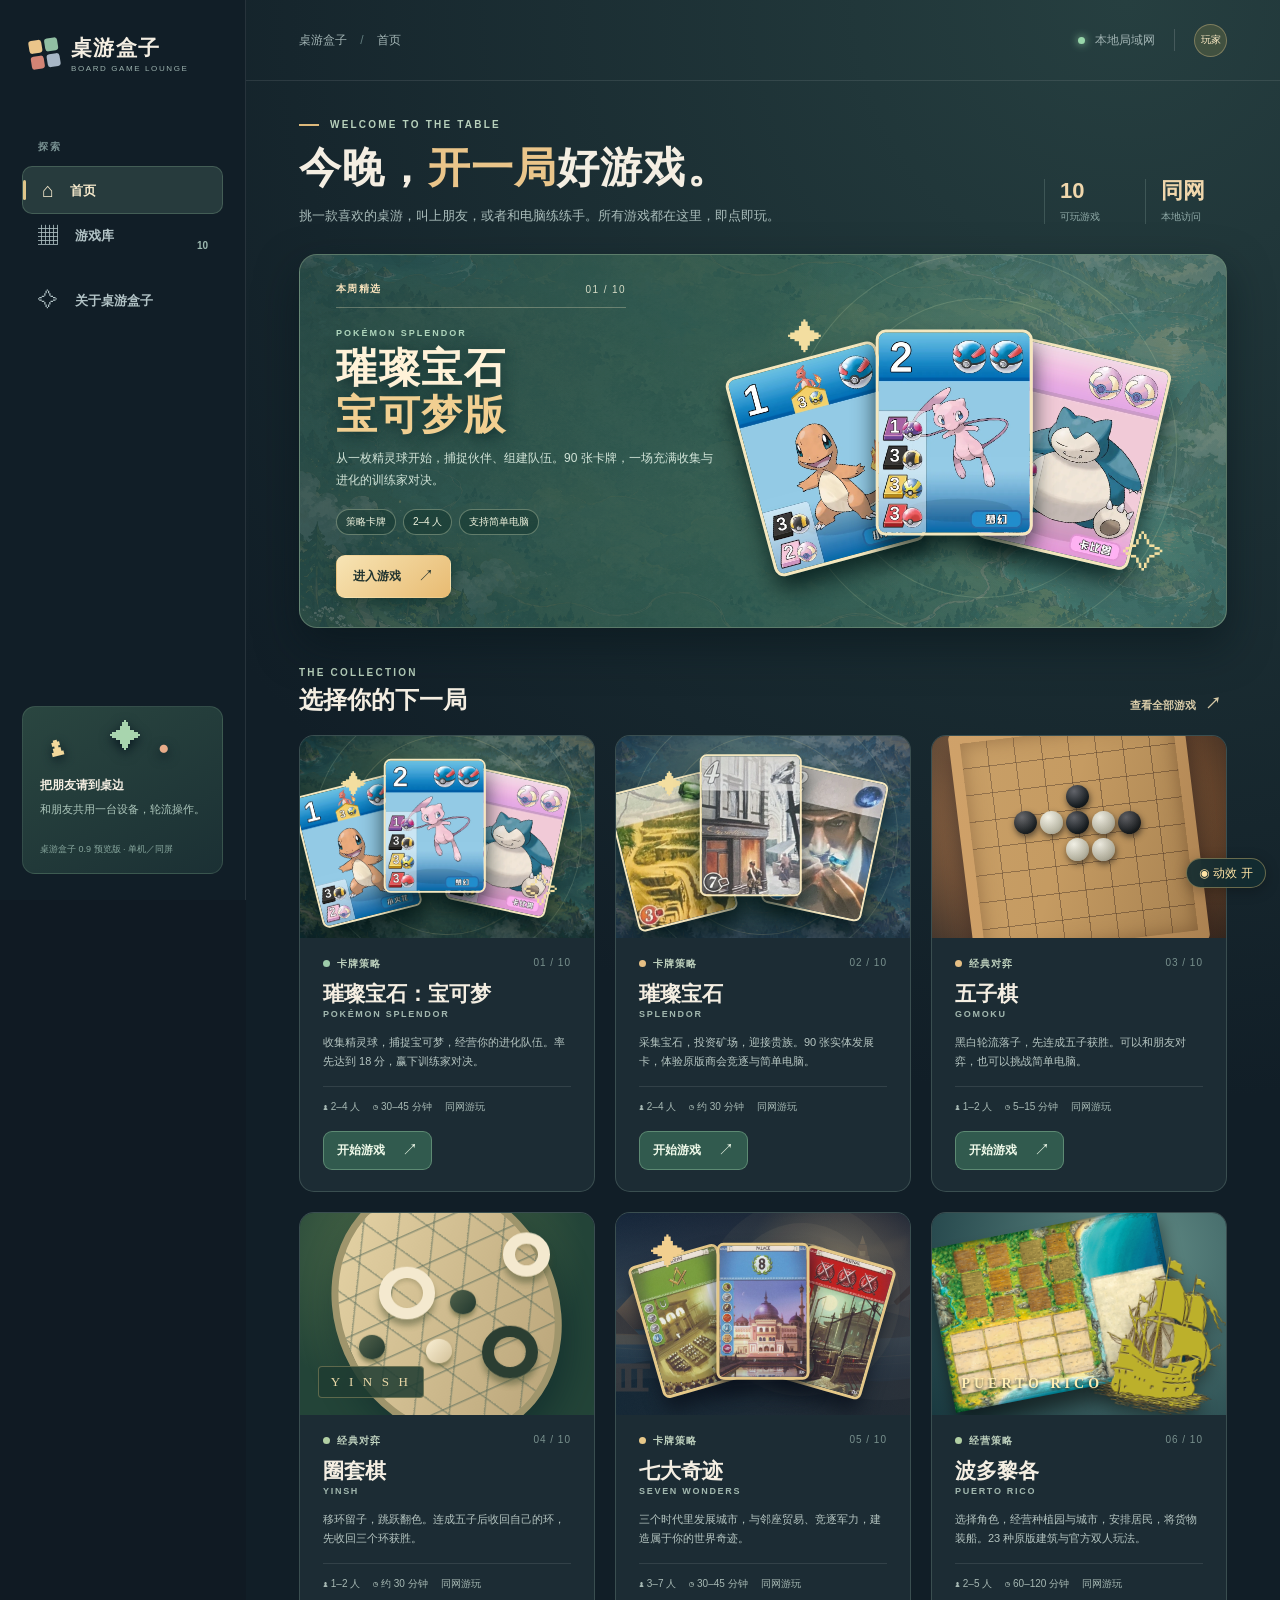
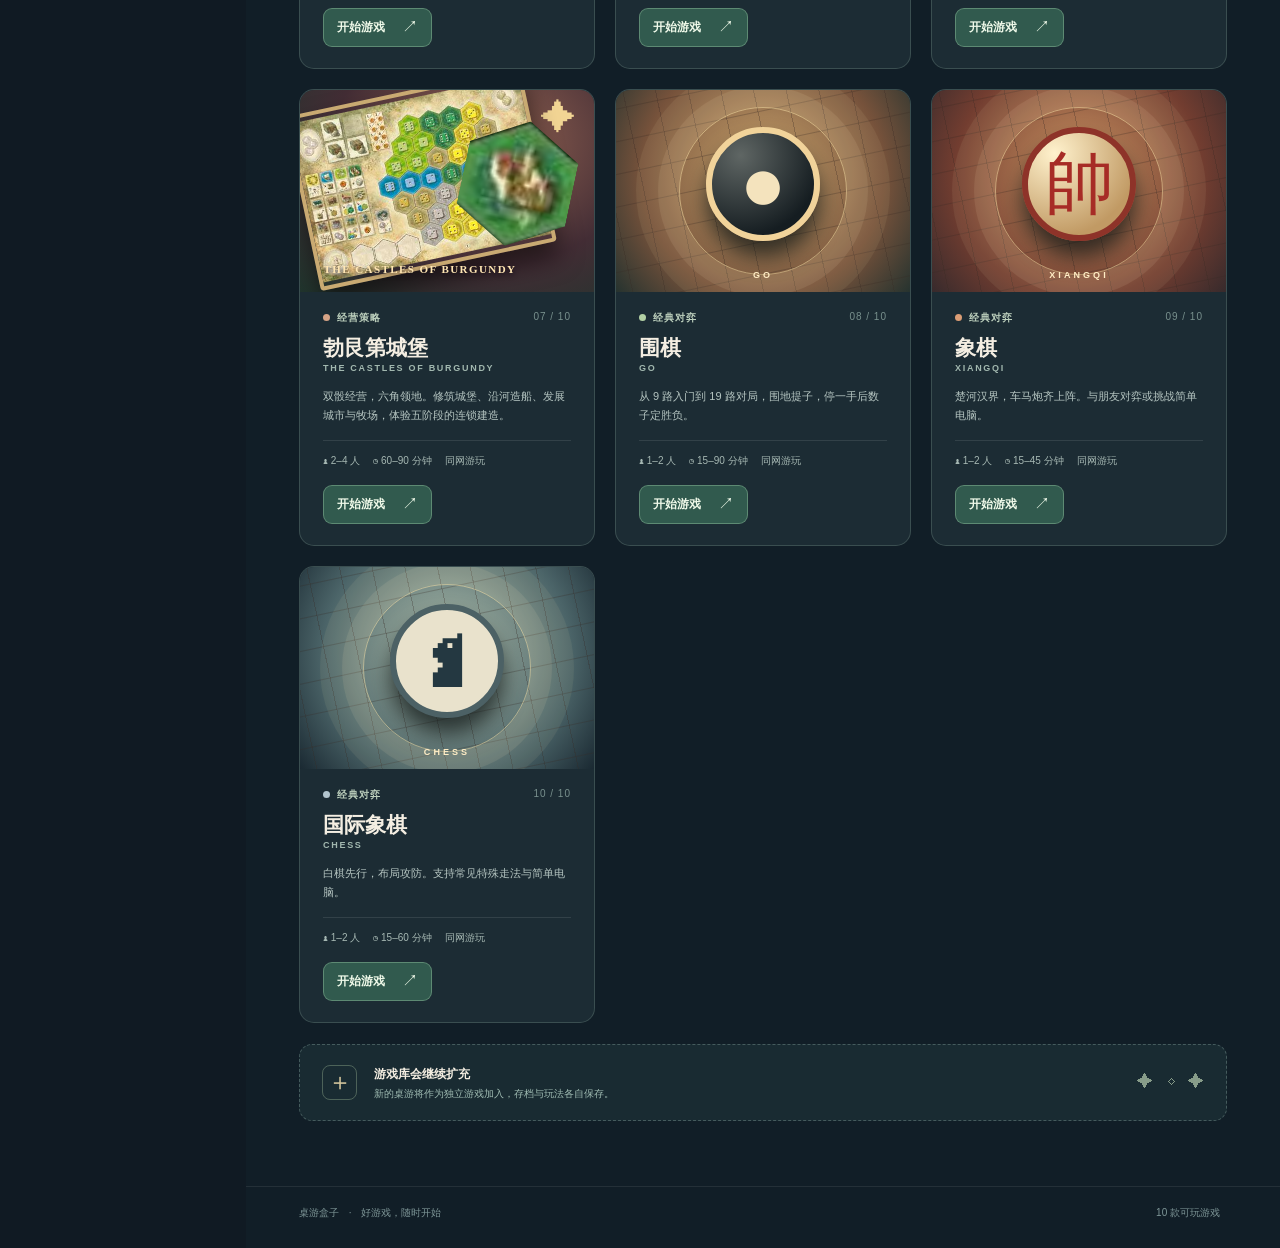
<file: site/index.html>
<!doctype html>
<html lang="zh-CN">
<head>
  <meta charset="utf-8">
  <meta name="viewport" content="width=device-width, initial-scale=1">
  <meta name="theme-color" content="#101b26">
  <meta name="apple-mobile-web-app-capable" content="yes">
  <link rel="manifest" href="manifest.webmanifest">
  <link rel="apple-touch-icon" href="assets/hub-icon-192.png">
  <title>桌游盒子 · 桌游中心</title>
  <link rel="stylesheet" href="css/hub.77747edf9154.css">
  <link rel="stylesheet" href="css/motion.83fe73f6543e.css">
</head>
<body>
  <div id="hub"></div>
  <script src="js/site-config.3f1294c97241.js"></script>
  <script src="js/motion.9ccf56e58eaf.js"></script>
  <script src="js/hub.57f5e50036a9.js"></script>
  <script src="js/pwa.4d9f9209f378.js"></script>
</body>
</html>
</file>
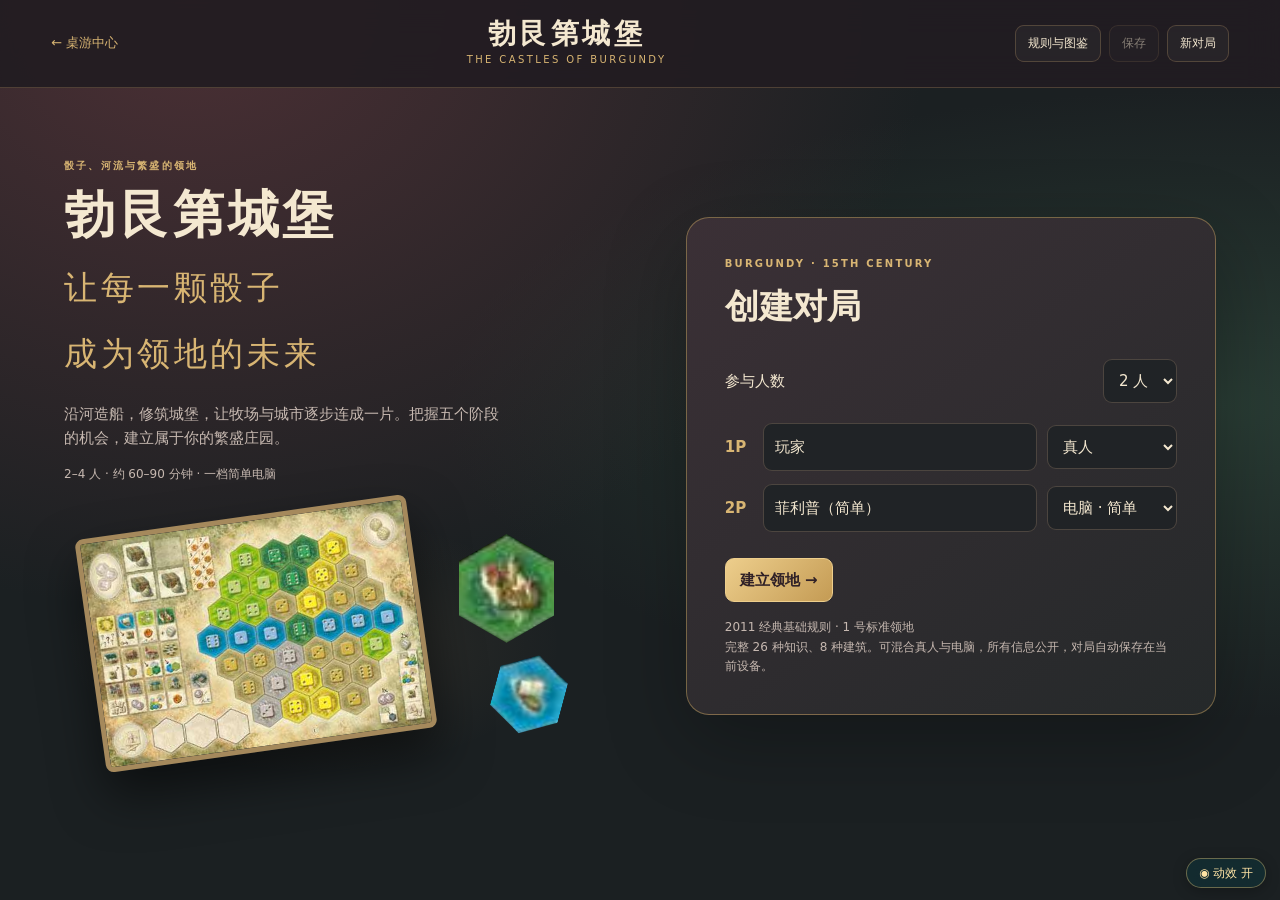
<file: site/burgundy.html>
<!doctype html>
<html lang="zh-CN">
<head>
  <meta charset="utf-8">
  <meta name="viewport" content="width=device-width, initial-scale=1">
  <meta name="theme-color" content="#302027">
  <meta name="apple-mobile-web-app-capable" content="yes">
  <link rel="manifest" href="manifest.webmanifest">
  <link rel="apple-touch-icon" href="assets/hub-icon-192.png">
  <title>勃艮第城堡 · 桌游盒子</title>
  <link rel="stylesheet" href="css/burgundy.9bb3a9e7ea66.css">
  <link rel="stylesheet" href="css/motion.83fe73f6543e.css">

</head>
<body>
  <div id="burgundy"></div>
  <div id="bu-overlay"></div>
  <script src="data/burgundy.024a9fff3164.js"></script>
  <script src="js/burgundy-engine.52939ba9c83a.js"></script>
  <script src="js/motion.9ccf56e58eaf.js"></script>

  <script src="js/burgundy-app.e5db9fbc4241.js"></script>
  <script src="js/pwa.4d9f9209f378.js"></script>
</body>
</html>
</file>
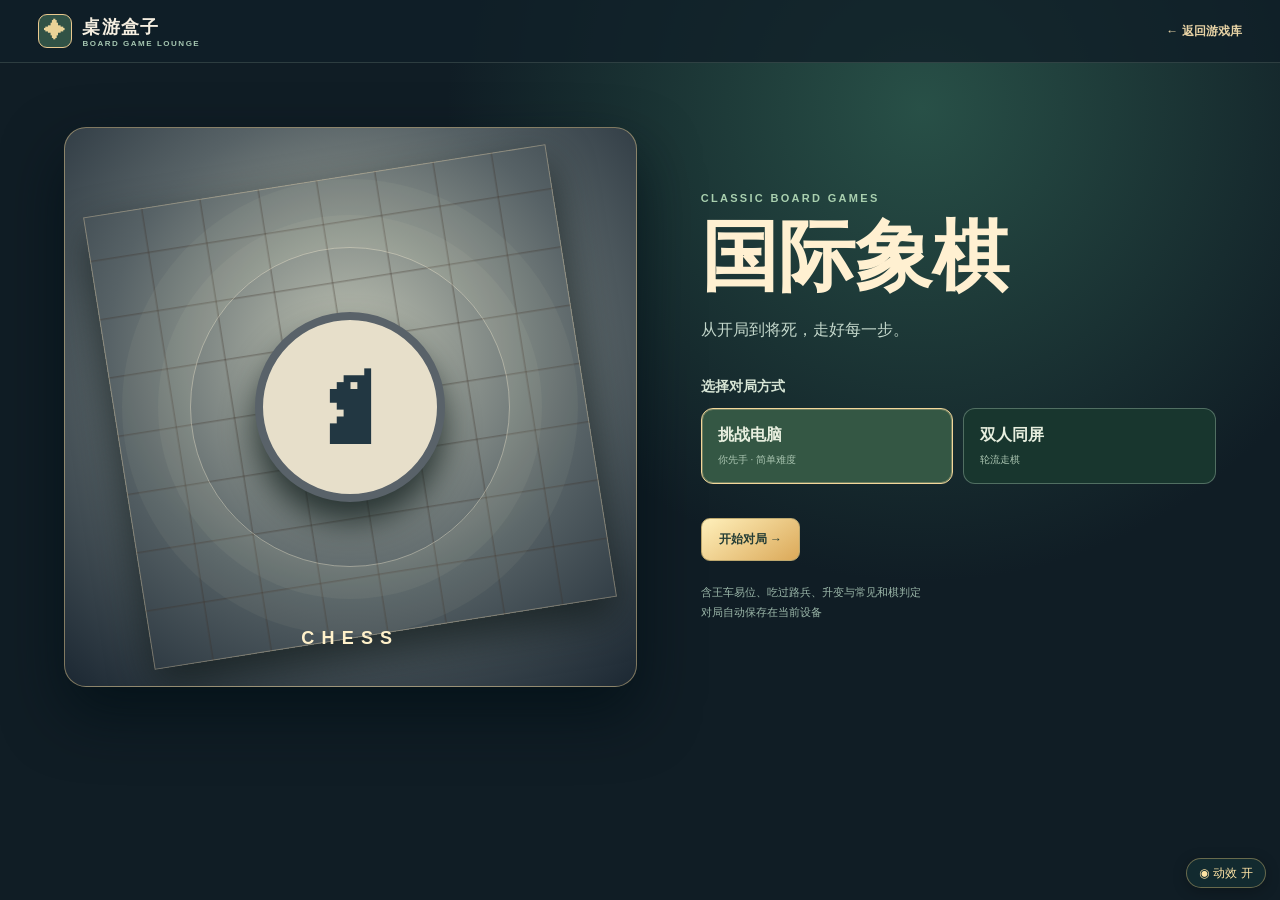
<file: site/chess.html>
<!doctype html><html lang="zh-CN"><head><meta charset="utf-8"><meta name="viewport" content="width=device-width,initial-scale=1"><meta name="theme-color" content="#172522"><meta name="apple-mobile-web-app-capable" content="yes"><link rel="manifest" href="manifest.webmanifest"><link rel="apple-touch-icon" href="assets/hub-icon-192.png"><title>国际象棋 · 桌游盒子</title><link rel="stylesheet" href="css/classic.b8bb7a5cb553.css">  <link rel="stylesheet" href="css/motion.83fe73f6543e.css">
</head><body data-game="chess"><div id="classic"></div><script src="js/classic-engine.19dfe5bb1877.js"></script><script src="js/motion.9ccf56e58eaf.js"></script><script src="js/classic-app.ada17cfba832.js"></script><script src="js/pwa.4d9f9209f378.js"></script></body></html>
</file>
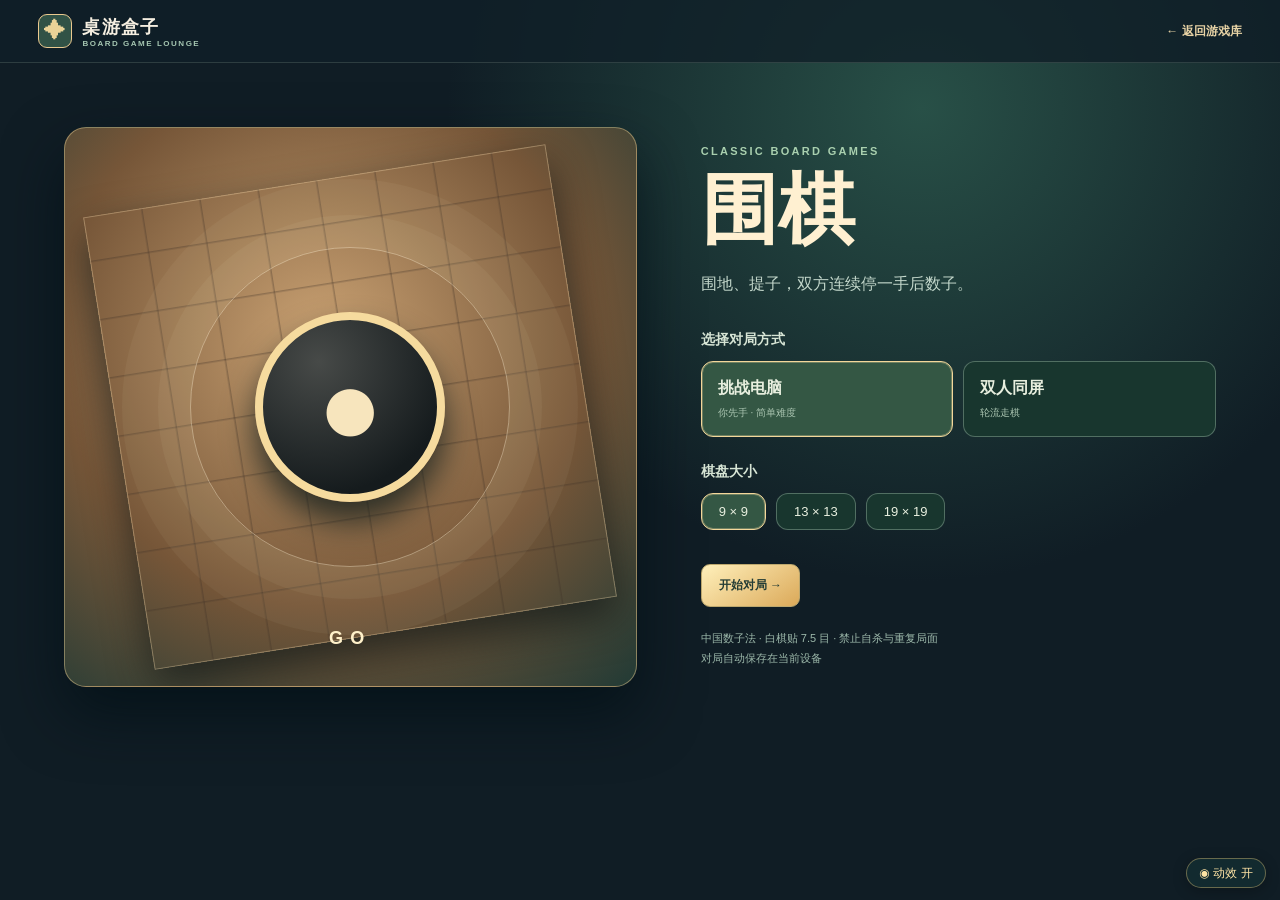
<file: site/go.html>
<!doctype html><html lang="zh-CN"><head><meta charset="utf-8"><meta name="viewport" content="width=device-width,initial-scale=1"><meta name="theme-color" content="#172522"><meta name="apple-mobile-web-app-capable" content="yes"><link rel="manifest" href="manifest.webmanifest"><link rel="apple-touch-icon" href="assets/hub-icon-192.png"><title>围棋 · 桌游盒子</title><link rel="stylesheet" href="css/classic.b8bb7a5cb553.css">  <link rel="stylesheet" href="css/motion.83fe73f6543e.css">
</head><body data-game="go"><div id="classic"></div><script src="js/classic-engine.19dfe5bb1877.js"></script><script src="js/motion.9ccf56e58eaf.js"></script><script src="js/classic-app.ada17cfba832.js"></script><script src="js/pwa.4d9f9209f378.js"></script></body></html>
</file>
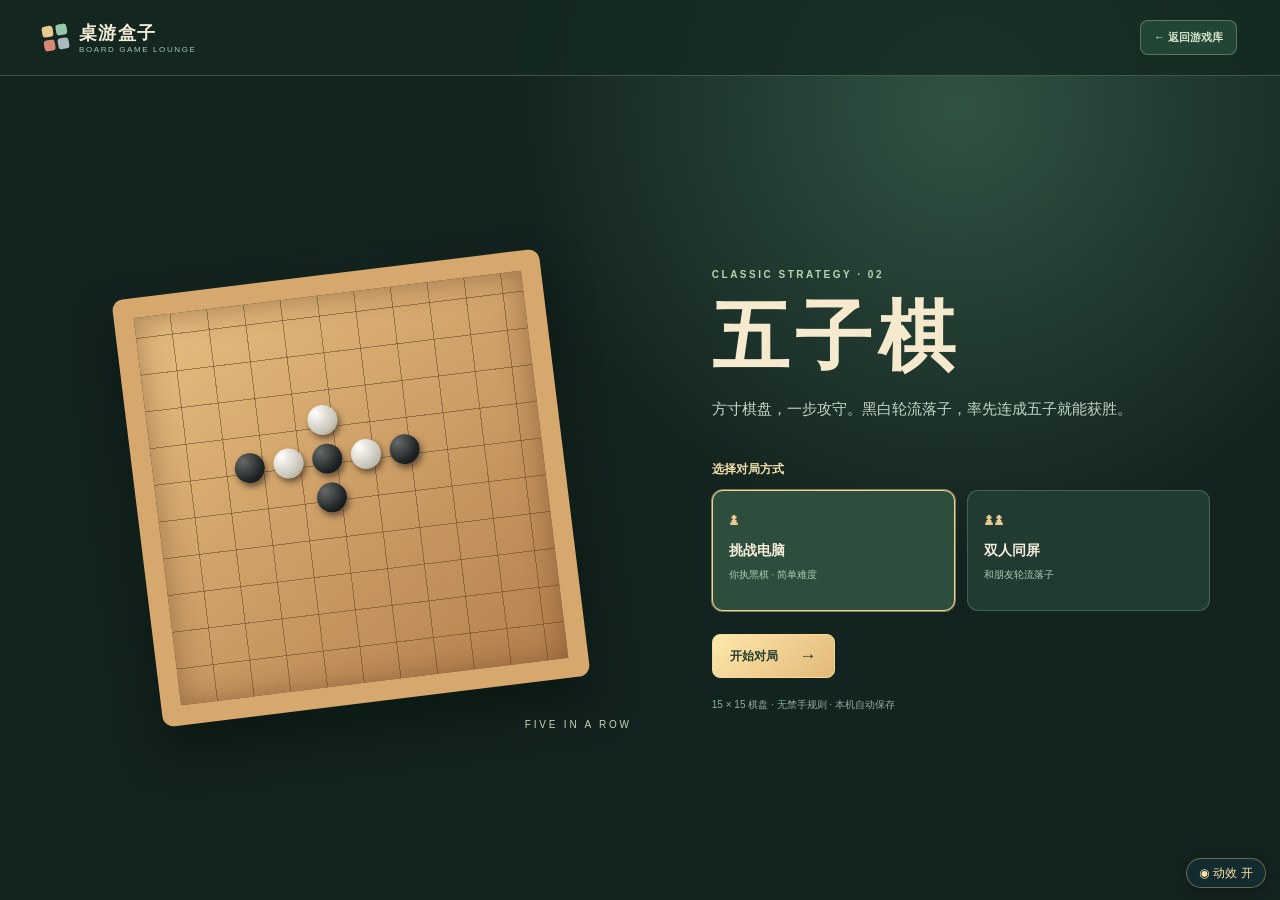
<file: site/gomoku.html>
<!doctype html>
<html lang="zh-CN">
<head>
  <meta charset="utf-8">
  <meta name="viewport" content="width=device-width, initial-scale=1">
  <meta name="theme-color" content="#172522">
  <meta name="apple-mobile-web-app-capable" content="yes">
  <link rel="manifest" href="manifest.webmanifest">
  <link rel="apple-touch-icon" href="assets/hub-icon-192.png">
  <title>五子棋 · 桌游盒子</title>
  <link rel="stylesheet" href="css/gomoku.23066d66bef6.css">
  <link rel="stylesheet" href="css/motion.83fe73f6543e.css">
</head>
<body>
  <div id="gomoku"></div>
  <script src="js/gomoku-engine.1132f995e02f.js"></script>
  <script src="js/motion.9ccf56e58eaf.js"></script>
  <script src="js/gomoku-app.ce5d6e030678.js"></script>
  <script src="js/pwa.4d9f9209f378.js"></script>
</body>
</html>
</file>
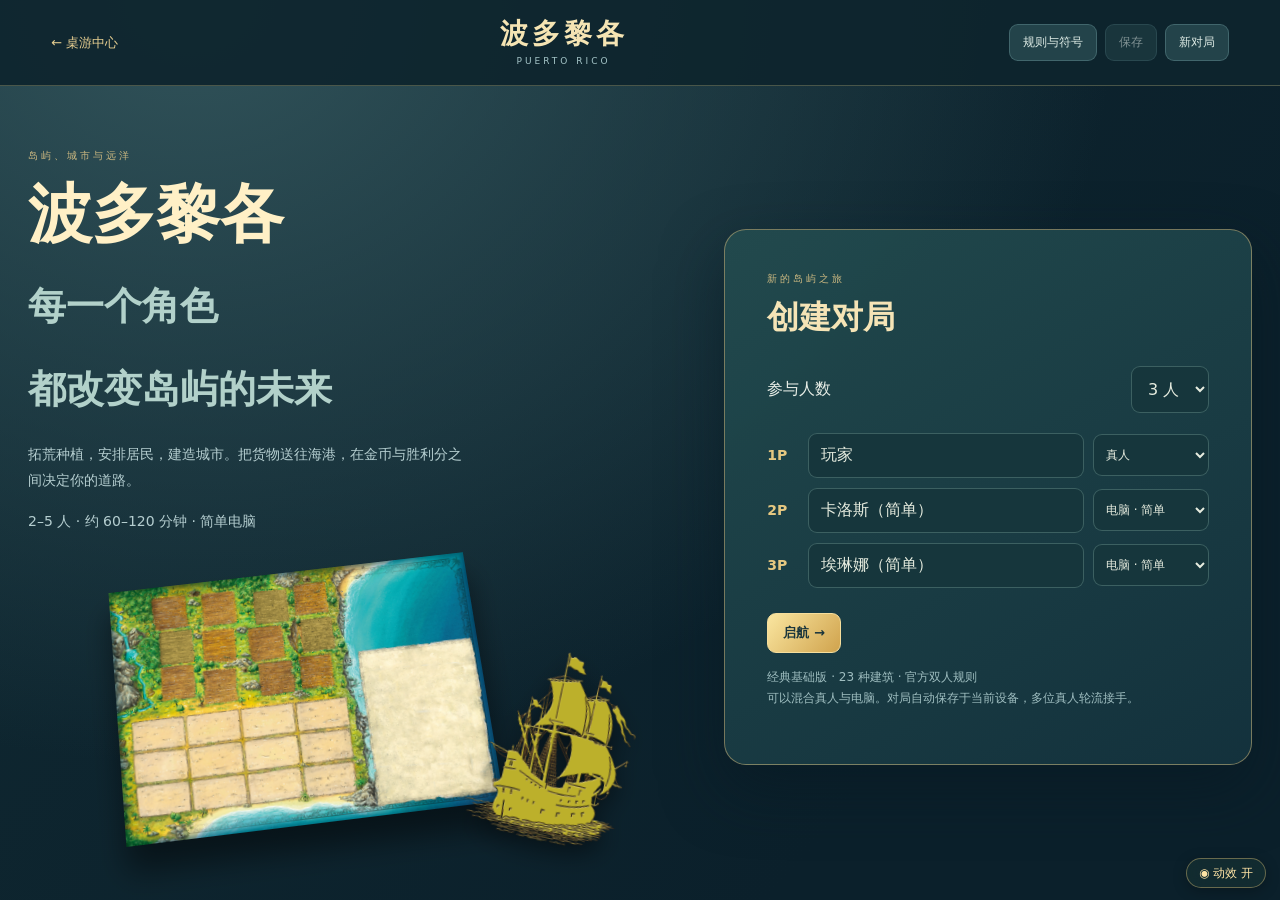
<file: site/puerto-rico.html>
<!doctype html>
<html lang="zh-CN">
<head>
  <meta charset="utf-8">
  <meta name="viewport" content="width=device-width, initial-scale=1">
  <meta name="theme-color" content="#102f37">
  <meta name="apple-mobile-web-app-capable" content="yes">
  <link rel="manifest" href="manifest.webmanifest">
  <link rel="apple-touch-icon" href="assets/hub-icon-192.png">
  <title>波多黎各 · 桌游盒子</title>
  <link rel="stylesheet" href="css/puerto.9880e47bc426.css">
  <link rel="stylesheet" href="css/motion.83fe73f6543e.css">
</head>
<body>
  <div id="puerto"></div>
  <div id="pr-overlay"></div>
  <script src="data/puerto-rico.b68ef5d1bb05.js"></script>
  <script src="js/puerto-engine.8b017ce5c9f0.js"></script>
  <script src="js/motion.9ccf56e58eaf.js"></script>
  <script src="js/puerto-app.a94802aa78de.js"></script>
  <script src="js/pwa.4d9f9209f378.js"></script>
</body>
</html>
</file>
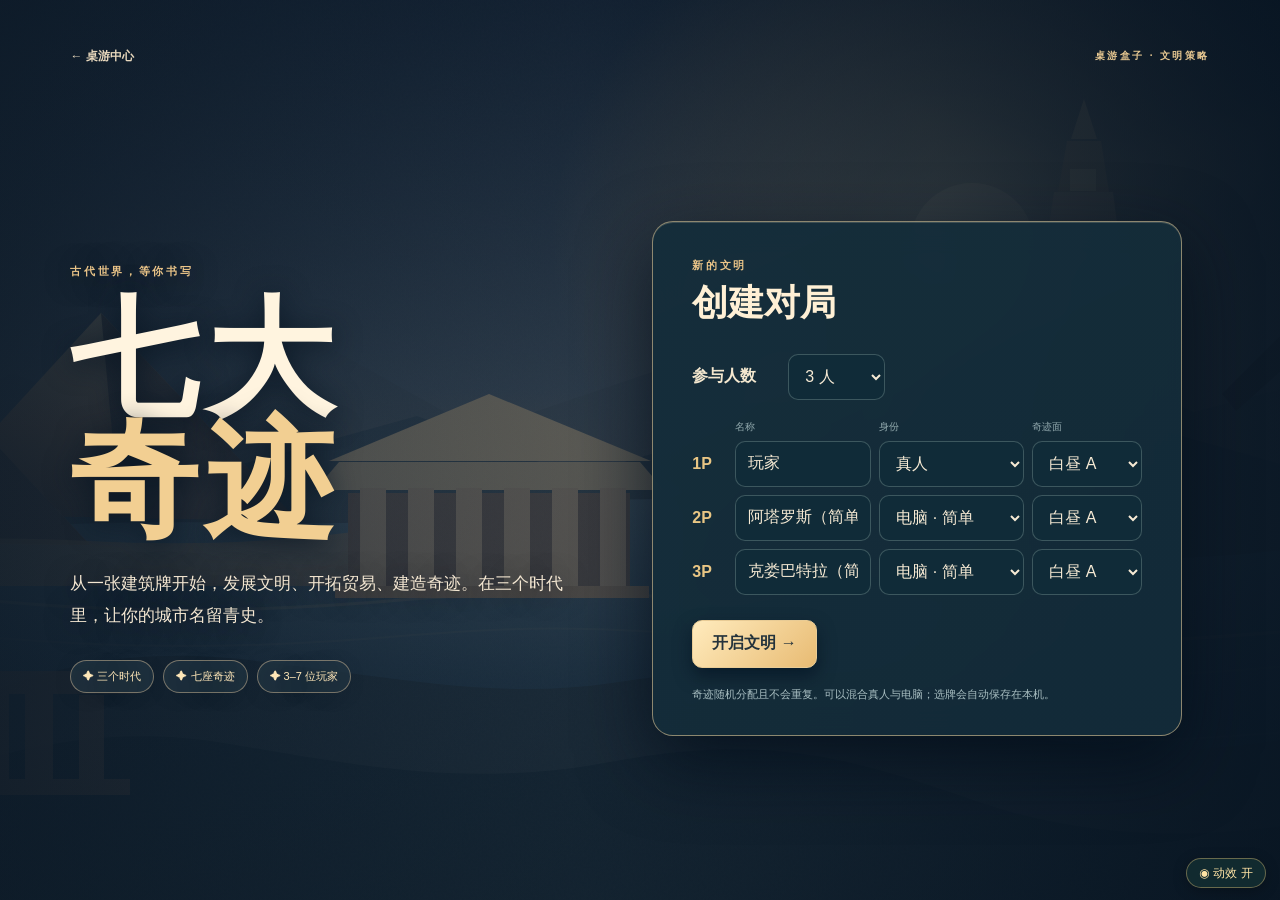
<file: site/seven-wonders.html>
<!doctype html>
<html lang="zh-CN">
<head>
  <meta charset="utf-8">
  <meta name="viewport" content="width=device-width, initial-scale=1">
  <meta name="theme-color" content="#142638">
  <meta name="apple-mobile-web-app-capable" content="yes">
  <link rel="manifest" href="manifest.webmanifest">
  <link rel="apple-touch-icon" href="assets/hub-icon-192.png">
  <title>七大奇迹 · 桌游盒子</title>
  <link rel="stylesheet" href="css/wonders.c71e773ab56b.css">
  <link rel="stylesheet" href="css/motion.83fe73f6543e.css">
</head>
<body>
  <div id="wonders"></div>
  <div id="wonders-overlay"></div>
  <script src="js/wonders-data.a652580cdada.js"></script>
  <script src="js/wonders-engine.3a1ba9565bfb.js"></script>
  <script src="js/motion.9ccf56e58eaf.js"></script>
  <script src="js/wonders-app.4c074758c7b0.js"></script>
  <script src="js/pwa.4d9f9209f378.js"></script>
</body>
</html>
</file>
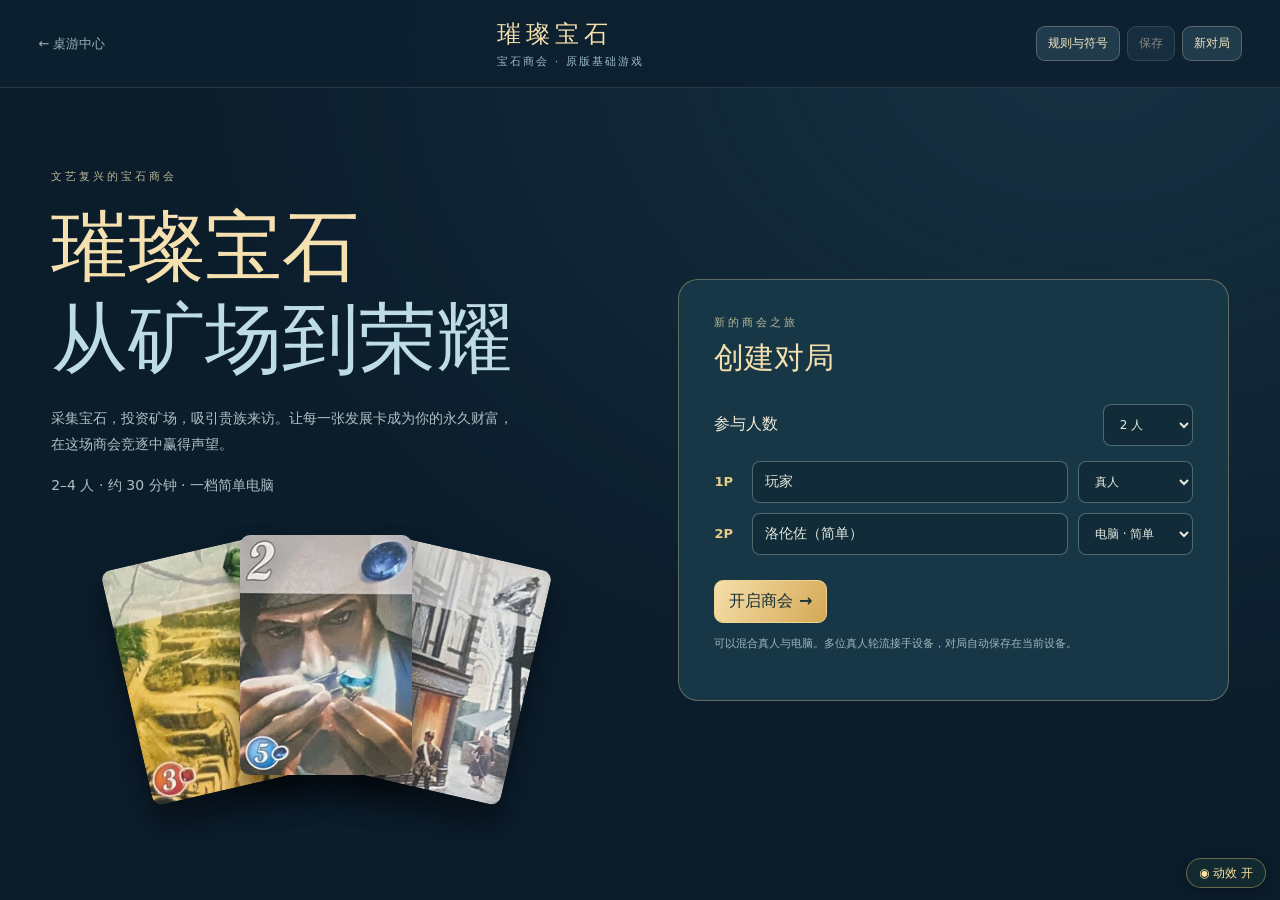
<file: site/splendor-classic.html>
<!doctype html>
<html lang="zh-CN">
<head>
  <meta charset="utf-8"><meta name="viewport" content="width=device-width,initial-scale=1">
  <meta name="theme-color" content="#102638"><title>璀璨宝石 · 桌游盒子</title>
  <link rel="icon" href="assets/hub-icon.png"><link rel="manifest" href="manifest.webmanifest">
  <link rel="stylesheet" href="css/base-splendor.1ff66d4b718d.css">
  <link rel="stylesheet" href="css/motion.83fe73f6543e.css">
</head>
<body><div id="base-splendor"></div><div id="b-overlay"></div>
  <script src="data/base-splendor.1dd160cdb65b.js"></script><script src="js/base-splendor-engine.f1d6dd031df6.js"></script>
  <script src="js/motion.9ccf56e58eaf.js"></script>
  <script src="js/base-splendor-app.061d2b440f6e.js"></script><script src="js/pwa.4d9f9209f378.js"></script>
</body></html>
</file>
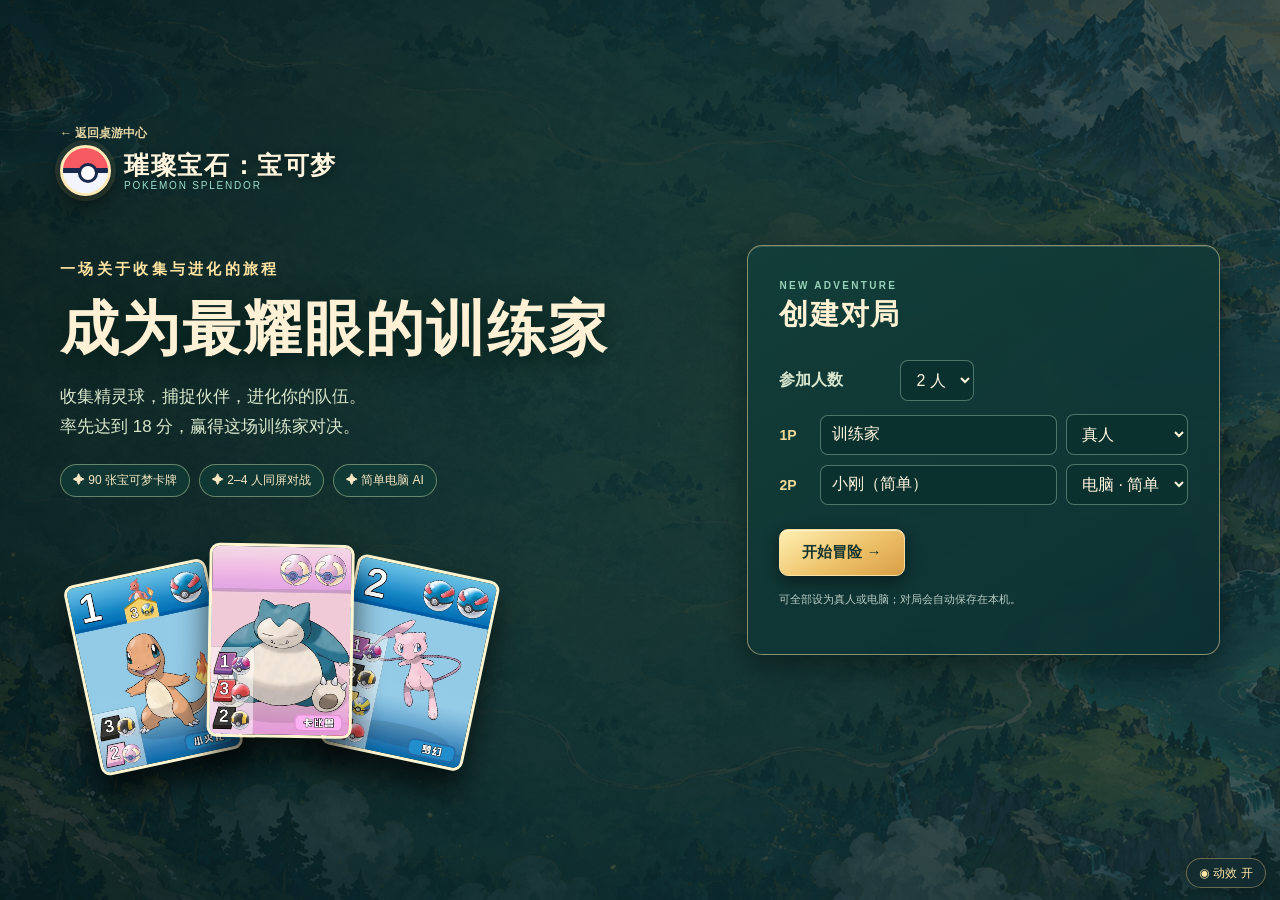
<file: site/splendor.html>
<!doctype html>
<html lang="zh-CN">
<head>
  <meta charset="utf-8">
  <meta name="viewport" content="width=device-width, initial-scale=1">
  <meta name="theme-color" content="#0b2b2b">
  <meta name="apple-mobile-web-app-capable" content="yes">
  <link rel="manifest" href="manifest.webmanifest">
  <link rel="apple-touch-icon" href="assets/hub-icon-192.png">
  <title>璀璨宝石：宝可梦 · 桌游盒子</title>
  <link rel="stylesheet" href="css/style.ed18622174cf.css">
  <link rel="stylesheet" href="css/game-v2.f4d48bd28881.css">
  <link rel="stylesheet" href="css/motion.83fe73f6543e.css">
</head>
<body>
  <div id="app"></div>
  <div id="overlay-root"></div>
  <script src="data/cards.d4d1c8c36339.js"></script>
  <script src="js/engine.d5989c890193.js"></script>
  <script src="js/ai.903c0c07755c.js"></script>
  <script src="js/motion.9ccf56e58eaf.js"></script>
  <script src="js/app.9f9d67dd45d3.js"></script>
  <script src="js/pwa.4d9f9209f378.js"></script>
</body>
</html>
</file>
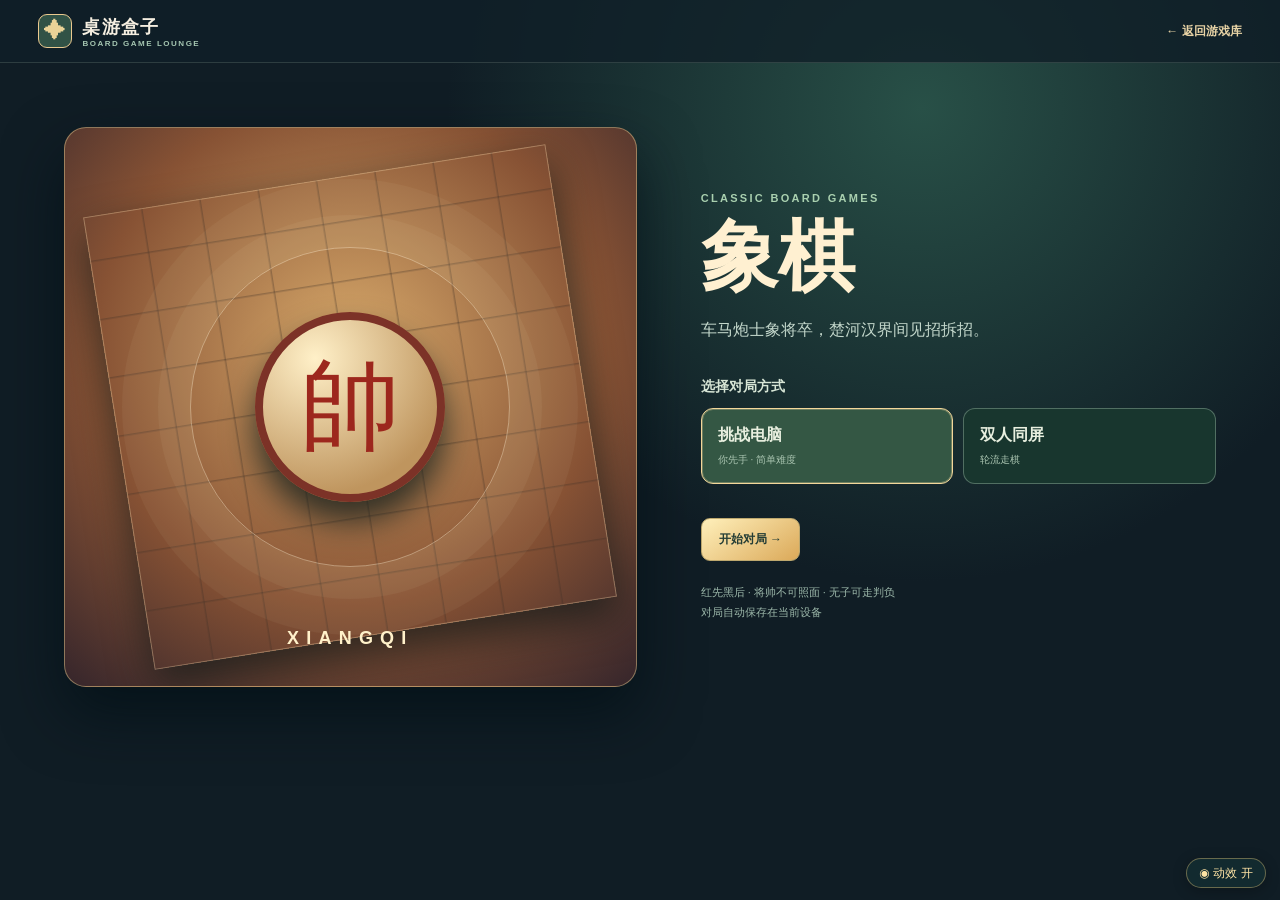
<file: site/xiangqi.html>
<!doctype html><html lang="zh-CN"><head><meta charset="utf-8"><meta name="viewport" content="width=device-width,initial-scale=1"><meta name="theme-color" content="#172522"><meta name="apple-mobile-web-app-capable" content="yes"><link rel="manifest" href="manifest.webmanifest"><link rel="apple-touch-icon" href="assets/hub-icon-192.png"><title>象棋 · 桌游盒子</title><link rel="stylesheet" href="css/classic.b8bb7a5cb553.css">  <link rel="stylesheet" href="css/motion.83fe73f6543e.css">
</head><body data-game="xiangqi"><div id="classic"></div><script src="js/classic-engine.19dfe5bb1877.js"></script><script src="js/motion.9ccf56e58eaf.js"></script><script src="js/classic-app.ada17cfba832.js"></script><script src="js/pwa.4d9f9209f378.js"></script></body></html>
</file>
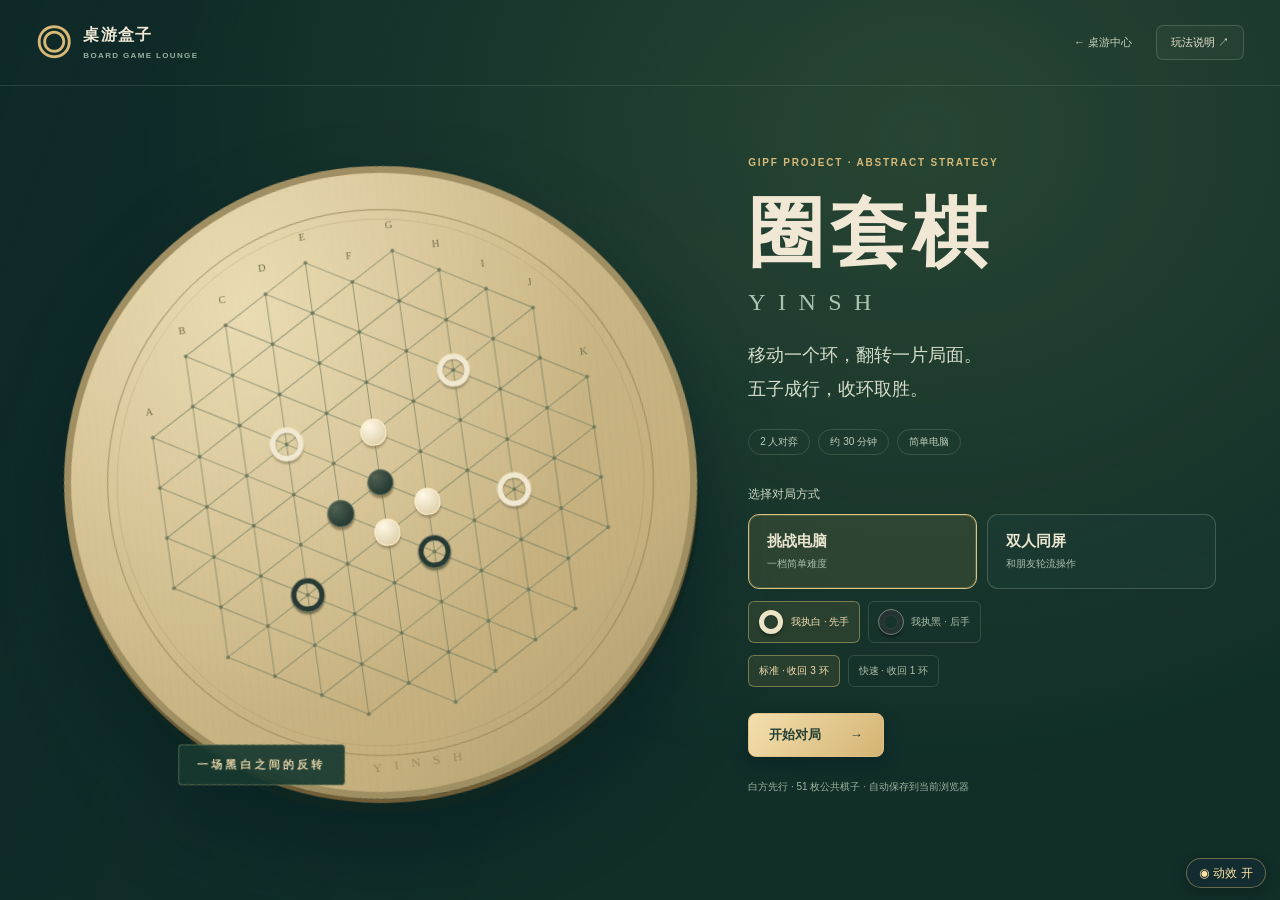
<file: site/yinsh.html>
<!doctype html>
<html lang="zh-CN">
<head>
  <meta charset="utf-8">
  <meta name="viewport" content="width=device-width, initial-scale=1, viewport-fit=cover">
  <meta name="theme-color" content="#183832">
  <link rel="manifest" href="manifest.webmanifest">
  <link rel="icon" href="assets/hub-icon.png">
  <title>圈套棋 · 桌游盒子</title>
  <link rel="stylesheet" href="css/yinsh.5ec0926ee825.css">
  <link rel="stylesheet" href="css/motion.83fe73f6543e.css">
  
</head>
<body>
  <div id="yinsh"></div>
  <div id="yinsh-overlay"></div>
  <script src="js/yinsh-engine.b9282e85a330.js"></script>
  <script src="js/motion.9ccf56e58eaf.js"></script>
  
  <script src="js/yinsh-app.afaf0c789733.js"></script>
  <script src="js/pwa.4d9f9209f378.js"></script>
</body>
</html>
</file>
<file: site/css/hub.77747edf9154.css>
:root{--bg:#101a23;--panel:#1b2a35;--muted:#9fb0b5;--cream:#f4eee2;--gold:#eac58a;--green:#93c7a6;--line:#ffffff18}
*{box-sizing:border-box}
html{scroll-behavior:smooth}
body{margin:0;color:var(--cream);background:var(--bg);font-family:"Microsoft YaHei UI","Microsoft YaHei","Segoe UI",sans-serif}
button,a{font:inherit}button{cursor:pointer}a{color:inherit;text-decoration:none}
button:focus-visible,a:focus-visible{outline:3px solid #f4cf87;outline-offset:3px}
.hub-shell{display:grid;grid-template-columns:246px minmax(0,1fr);min-height:100vh;max-width:1920px;margin:auto}
.hub-sidebar{position:sticky;top:0;display:flex;flex-direction:column;height:100vh;padding:34px 22px 26px;border-right:1px solid var(--line);background:#111e27;z-index:2}
.hub-brand{display:flex;align-items:center;gap:12px;padding:0 8px;margin-bottom:67px}
.hub-brand strong{display:block;font-size:21px;letter-spacing:.06em;white-space:nowrap}.hub-brand small{display:block;margin-top:2px;color:#9ab0ac;font-size:8px;letter-spacing:.2em;white-space:nowrap}
.hub-mark{display:grid;grid-template-columns:repeat(2,13px);grid-template-rows:repeat(2,13px);gap:3px;transform:rotate(-9deg);flex:none}
.hub-mark i{display:block;border-radius:3px;background:#eac58a}.hub-mark i:nth-child(2){background:#91bfa3}.hub-mark i:nth-child(3){background:#d38475}.hub-mark i:nth-child(4){background:#a7b6c5}
.sidebar-section-label{padding:0 16px;color:#789091;font-size:10px;font-weight:800;letter-spacing:.2em;margin-bottom:12px}
.hub-nav{display:grid;gap:7px}.hub-nav button{width:100%;height:48px;border:1px solid transparent;border-radius:10px;color:#b2c3c6;background:none;text-align:left;padding:0 14px;font-size:13px;font-weight:700}
.hub-nav button span{display:inline-grid;place-items:center;width:22px;margin-right:12px;font-size:20px;font-weight:400;vertical-align:-2px}
.hub-nav button b{float:right;line-height:48px;font-size:10px;color:#9db9b0}
.hub-nav button:hover,.hub-nav button.active{color:#f5e9cc;background:#273b3d;border-color:#93b89a46}
.hub-nav button.active:before{content:"";display:inline-block;width:3px;height:20px;border-radius:3px;background:#dfc68a;margin-left:-14px;margin-right:11px;vertical-align:-5px}
.hub-nav button.active span{margin-right:7px}
.sidebar-bottom{margin-top:auto;border:1px solid #8ab29635;border-radius:13px;padding:17px;background:linear-gradient(150deg,#2a4640,#1b3034)}
.sidebar-mini-art{height:51px;position:relative;color:#f3d99c;font-size:32px}.sidebar-mini-art span{position:absolute;filter:drop-shadow(0 4px 6px #081820)}.sidebar-mini-art span:nth-child(1){left:8px;top:3px;transform:rotate(-14deg)}.sidebar-mini-art span:nth-child(2){left:70px;top:-5px;color:#a8d5ae}.sidebar-mini-art span:nth-child(3){left:118px;top:13px;color:#e9ad8a;font-size:19px}
.sidebar-bottom strong{font-size:12px}.sidebar-bottom p{color:#adc7bc;font-size:11px;line-height:1.6;margin:7px 0 19px}.sidebar-bottom small{color:#87a69d;font-size:9px}
.hub-main{min-width:0;background:radial-gradient(circle at 85% 0,#263f40 0,transparent 37%),#111e27}
.hub-header{height:81px;padding:0 53px;display:flex;align-items:center;justify-content:space-between;border-bottom:1px solid var(--line);color:#a2b4b4;font-size:12px}
.breadcrumb span{margin:0 10px;color:#627c7e}.header-right{display:flex;align-items:center;gap:10px}.online-dot{width:7px;height:7px;border-radius:50%;background:#98d7aa;box-shadow:0 0 9px #98d7aa}.header-line{height:22px;width:1px;background:#ffffff27;margin:0 9px}.user-badge{width:33px;height:33px;border:1px solid #d9be8766;background:#415140;border-radius:50%;display:grid;place-items:center;color:#ffedc7;font-size:10px}
.page-content{max-width:1550px;padding:38px 53px 65px;margin:0 auto;min-height:calc(100vh - 143px)}
.eyebrow{display:flex;align-items:center;gap:11px;color:#b8d1bc;font-size:10px;font-weight:900;letter-spacing:.22em}.eyebrow-line{width:20px;height:2px;background:#ddb97b}
.welcome{display:flex;justify-content:space-between;align-items:end;gap:30px;margin-bottom:27px}.welcome h1,.library-intro h1{font-size:clamp(29px,3.3vw,48px);letter-spacing:.025em;line-height:1.25;margin:12px 0 9px;font-weight:900}.welcome h1 em{font-style:normal;color:#eac58a}.welcome p,.library-intro p{font-size:13px;color:#aabdbb;line-height:1.8;margin:0}.welcome-stats{display:flex;gap:19px;padding-bottom:3px}.welcome-stats div{min-width:82px;border-left:1px solid #78908a56;padding-left:15px}.welcome-stats strong{display:block;font-size:22px;line-height:1.1;color:#f0d7ac}.welcome-stats span{display:block;color:#91aba9;font-size:10px;margin-top:7px}
.feature-card{position:relative;min-height:355px;border:1px solid #a9c7a46b;border-radius:18px;overflow:hidden;display:grid;grid-template-columns:minmax(0,.9fr) minmax(0,1.1fr);background:radial-gradient(circle at 80% 37%,#60887780,transparent 36%),linear-gradient(112deg,#203c3a 0%,#254942 53%,#345851 100%);box-shadow:0 18px 42px #0714198c}
.feature-card:before{content:"";position:absolute;inset:0;pointer-events:none;background:linear-gradient(90deg,#142d2d30,#132c2b00 60%),url("../assets/board-map-v2.png") center/cover;opacity:.26;mix-blend-mode:screen}
.feature-copy{padding:27px 0 29px 36px;position:relative;z-index:1}.feature-label{display:flex;align-items:center;justify-content:space-between;border-bottom:1px solid #f2e3bf4d;padding-bottom:11px;color:#f6e1bb;font-size:10px;letter-spacing:.14em;font-weight:800;max-width:290px}.feature-label b{color:#d5dbc5;font-weight:500}
.feature-kicker{font-size:9px;letter-spacing:.22em;color:#b0d6bd;font-weight:800;margin-top:20px}.feature-copy h2{font-size:clamp(31px,3.2vw,48px);line-height:1.15;letter-spacing:.04em;margin:7px 0;color:#fff2d8;text-shadow:0 3px 16px #0c292a}.feature-copy h2 i{font-style:normal;color:#f1cf91}.feature-copy p{max-width:400px;color:#d2e4d8;font-size:12px;line-height:1.8;margin:9px 0 17px}
.feature-tags{display:flex;flex-wrap:wrap;gap:7px}.feature-tags span{border:1px solid #dce7bf5c;border-radius:99px;background:#1438318c;padding:5px 9px;font-size:10px;color:#eff3de}
.feature-actions{display:flex;align-items:center;gap:18px;margin-top:20px}.button{display:inline-flex;align-items:center;justify-content:space-between;gap:17px;border:1px solid transparent;border-radius:9px;padding:10px 16px;min-height:41px;font-weight:800;font-size:12px;white-space:nowrap;transition:transform .15s,background .15s,border-color .15s}.button:hover{transform:translateY(-2px)}.button span{font-size:16px;font-weight:500}
.button-gold{color:#20332f;background:linear-gradient(140deg,#f7e4b4,#e8bb72);box-shadow:0 5px 13px #08241d77}.button-primary{color:#eff9e9;background:#315a4e;border-color:#94c6a270}.button-primary:hover{background:#3c715c}.button-ghost{color:#b7d4c2;border-color:#6d9a8566;background:#17382f}.button-ghost:hover{background:#254b3d}.feature-resume{color:#f6e5bd;font-size:11px;font-weight:700}.feature-resume:hover{text-decoration:underline}
.cover{position:relative;overflow:hidden;min-height:197px;background:#243e3b}.cover-splendor{background:radial-gradient(circle at 58% 40%,#668777,#284340 56%,#10272b)}.cover-splendor:before{content:"";position:absolute;inset:0;background:url("../assets/board-map-v2.png") center/cover;opacity:.27}.cover-orbit{position:absolute;left:50%;top:49%;width:270px;height:270px;border:1px solid #daebba26;border-radius:50%;transform:translate(-50%,-50%) rotate(-18deg)}.orbit-b{width:200px;height:200px;border-color:#e9db9d2b}
.cover-card{position:absolute;width:102px;border:2px solid #f5e7be;border-radius:7px;box-shadow:0 14px 22px #001414ba;top:50%;left:50%;transform-origin:bottom center}.cover-card-a{transform:translate(-122%,-41%) rotate(-14deg)}.cover-card-b{transform:translate(-4%,-47%) rotate(12deg)}.cover-card-c{transform:translate(-62%,-58%) rotate(0);z-index:2}.cover-spark{position:absolute;color:#f3dea0;font-size:26px}.spark-a{left:14%;top:17%}.spark-b{right:12%;bottom:13%;font-size:35px}
.hero-cover{min-height:355px;background:none;overflow:visible}.hero-cover:before{opacity:0}.hero-cover .cover-orbit{width:390px;height:390px;left:52%;top:52%;border-color:#dce5b02b}.hero-cover .orbit-b{width:300px;height:300px}.hero-cover .cover-card{width:clamp(136px,12.2vw,188px);border-width:3px;border-radius:10px}.hero-cover .cover-card-a{transform:translate(-126%,-43%) rotate(-15deg)}.hero-cover .cover-card-b{transform:translate(1%,-45%) rotate(13deg)}.hero-cover .cover-card-c{transform:translate(-61%,-54%) rotate(0)}.hero-cover .spark-a{font-size:35px}.hero-cover .spark-b{font-size:42px}
.resume-strip{display:flex;align-items:center;gap:14px;border:1px solid #8ab39454;background:#203a36;border-radius:12px;padding:13px 17px;margin-top:17px}.resume-symbol{display:grid;place-items:center;width:42px;height:42px;border-radius:10px;color:#f2d198;background:#456350;font-size:25px}.resume-strip div:nth-child(2){display:grid;gap:2px;flex:1}.resume-strip small{color:#a8c9ad;font-size:9px}.resume-strip strong{font-size:13px}.resume-strip span{color:#b5c9b9;font-size:10px}.resume-strip a{font-size:11px;color:#f7e5b9;font-weight:800}.resume-strip a span{font-size:16px;color:#f7e5b9;margin-left:10px}
.section-heading{display:flex;align-items:end;justify-content:space-between;gap:18px;margin:39px 0 19px}.section-heading h2{font-size:24px;margin:6px 0 0}.text-button{border:0;background:none;color:#d8cba8;font-size:11px;font-weight:800}.text-button span{margin-left:6px;font-size:16px}.text-button:hover{text-decoration:underline}
.game-cards{display:grid;grid-template-columns:repeat(3,minmax(0,1fr));gap:20px}.game-card{min-width:0;border:1px solid #88a39a48;background:#1c2c34;border-radius:15px;overflow:hidden;transition:transform .15s,border-color .15s,box-shadow .15s}.game-card:hover{transform:translateY(-3px);border-color:#cbb684ad;box-shadow:0 14px 27px #05121770}.card-cover-link{display:block}.game-card .cover{height:202px}.game-card-body{padding:19px 23px 21px}.card-category{color:#bdd0bd;font-size:10px;letter-spacing:.1em;font-weight:800}.category-dot{display:inline-block;width:7px;height:7px;border-radius:50%;background:#9dccaa;margin-right:7px}.game-card.amber .category-dot{background:#e5bf84}.card-number{float:right;font-size:10px;color:#78908d;font-weight:400}.game-card h3{font-size:21px;margin:9px 0 1px}.game-en{color:#a2b8af;font-size:9px;letter-spacing:.19em;font-weight:700}.game-card p{font-size:11px;line-height:1.75;color:#b5c5c1;min-height:39px;margin:14px 0}.game-meta{display:flex;gap:13px;flex-wrap:wrap;padding:13px 0;border-top:1px solid #ffffff19;color:#a6b8b3;font-size:10px}.card-bottom{display:flex;gap:9px;align-items:center;margin-top:4px}.card-bottom .button{padding:8px 13px;min-height:36px}.card-bottom .button-ghost{font-size:10px}
.cover-gomoku{background:radial-gradient(circle at 50% 40%,#b88f59,#6d4b32 72%,#352923)}.cover-gomoku:after{content:"";position:absolute;inset:0;background:linear-gradient(105deg,#e6c19024,transparent 45%,#35200e3d);pointer-events:none}.cover-grid{position:absolute;width:236px;height:236px;left:50%;top:50%;transform:translate(-50%,-50%) rotate(-7deg);border:11px solid #cc9d64;border-radius:6px;background:repeating-linear-gradient(0deg,transparent 0 26px,#4f382776 26px 27px),repeating-linear-gradient(90deg,transparent 0 26px,#4f382776 26px 27px),#c59b62;box-shadow:0 12px 25px #2a1d1bcc,inset 0 0 19px #5f3c2080}
.cover-wonders{background:linear-gradient(90deg,#14233475,#2d2b3291),url('../assets/wonders-panorama.svg') center 47%/cover}.w-cover-sun{position:absolute;right:18%;top:15%;width:110px;height:110px;border:1px solid #f3d99d78;border-radius:50%;box-shadow:0 0 0 20px #f3d99d0e,0 0 0 43px #f3d99d0b}.w-cover-card{position:absolute;left:50%;top:48%;width:93px;height:137px;display:grid;place-items:center;border:3px solid #e5c888;border-radius:7px;background:linear-gradient(155deg,#906644,#2e4652 50%,#17283a);box-shadow:0 12px 18px #0a121dc9;color:#ffe8ae;font-family:Georgia,serif;font-size:48px;text-shadow:0 3px 8px #111b23}.w-cover-card.c1{transform:translate(-128%,-42%) rotate(-16deg)}.w-cover-card.c2{transform:translate(-50%,-49%) rotate(0);z-index:2}.w-cover-card.c3{transform:translate(26%,-41%) rotate(16deg)}.w-cover-laurel{position:absolute;left:12%;top:10%;font-size:35px;color:#f2cf8f}.game-card.royal .category-dot{background:#e7c889}
.w-cover-card{object-fit:cover;object-position:center 59%;display:block}
.cover-classic{background:radial-gradient(circle at 50% 42%,#d2ac72,#76523b 65%,#26332f)}.cover-xiangqi{background:radial-gradient(circle at 50% 42%,#d59d68,#723d30 66%,#372a2c)}.cover-chess{background:radial-gradient(circle at 50% 42%,#b6c5b2,#4b6468 66%,#1a2932)}.classic-cover-grid{position:absolute;inset:-22%;transform:rotate(-12deg);background:repeating-linear-gradient(0deg,transparent 0 31px,#382b2454 31px 32px),repeating-linear-gradient(90deg,transparent 0 31px,#382b2454 31px 32px);opacity:.85}.classic-cover-ring{position:absolute;left:50%;top:50%;width:168px;height:168px;transform:translate(-50%,-50%);border:1px solid #f9e3aa88;border-radius:50%;box-shadow:0 0 0 21px #f8e4b617,0 0 0 43px #f8e4b611}.classic-cover-piece{position:absolute;left:50%;top:47%;transform:translate(-50%,-50%);display:grid;place-items:center;width:114px;height:114px;border:6px solid #f1d39a;border-radius:50%;background:radial-gradient(circle at 28% 22%,#5f6664,#151d21 75%);box-shadow:0 16px 22px #101717c2;color:#f4e3bd;font-size:78px;font-family:Georgia,"KaiTi",serif}.cover-xiangqi .classic-cover-piece{border-color:#8e3329;background:radial-gradient(circle at 26% 20%,#fff2cd,#c19a64 75%);color:#a72c26;font-size:69px}.cover-chess .classic-cover-piece{background:#e9e2cc;border-color:#4c6165;color:#243841}.classic-cover-caption{position:absolute;left:50%;bottom:12px;transform:translateX(-50%);font-size:9px;font-weight:900;letter-spacing:.34em;color:#ffedc5}.game-card.jade .category-dot{background:#b2d0a4}.game-card.vermillion .category-dot{background:#db9d75}.game-card.slate .category-dot{background:#b2c5ce}
.stone{position:absolute;width:23px;height:23px;border-radius:50%;background:radial-gradient(circle at 35% 27%,#f4f3e8,#b7b5a3 67%,#89877c);box-shadow:1px 3px 6px #241f1bb3}.stone-1,.stone-3,.stone-5,.stone-7{background:radial-gradient(circle at 35% 27%,#62646a,#161c20 68%,#060809)}.stone-1{left:calc(50% - 65px);top:calc(50% - 26px)}.stone-2{left:calc(50% - 39px);top:calc(50% - 26px)}.stone-3{left:calc(50% - 13px);top:calc(50% - 26px)}.stone-4{left:calc(50% + 13px);top:calc(50% - 26px)}.stone-5{left:calc(50% + 39px);top:calc(50% - 26px)}.stone-6{left:calc(50% - 13px);top:calc(50% + 1px)}.stone-7{left:calc(50% - 13px);top:calc(50% - 52px)}.stone-8{left:calc(50% + 13px);top:calc(50% + 1px)}
.coming-banner{display:flex;align-items:center;gap:17px;margin-top:21px;padding:19px 22px;border:1px dashed #829e986d;border-radius:13px;background:#192b32}.coming-icon{display:grid;place-items:center;width:35px;height:35px;border-radius:8px;border:1px solid #aecaa25a;color:#d4c69d;font-size:24px}.coming-banner strong{font-size:12px}.coming-banner p{font-size:10px;color:#9fbbb2;margin:4px 0 0}.coming-decoration{margin-left:auto;color:#879c89;white-space:nowrap}
.library-intro{margin:22px 0 35px}.library-intro h1{font-size:44px;margin:13px 0 8px}.library-tools{display:flex;align-items:center;justify-content:space-between;margin-bottom:18px}.library-tools>span{font-size:11px;color:#91aca5}.filter-list{display:flex;gap:8px;flex-wrap:wrap}.filter-list button{border:1px solid #829b9370;background:#1e3139;border-radius:99px;color:#aec1b9;padding:7px 15px;font-size:11px}.filter-list button:hover,.filter-list button.active{background:#3b6052;border-color:#bfdbbb;color:#fff2d7}
.about-grid{display:grid;grid-template-columns:repeat(3,1fr);gap:16px;margin:43px 0 26px}.about-grid article{border:1px solid #80a29866;border-radius:14px;background:linear-gradient(150deg,#28413d,#1b2c35);padding:25px;min-height:220px}.about-grid article span{font-family:Georgia,serif;font-size:34px;color:#e3c18c}.about-grid h2{font-size:18px;margin:27px 0 8px}.about-grid p{color:#b1c4bc;font-size:12px;line-height:1.75}.about-back{border:0}
.install-guide{border:1px solid #96bea47d;border-radius:15px;padding:24px 27px;margin:0 0 24px;background:linear-gradient(125deg,#294d42,#1b3439)}.install-guide h2{margin:8px 0;font-size:20px}.install-guide p{margin:0;max-width:790px;color:#bfd1c3;font-size:12px;line-height:1.9}
footer{padding:19px 53px 28px;border-top:1px solid #ffffff14;color:#7e9697;font-size:10px}footer span{margin:0 7px}.footer-right{float:right}
@media(max-width:1180px){.hub-shell{grid-template-columns:200px minmax(0,1fr)}.hub-sidebar{padding:26px 15px}.hub-main .page-content{padding:30px}.hub-header{padding:0 30px}.feature-copy{padding-left:27px}.hero-cover .cover-card{width:145px}.game-cards{grid-template-columns:repeat(2,minmax(0,1fr))}.game-card p{min-height:58px}}
@media(max-width:860px){.hub-shell{display:block}.hub-sidebar{position:static;width:100%;height:auto;padding:15px 22px;flex-direction:row;align-items:center;gap:22px}.hub-brand{margin:0}.sidebar-section-label,.sidebar-bottom{display:none}.hub-nav{display:flex;gap:2px}.hub-nav button{width:auto;height:38px;padding:0 9px;font-size:11px}.hub-nav button span{font-size:15px;margin-right:5px}.hub-nav button b,.hub-nav button.active:before{display:none}.hub-nav button.active span{margin-right:5px}.hub-header{height:53px}.page-content{min-height:0}.feature-card{min-height:310px}.hero-cover{min-height:310px}.hero-cover .cover-card{width:115px}.welcome-stats{display:none}.about-grid{grid-template-columns:1fr 1fr}}
@media(max-width:620px){.hub-sidebar{display:block}.hub-brand{margin-bottom:12px}.hub-nav{justify-content:space-between}.hub-nav button{font-size:10px}.hub-header{padding:0 18px}.header-right{font-size:0}.header-right .online-dot,.header-right .header-line{display:none}.hub-main .page-content{padding:25px 17px 40px}.welcome h1,.library-intro h1{font-size:30px}.feature-card{display:block;min-height:470px}.feature-copy{padding:20px;position:relative;z-index:2}.feature-copy h2{font-size:33px}.feature-copy p{font-size:11px;max-width:290px}.feature-card .hero-cover{position:absolute;right:0;bottom:0;width:100%;height:220px;min-height:220px;opacity:.78}.hero-cover .cover-card{width:100px;top:45%;left:62%}.feature-actions{margin-top:11px}.game-cards{grid-template-columns:1fr}.game-card .cover{height:177px}.game-card p{min-height:0}.section-heading{margin-top:30px}.about-grid{grid-template-columns:1fr}.coming-decoration{display:none}footer{padding:20px}}
@media(prefers-reduced-motion:reduce){*,*:before,*:after{scroll-behavior:auto!important;transition-duration:.01ms!important}}

.cover-base{background:radial-gradient(ellipse at 50% 30%,#698692,#273c50 70%)}.cover-base .cover-card{aspect-ratio:630/880;object-fit:cover}

.cover-puerto{background:radial-gradient(circle at 70% 20%,#638d87,#193940);overflow:hidden;position:relative}.pr-cover-board{position:absolute;width:80%;height:85%;object-fit:contain;left:2%;top:5%;transform:rotate(-11deg);filter:drop-shadow(0 14px 9px #0008)}.pr-cover-ship{position:absolute;height:80%;width:45%;object-fit:contain;right:0;bottom:0;filter:drop-shadow(0 10px 8px #0006);transform:rotate(10deg)}.pr-cover-label{position:absolute;bottom:11%;left:10%;font:bold 14px Georgia,serif;letter-spacing:4px;color:#ffedb2;text-shadow:0 2px 3px #18302c}

.hub-nav .hub-online-link{display:flex;align-items:center;gap:12px;padding:14px 16px;color:#e9d2a1;text-decoration:none;border:1px solid #a2c5a533;border-radius:10px;margin:6px 0;background:#4a71651c;font-size:14px}.hub-online-link b{font-size:10px;background:#edd08d;color:#1d3940;border-radius:4px;padding:1px 5px;margin-left:auto}.card-bottom{flex-wrap:wrap}

.button-online{color:#c5dfc8;border:1px solid #95b69f66;background:#28413b55}.button-online:hover{background:#41614e99}
:root .cover-yinsh{background:radial-gradient(ellipse at 40% 20%,#57744c,#234438 67%);overflow:hidden}.yn-cover-grid{position:absolute;left:12%;top:-17%;width:76%;height:130%;transform:rotate(-24deg);border-radius:50%;border:7px solid #9f956c;background:repeating-linear-gradient(0deg,transparent 0 33px,#60715e9e 34px 35px),repeating-linear-gradient(60deg,transparent 0 33px,#60715e8c 34px 35px),repeating-linear-gradient(-60deg,transparent 0 33px,#60715e8c 34px 35px),linear-gradient(135deg,#e8d6a8,#b6a176);box-shadow:0 15px 35px #071f2577}.yn-cover-ring{position:absolute;width:19%;aspect-ratio:1;border:clamp(6px,1vw,12px) solid #f4e9cf;border-radius:50%;box-shadow:0 7px 6px #42503277,inset 0 3px 4px #52563344;transform:rotateX(20deg)}.yn-cover-ring.one{left:27%;top:26%}.yn-cover-ring.two{right:19%;top:55%;border-color:#2b3e32}.yn-cover-ring.three{right:15%;top:9%;width:16%}.yn-cover-marker{position:absolute;width:9%;aspect-ratio:1;border-radius:50%;background:linear-gradient(130deg,#faf0d5,#d3c199);box-shadow:0 4px 4px #5a613b99;transform:rotateX(20deg)}.yn-cover-marker.a{left:43%;top:62%}.yn-cover-marker.b{left:51%;top:38%;background:linear-gradient(130deg,#52634c,#21372e)}.yn-cover-marker.c{left:20%;top:60%;background:linear-gradient(130deg,#52634c,#21372e)}.yn-cover-label{position:absolute;bottom:8%;left:6%;padding:7px 12px;background:#203d32dd;border:1px solid #bdad7366;color:#ead8a8;font:13px Georgia,serif;letter-spacing:.24em;border-radius:4px}
.cover-burgundy{position:relative;overflow:hidden;background:radial-gradient(ellipse at 65% 25%,#956452,#432d35 58%,#20352d)}.bu-cover-map{position:absolute;height:91%;left:7%;top:0;transform:rotate(-12deg);border:4px solid #c9aa72;box-shadow:0 15px 25px #0008;border-radius:4px}.bu-cover-castle{position:absolute;right:7%;height:63%;top:15%;transform:rotate(12deg);filter:drop-shadow(0 15px 10px #0009)}.bu-cover-label{position:absolute;bottom:8%;left:8%;right:8%;font:bold 11px Georgia,serif;letter-spacing:.13em;color:#ffe6b3;text-shadow:0 2px 5px #160e1b}.bu-cover-stars{position:absolute;right:6%;top:4%;color:#f2d594;font-size:35px}.game-card.burgundy .category-dot{background:#d5a386}

.bu-cover-castle{clip-path:polygon(50% 0,100% 25%,100% 75%,50% 100%,0 75%,0 25%)}.bu-cover-map{height:88%;left:0;max-width:82%;object-fit:contain}
</file>
<file: site/css/motion.83fe73f6543e.css>
.bm-toggle{position:fixed;right:14px;bottom:12px;z-index:1600;border:1px solid #eacb7b66;border-radius:20px;background:#132d31e8;color:#ffe4a5;padding:7px 12px;font:500 12px/1.2 system-ui,sans-serif;cursor:pointer;box-shadow:0 3px 14px #0004;backdrop-filter:blur(10px)}
.bm-ghost{pointer-events:none!important;user-select:none!important;contain:layout style;will-change:transform,opacity}
.bm-confetti{position:fixed;width:7px;height:12px;border-radius:2px;pointer-events:none;z-index:1500;will-change:transform,opacity}
html[data-motion=on] button:not(:disabled):not([aria-disabled=true]){transition:filter .14s,box-shadow .18s,background-color .18s}
html[data-motion=on] button:not(:disabled):not([aria-disabled=true]):active{filter:brightness(1.22)}
html[data-motion=on] .modal,html[data-motion=on] .w-modal,html[data-motion=on] .b-modal,html[data-motion=on] .pr-modal,html[data-motion=on] .cb-modal,html[data-motion=on] .cb-dialog{animation:bm-dialog-in .28s cubic-bezier(.2,.75,.25,1) both}
html[data-motion=on] .gk-player.active,html[data-motion=on] .cb-player.active,html[data-motion=on] .w-player.active,html[data-motion=on] .player-card.active,html[data-motion=on] .b-player.active,html[data-motion=on] .pr-seat.active{box-shadow:0 0 0 1px #f6d78266,0 0 22px #eec46b14}
@keyframes bm-dialog-in{from{transform:translateY(16px) scale(.96);opacity:0}to{transform:translateY(0) scale(1);opacity:1}}
@keyframes bm-thinking{0%,100%{opacity:.4;transform:scale(.8)}50%{opacity:1;transform:scale(1)}}
html[data-motion=on] .w-hourglass{animation:bm-thinking 1.2s ease-in-out infinite}
html[data-motion=off] *,html[data-motion=off] *::before,html[data-motion=off] *::after{animation:none!important;transition:none!important;scroll-behavior:auto!important}
@media(max-width:600px){.bm-toggle{right:8px;bottom:8px;padding:6px 9px;font-size:11px}}
</file>
<file: site/css/burgundy.9bb3a9e7ea66.css>
@charset "UTF-8";
:root{color-scheme:dark;--bu-ink:#f4e8d0;--bu-muted:#c6b8b0;--bu-gold:#d8b573;--bu-wine:#8c4e58;--bu-line:#c4a16a46;--bu-panel:#30282c;--bu-bg:#1b2022;--bu-serif:Georgia,"Noto Serif SC","Songti SC",SimSun,serif}
*{box-sizing:border-box}body{margin:0;background:radial-gradient(ellipse at 15% 0,#4c3035 0,transparent 48%),radial-gradient(ellipse at 95% 45%,#293c34,transparent 45%),var(--bu-bg);color:var(--bu-ink);font:15px/1.6 system-ui,"Microsoft YaHei",sans-serif;min-height:100vh}button,input,select{font:inherit}button,a,select,input{-webkit-tap-highlight-color:transparent}button{color:var(--bu-ink);background:#ffffff09;border:1px solid var(--bu-line);border-radius:9px;padding:9px 14px;cursor:pointer;touch-action:manipulation}button:hover{background:#d8b57320;border-color:#d8b57a}button:focus-visible,a:focus-visible,select:focus-visible,input:focus-visible{outline:3px solid #f6d48b;outline-offset:3px}button[aria-disabled=true]{opacity:.48;cursor:help}button[aria-disabled=true]:hover{opacity:.8}.bu-primary{background:linear-gradient(135deg,#edce8c,#c49b54);color:#302127;font-weight:800;border-color:#edce8c}.bu-primary:hover{background:#f0d69d}a{color:var(--bu-gold);text-decoration:none}h1,h2,h3,p{margin-top:0}h1,h2{font-family:var(--bu-serif)}h2{font-size:24px;margin-bottom:7px}h3{font-size:17px;margin-bottom:8px}.bu-top{min-height:88px;border-bottom:1px solid var(--bu-line);background:#211c22e8;display:flex;align-items:center;justify-content:space-between;gap:22px;padding:14px 4%;backdrop-filter:blur(16px)}.bu-top>a{font-size:13px}.bu-brand{font:700 28px/1.2 var(--bu-serif);letter-spacing:.12em;text-align:center}.bu-brand small{display:block;font:10px/2 system-ui;letter-spacing:.24em;color:var(--bu-gold)}.bu-top-actions{display:flex;gap:8px;flex-wrap:wrap}.bu-top-actions button{font-size:12px;padding:8px 12px}.bu-eyebrow{font-size:10px;letter-spacing:.22em;color:var(--bu-gold);text-transform:uppercase;font-weight:750;margin-bottom:8px}.bu-small{color:var(--bu-muted);font-size:12px}.bu-setup{max-width:1370px;display:grid;grid-template-columns:1.05fr 1fr;align-items:center;gap:65px;margin:0 auto;padding:70px 5% 80px}.bu-hero h1{font:700 clamp(38px,4vw,62px)/1.3 var(--bu-serif);letter-spacing:.07em;margin-bottom:20px}.bu-hero h1 em{font-weight:400;font-size:.65em;color:var(--bu-gold);font-style:normal}.bu-hero>p{max-width:440px;color:var(--bu-muted)}.bu-hero-art{height:260px;position:relative;max-width:500px;margin-top:30px;border-radius:50%;background:radial-gradient(ellipse,#b98f5b22,transparent 70%)}.bu-hero-map{position:absolute;left:5%;height:235px;top:2px;transform:rotate(-8deg);border-radius:8px;box-shadow:0 25px 50px #0008;border:5px solid #a5895c;image-rendering:auto}.bu-hero-tile{position:absolute;width:95px;right:2%;top:20px;filter:drop-shadow(0 10px 10px #0008)}.bu-hero-tile.two{right:0;top:140px;width:70px;transform:rotate(15deg)}.bu-setup-panel{background:linear-gradient(145deg,#3b3036,#25292a);border:1px solid #b9985c8c;border-radius:23px;padding:38px;box-shadow:0 25px 80px #0004}.bu-setup-panel h2{font-size:34px;margin-bottom:25px}.bu-count{display:flex;align-items:center;justify-content:space-between;margin-bottom:20px}.bu-count select,.bu-seat-input select,.bu-seat-input input{color:var(--bu-ink);background:#202326;border:1px solid #967f685f;border-radius:9px;padding:11px;min-width:0}.bu-seat-input{display:grid;grid-template-columns:28px minmax(80px,1fr) 130px;gap:10px;margin-bottom:13px;align-items:center}.bu-seat-input b{color:var(--bu-gold)}.bu-setup-buttons{display:flex;gap:10px;margin:26px 0 16px;flex-wrap:wrap}.bu-setup-panel p{margin-bottom:0}.bu-main{max-width:1650px;margin:auto;padding:24px 3.2% 90px}.bu-banner{display:flex;justify-content:space-between;align-items:center;gap:20px;margin-bottom:20px}.bu-banner h1{font-size:clamp(22px,2.3vw,32px);margin-bottom:6px}.bu-banner p{font-size:13px;color:var(--bu-muted);margin:0;max-width:790px}.bu-progress{display:flex;align-items:center;gap:7px;flex-shrink:0}.bu-era{padding:8px 13px;border:1px solid var(--bu-line);border-radius:8px;text-align:center;color:#9f9590;font:20px var(--bu-serif)}.bu-era small{display:block;font:9px/1.8 system-ui;letter-spacing:0}.bu-era.active{color:#f5d797;background:#c7a46c20;border-color:#dbba7d}.bu-era.done{opacity:.4}.bu-white{display:flex;align-items:center;gap:8px;border-left:1px solid var(--bu-line);padding-left:14px;margin-left:5px}.bu-white span{font-size:11px;color:var(--bu-muted)}.bu-die-face{display:inline-block;width:40px;height:40px;vertical-align:middle;filter:drop-shadow(0 3px 2px #0003)}.bu-white .bu-die-face{width:34px;height:34px}.bu-die-face rect{fill:#eee2c8;stroke:#fff0ce;stroke-width:1}.bu-die-face circle{fill:#59353e}.bu-players{display:grid;grid-template-columns:repeat(var(--players),minmax(0,1fr));gap:12px;margin-bottom:21px}.bu-seat{border:1px solid var(--bu-line);border-top:3px solid var(--seat-color);background:linear-gradient(140deg,#3a3135aa,#242a2b);border-radius:12px;padding:13px 17px;min-width:0}.bu-seat.active{border-color:#d8b573;background:linear-gradient(130deg,#56403c,#302a2b);box-shadow:0 0 0 1px #dbb37033}.bu-seat.viewing{box-shadow:0 0 0 2px #ded0b729}.bu-seat-head{display:flex;align-items:center;justify-content:space-between;gap:8px;min-height:30px}.bu-seat-head b{white-space:nowrap;text-overflow:ellipsis;overflow:hidden}.bu-seat-head>span{font-size:10px;color:var(--bu-gold);white-space:nowrap}.bu-seat-stats{display:flex;gap:14px;align-items:center;margin:8px 0}.bu-stat{display:flex;align-items:center;gap:5px;font-size:14px}.bu-icon{display:inline-flex;align-items:center;justify-content:center;width:22px;height:22px;color:#efd398;border:1px solid #dfc88877;vertical-align:middle;font:bold 13px/1 var(--bu-serif)}.bu-icon.vp{border-radius:50%;background:#a3772b33}.bu-icon.silver{clip-path:polygon(30% 0,70% 0,100% 30%,100% 70%,70% 100%,30% 100%,0 70%,0 30%);background:linear-gradient(135deg,#d6d2c4,#747a82);color:#28272a;border:none}.bu-icon.worker{border-radius:4px;color:#4a3830;background:#d2bd8f}.bu-seat-foot{display:flex;justify-content:space-between;align-items:center;gap:4px;font-size:11px;color:var(--bu-muted)}.bu-seat-foot button{padding:3px 9px;font-size:11px}.bu-mini-dice .bu-die-face{width:23px;height:23px;margin-right:3px}.bu-mini-dice .spent{opacity:.27}.bu-goods-line{display:flex;gap:6px;align-items:center;min-height:28px;font-size:11px;color:var(--bu-muted);margin:5px 0 8px}.bu-good-mini{display:inline-flex;align-items:center;gap:3px}.bu-good-img{width:23px;height:23px;border-radius:3px;object-fit:contain}.bu-layout{display:grid;grid-template-columns:minmax(400px,1.05fr) minmax(390px,1fr);align-items:start;gap:22px}.bu-panel{border:1px solid var(--bu-line);border-radius:16px;background:linear-gradient(145deg,#383034d9,#24282bd9);padding:22px;min-width:0}.bu-panel-heading{display:flex;align-items:center;justify-content:space-between;gap:12px;margin-bottom:10px}.bu-panel-heading h2{margin:0}.bu-panel-heading small{color:var(--bu-muted);font-size:11px}.bu-controls{margin-bottom:16px;border:1px solid #c5a26766;background:#171c20a0;border-radius:12px;padding:15px}.bu-control-head{display:flex;justify-content:space-between;gap:10px;align-items:center;flex-wrap:wrap}.bu-dice{display:flex;gap:9px;align-items:center}.bu-die-button{display:flex;gap:5px;align-items:center;border-radius:10px;padding:5px 8px;position:relative}.bu-die-button.selected{background:#caaa6330;border-color:#e2bd75;box-shadow:0 0 0 1px #d9b570}.bu-die-button.spent{opacity:.38}.bu-die-button small{font-size:10px}.bu-command-row{display:flex;gap:8px;align-items:center;flex-wrap:wrap;margin-top:12px}.bu-command-row button{font-size:12px;padding:7px 11px}.bu-command-row .active{background:#9b754a44;border-color:#e5c98d}.bu-control-hint{font-size:12px;color:#e6cea6;margin:10px 0 0}.bu-ai{display:flex;align-items:center;gap:12px;color:#e5c98d}.bu-ai-dots{display:flex;gap:4px}.bu-ai-dots i{display:block;width:5px;height:5px;border-radius:50%;background:#e5c98d;animation:bu-thinking 1.3s infinite}.bu-ai-dots i:nth-child(2){animation-delay:.2s}.bu-ai-dots i:nth-child(3){animation-delay:.4s}.bu-bonus{background:#71513635;border:1px solid #e1b67480;padding:14px;border-radius:10px;margin-top:12px}.bu-bonus h3{color:#edcf98}.bu-bonus p{margin-bottom:8px;font-size:12px;color:#d8c8b1}.bu-bonus .bu-command-row{margin-top:8px}.bu-reserve{display:grid;grid-template-columns:repeat(3,minmax(0,1fr));gap:8px;margin:15px 0}.bu-reserve-item{background:#13191b6b;border:1px dashed #89735b99;border-radius:10px;min-height:125px;text-align:center;padding:7px;position:relative}.bu-reserve-item.selected{border:2px solid #eccb85;background:#9e7f4433;padding:6px}.bu-reserve-item>button{width:100%;height:100%;padding:0;border:none;background:none;font-size:12px;display:flex;flex-direction:column;align-items:center;justify-content:center;gap:4px}.bu-reserve-item b{font-size:12px}.bu-reserve-item small{font-size:10px;color:var(--bu-muted)}.bu-art{width:63px;aspect-ratio:1/1.14;position:relative;overflow:hidden;clip-path:polygon(50% 0,100% 25%,100% 75%,50% 100%,0 75%,0 25%);background:var(--tile-color,#c6a85d);flex-shrink:0;display:inline-block;vertical-align:middle}.bu-art img{width:100%;height:100%;object-fit:fill;display:block}.bu-art.building img{height:auto;position:absolute;top:0;width:100%}.bu-art.knowledge:not(.symbol) img{width:140%;height:140%;max-width:none;position:absolute;left:-20%;top:-20%}.bu-art.animal img{object-fit:contain;background:var(--tile-color)}.bu-art .bu-count-mark{position:absolute;bottom:7px;right:6px;background:#1e2623e8;border:1px solid #ffe2a9;color:#ffe9b5;font:bold 11px/1.1 system-ui;padding:2px 4px;border-radius:4px}.bu-estate-shell{padding:8px 3px 12px;border-radius:12px;background:radial-gradient(ellipse at 20% 30%,#7d855138,#1b332b55 60%,#34202c4a);border:1px solid #6a73515f}.bu-estate{position:relative;width:100%;aspect-ratio:1.10221}.bu-hex{position:absolute;width:13.83%;height:17.6%;transform:translate(-50%,-50%);padding:3px;border:0;border-radius:0;clip-path:polygon(50% 0,100% 25%,100% 75%,50% 100%,0 75%,0 25%);background:var(--tile-color);color:#272b26;overflow:visible;opacity:1!important;cursor:help}.bu-hex::before{content:"";position:absolute;inset:2px;clip-path:inherit;background:radial-gradient(ellipse at 40% 30%,#ffffff30,#00000012);z-index:-1}.bu-hex.empty{filter:saturate(.6);opacity:.83!important}.bu-hex:hover{background:var(--tile-color);filter:brightness(1.2);z-index:3}.bu-hex.valid{background:#f7db85;filter:drop-shadow(0 0 5px #ffe195);opacity:1!important;cursor:pointer;animation:bu-target 2s ease-in-out infinite}.bu-hex.valid::before{background:var(--tile-color);inset:4px}.bu-hex:focus-visible{filter:brightness(1.4);outline:0;box-shadow:inset 0 0 0 5px #fff0ad}.bu-hex .bu-die-number{font:bold clamp(14px,1.8vw,25px)/1 var(--bu-serif);display:block;margin-top:3px}.bu-hex .bu-type-mark{font-size:clamp(8px,.85vw,12px);font-weight:750;display:block;line-height:1.3}.bu-hex .bu-cost-mark{font-size:9px;display:block;background:#242722dd;color:#f2d798;border-radius:4px;max-width:40px;margin:2px auto}.bu-hex .bu-art{width:100%;height:100%;aspect-ratio:auto}.bu-hex .bu-art .bu-count-mark{bottom:10%;right:10%;font-size:10px}.bu-hex.filled{padding:0;background:#222d27}.bu-hex .bu-built-label{position:absolute;left:12%;right:12%;bottom:14%;font-size:clamp(7px,.68vw,10px);line-height:1.25;background:#182024d9;color:#fff4d9;border-radius:3px;text-shadow:0 1px #000}.bu-board-caption{display:flex;justify-content:space-between;gap:7px;font-size:11px;color:#cfbd98;margin:12px 3px 0}.bu-view-banner{border:1px solid #ccbb8c55;border-radius:8px;background:#73674522;font-size:12px;padding:8px 11px;display:flex;align-items:center;justify-content:space-between;margin-bottom:10px}.bu-view-banner button{font-size:11px;padding:4px 8px}.bu-regions{display:flex;flex-wrap:wrap;gap:5px;margin-top:14px}.bu-region{font-size:10px;padding:3px 6px;background:#ffffff06;border-radius:5px;border-left:3px solid var(--tile-color);color:#bbaea0}.bu-region.done{color:#ebd6a6;background:#b8a0651b}.bu-sell-grid{display:grid;grid-template-columns:repeat(3,minmax(0,1fr));gap:7px;margin-top:14px}.bu-sell{background:#1b20246b;border:1px solid #8d796b3d;border-radius:9px;padding:9px;min-width:0}.bu-sell-head{display:flex;gap:6px;align-items:center;font-size:12px}.bu-sell small{font-size:10px;display:block;color:var(--bu-muted);margin:5px 0}.bu-sell button{width:100%;font-size:10px;padding:5px 3px}.bu-depots{display:grid;grid-template-columns:repeat(2,minmax(0,1fr));gap:12px}.bu-depot{border:1px solid #aa90654d;border-radius:11px;background:#141b1e66;padding:12px;min-width:0}.bu-depot-head{display:flex;justify-content:space-between;align-items:center;gap:5px;border-bottom:1px solid #d7b77629;padding-bottom:9px;margin-bottom:10px}.bu-depot-head h3{margin:0;font-size:14px;display:flex;gap:6px;align-items:center}.bu-depot-head .bu-die-face{width:28px;height:28px}.bu-depot-head small{font-size:10px;color:var(--bu-muted)}.bu-depot-tiles{display:grid;grid-template-columns:repeat(2,minmax(0,1fr));gap:7px;min-height:130px;align-content:start}.bu-tile-button{min-width:0;padding:7px 3px;font-size:11px;display:flex;flex-direction:column;align-items:center;gap:5px;background:#ffffff06;position:relative;min-height:122px;border-radius:9px}.bu-tile-button .bu-art{width:57px}.bu-tile-button b{font-size:11px;font-weight:650;line-height:1.3}.bu-tile-button small{font-size:9px;color:#dac18e;line-height:1.4}.bu-tile-button[aria-disabled=true]{opacity:.55}.bu-depot-goods{display:flex;gap:6px;align-items:center;flex-wrap:wrap;min-height:27px;margin-top:10px;color:var(--bu-muted);font-size:10px}.bu-depot.empty{opacity:.7}.bu-black{border:1px solid #d0b78973;border-radius:12px;background:linear-gradient(130deg,#201c24,#14191e);margin-top:15px;padding:16px}.bu-black .bu-depot-head{margin-bottom:12px}.bu-black .bu-depot-tiles{grid-template-columns:repeat(4,minmax(0,1fr));min-height:0}.bu-black .bu-tile-button{min-height:117px}.bu-black .bu-tile-button .bu-art{width:50px}.bu-claims{margin-top:16px;padding-top:14px;border-top:1px solid var(--bu-line)}.bu-claim-list{display:grid;grid-template-columns:repeat(3,minmax(0,1fr));gap:6px;margin-top:9px}.bu-claim{border-left:3px solid var(--tile-color);background:#ffffff05;border-radius:5px;padding:5px 7px;font-size:11px}.bu-claim small{font-size:9px;display:block;color:var(--bu-muted)}.bu-collect-depots{display:grid;grid-template-columns:repeat(3,minmax(0,1fr));gap:6px}.bu-collect-depots button{font-size:11px;padding:7px}.bu-collect-depots button.selected{border-color:#edca86;background:#ccb17133}.bu-collect-types{display:flex;gap:6px;flex-wrap:wrap;margin-top:9px}.bu-collect-types button{font-size:11px;padding:4px 8px}.bu-collect-types button.selected{background:#a5894d4d;border-color:#e0bf76}.bu-bottom{display:grid;grid-template-columns:1.4fr 1fr;align-items:start;gap:22px;margin-top:22px}.bu-score-summary{display:grid;grid-template-columns:repeat(7,minmax(0,1fr));gap:7px;margin:18px 0}.bu-score-summary>div{background:#ffffff06;border-radius:8px;text-align:center;padding:9px 2px}.bu-score-summary b{display:block;font:23px/1.3 var(--bu-serif);color:#e8c891}.bu-score-summary small{font-size:10px;color:var(--bu-muted)}.bu-ledger{max-height:300px;overflow:auto;overscroll-behavior:contain}.bu-ledger-row{display:flex;justify-content:space-between;gap:15px;border-bottom:1px solid #ffffff0b;padding:8px 1px;font-size:12px}.bu-ledger-row small{font-size:10px;color:#ab9b90;display:block}.bu-ledger-row b{color:#e8c891;white-space:nowrap}.bu-final-estimate{margin-top:14px;background:#bbaa7020;border-radius:9px;padding:12px;font-size:12px}.bu-final-estimate summary{cursor:pointer;color:#e6cf9e}.bu-inventory{display:grid;grid-template-columns:repeat(4,minmax(0,1fr));gap:8px;margin:15px 0}.bu-owned{border:1px solid #ad947b33;background:#111b1d33;padding:9px 6px;border-radius:8px;text-align:center;font-size:11px}.bu-owned .bu-art{width:45px;margin-bottom:4px}.bu-owned b{display:block;font-size:11px}.bu-owned p{margin:5px 0 0;font-size:10px;color:var(--bu-muted);line-height:1.5}.bu-chronicle{list-style:none;padding:0;margin:16px 0 0;max-height:410px;overflow:auto}.bu-chronicle li{font-size:11px;color:#ccbbb0;padding:8px 0;border-bottom:1px solid #ffffff0c}.bu-order{display:flex;gap:5px;flex-wrap:wrap;margin-top:15px}.bu-order span{font-size:10px;border:1px solid var(--bu-line);padding:3px 7px;border-radius:5px}.bu-order small{font-size:10px;color:var(--bu-muted);display:block;width:100%}.bu-score-title{display:flex;justify-content:space-between;gap:10px;align-items:center}.bu-score-total{font:32px var(--bu-serif);color:#edcf95}.bu-modal-backdrop{position:fixed;inset:0;background:#10151ce0;z-index:800;backdrop-filter:blur(9px);display:flex;align-items:center;justify-content:center;padding:24px}.bu-modal{width:min(940px,100%);max-height:88dvh;overflow:auto;border:1px solid #caa66c9e;border-radius:18px;background:linear-gradient(135deg,#3d3135,#242b2a);padding:28px;box-shadow:0 25px 80px #0009}.bu-modal-head{display:flex;align-items:center;justify-content:space-between;gap:12px;margin-bottom:18px}.bu-modal-head h2{margin:0}.bu-modal p,.bu-modal li{font-size:13px;color:#d9cbbd}.bu-modal table{border-collapse:collapse;font-size:12px;width:100%;margin:15px 0}.bu-modal th,.bu-modal td{padding:8px;border:1px solid #b09a6b4a;text-align:center}.bu-rules-types{display:grid;grid-template-columns:repeat(2,minmax(0,1fr));gap:10px;margin:18px 0}.bu-rule-tile{display:flex;gap:12px;align-items:center;border:1px solid var(--bu-line);border-radius:9px;padding:12px}.bu-rule-tile p{margin:3px 0 0;font-size:12px}.bu-rule-tile b{font-size:13px}.bu-knowledge-guide{display:grid;grid-template-columns:repeat(2,minmax(0,1fr));gap:9px;margin-top:15px}.bu-knowledge-guide article{display:flex;gap:10px;border-bottom:1px solid #ffffff12;padding:10px 0}.bu-knowledge-guide .bu-art{width:48px}.bu-knowledge-guide p{margin:0;font-size:12px}.bu-knowledge-guide b{font-size:12px}.bu-modal-replace{width:min(620px,100%)}.bu-replace-grid{display:grid;grid-template-columns:repeat(3,minmax(0,1fr));gap:9px;margin:20px 0}.bu-tooltip{position:fixed;z-index:1100;max-width:min(320px,calc(100vw - 24px));padding:12px 15px;border:1px solid #ddbd7d;background:#161e21f7;color:#f7e5c4;border-radius:10px;font-size:12px;line-height:1.7;box-shadow:0 10px 35px #0008;pointer-events:none;white-space:pre-line}.bu-tooltip[hidden]{display:none}.bu-toast{position:fixed;z-index:1200;bottom:32px;left:50%;transform:translateX(-50%);max-width:calc(100% - 30px);background:#ece0c6;color:#32272a;border:1px solid #e5b66b;box-shadow:0 8px 25px #0007;padding:12px 21px;border-radius:10px;font-size:13px}.bu-info-button{padding:2px 7px;border-radius:50%;font-size:10px;color:#e5c98f}.bu-winner{border:1px solid #dcb56b;padding:16px 20px;border-radius:12px;background:#be9d4e20;margin-bottom:20px}.bu-winner h2{color:#f1d39b}.bu-winner p{font-size:13px;margin:0}.bu-phase-goods{display:flex;align-items:center;gap:5px;margin-top:13px;flex-wrap:wrap}.bu-phase-goods small{color:var(--bu-muted);font-size:10px;margin-right:4px}.bu-phase-goods .bu-good-img{width:26px;height:26px}.bu-motion-score{animation:bu-score-pop .6s both}.bu-depot .bu-empty-message{grid-column:1/-1;font-size:11px;color:#aa9d91;padding:30px 2px;text-align:center}.bu-muted{color:var(--bu-muted)}.bu-empty-note{font-size:12px;color:var(--bu-muted);padding:12px 0}.bu-discard-badge{font-size:10px;color:#dfbb82}.bu-error{color:#ffc2af;font-size:12px;margin:7px 0}
@keyframes bu-thinking{0%,70%,100%{opacity:.25;transform:translateY(0)}35%{opacity:1;transform:translateY(-4px)}}@keyframes bu-target{0%,100%{filter:drop-shadow(0 0 3px #ffe19555)}50%{filter:drop-shadow(0 0 8px #ffe195aa)}}@keyframes bu-score-pop{0%{transform:scale(.7);opacity:.2}55%{transform:scale(1.12)}100%{transform:scale(1);opacity:1}}
@media(min-width:1450px){.bu-left{position:sticky;top:18px}.bu-layout{grid-template-columns:minmax(470px,1fr) minmax(500px,1.05fr)}}
@media(max-width:1100px){.bu-main{padding:20px 2.5% 85px}.bu-banner{align-items:flex-start}.bu-progress{gap:4px}.bu-era{padding:6px 9px;font-size:16px}.bu-white{padding-left:8px;margin-left:0}.bu-layout{gap:15px;grid-template-columns:minmax(340px,1fr) minmax(320px,1fr)}.bu-panel{padding:17px}.bu-seat{padding:11px}.bu-seat-stats{gap:9px}.bu-seat-head{flex-wrap:wrap}.bu-mini-dice{display:none}.bu-depot{padding:10px}.bu-depot-tiles{gap:5px}.bu-tile-button .bu-art{width:46px}.bu-tile-button{min-height:105px;font-size:10px}.bu-black .bu-depot-tiles{grid-template-columns:repeat(3,minmax(0,1fr))}.bu-black .bu-tile-button .bu-art{width:45px}.bu-reserve-item{min-height:114px}.bu-setup{gap:35px}.bu-setup-panel{padding:28px}.bu-hero-art{height:235px}.bu-hero-map{height:210px}}
@media(max-width:800px){.bu-top{padding:12px 4%;gap:10px;flex-wrap:wrap}.bu-brand{font-size:23px}.bu-top-actions{gap:5px}.bu-top-actions button{padding:6px 8px;font-size:10px}.bu-banner{display:block}.bu-progress{margin-top:14px;justify-content:flex-start}.bu-era{min-width:48px}.bu-players{grid-template-columns:repeat(2,minmax(0,1fr));gap:9px}.bu-seat-head{flex-wrap:nowrap}.bu-mini-dice{display:inline-block}.bu-layout{grid-template-columns:minmax(0,1fr)}.bu-left{position:static}.bu-panel{padding:18px}.bu-hex .bu-type-mark{font-size:clamp(9px,2vw,12px)}.bu-hex .bu-die-number{font-size:clamp(17px,4vw,28px)}.bu-hex .bu-built-label{font-size:clamp(7px,1.6vw,11px)}.bu-estate-shell{max-width:620px;margin:auto}.bu-depots{grid-template-columns:repeat(3,minmax(0,1fr))}.bu-depot-tiles{grid-template-columns:1fr}.bu-tile-button .bu-art{width:52px}.bu-tile-button{min-height:113px}.bu-black .bu-depot-tiles{grid-template-columns:repeat(4,minmax(0,1fr))}.bu-bottom{grid-template-columns:1fr}.bu-inventory{grid-template-columns:repeat(4,minmax(0,1fr))}.bu-setup{display:block;max-width:620px;padding:35px 5% 65px}.bu-hero-art{display:none}.bu-hero h1{font-size:37px}.bu-hero>p{max-width:none}.bu-setup-panel{margin-top:30px}.bu-rules-types,.bu-knowledge-guide{grid-template-columns:1fr}}
@media(max-width:430px){.bu-top{justify-content:space-between}.bu-top>a{font-size:11px}.bu-brand{font-size:21px}.bu-brand small{font-size:8px}.bu-top-actions{width:100%;justify-content:flex-end}.bu-main{padding:17px 12px 78px}.bu-banner h1{font-size:24px}.bu-banner p{font-size:11px}.bu-progress{gap:5px}.bu-era{padding:5px 8px;min-width:36px}.bu-white{gap:4px}.bu-white .bu-die-face{width:26px;height:26px}.bu-white span{font-size:9px}.bu-seat{padding:9px}.bu-seat-head b{font-size:12px}.bu-seat-head>span{font-size:8px}.bu-seat-stats{gap:9px}.bu-stat{font-size:12px;gap:3px}.bu-icon{width:18px;height:18px;font-size:11px}.bu-seat-foot{font-size:9px}.bu-seat-foot button{font-size:9px;padding:3px 5px}.bu-mini-dice{display:none}.bu-goods-line{gap:4px;flex-wrap:wrap}.bu-good-img{width:18px;height:18px}.bu-panel{padding:13px}.bu-panel-heading h2{font-size:21px}.bu-panel-heading small{font-size:10px}.bu-controls{padding:12px}.bu-die-face{width:35px;height:35px}.bu-die-button small{font-size:9px}.bu-command-row{gap:6px}.bu-command-row button{font-size:11px;padding:7px 9px}.bu-control-hint{font-size:11px}.bu-reserve{gap:5px}.bu-reserve-item{min-height:111px;padding:5px}.bu-reserve-item b{font-size:10px}.bu-art{width:52px}.bu-hex{padding:2px}.bu-hex .bu-cost-mark{font-size:7px;margin-top:0}.bu-board-caption{font-size:9px}.bu-regions{gap:4px}.bu-region{font-size:8px;padding:2px 4px}.bu-depots{gap:7px;grid-template-columns:repeat(2,minmax(0,1fr))}.bu-depot{padding:9px}.bu-depot-tiles{grid-template-columns:repeat(2,minmax(0,1fr));min-height:115px}.bu-tile-button{padding:5px 2px;min-height:103px}.bu-tile-button .bu-art{width:44px}.bu-tile-button b{font-size:10px}.bu-tile-button small{font-size:8px}.bu-depot-head h3{font-size:12px}.bu-depot-head small{font-size:8px}.bu-depot-head .bu-die-face{width:22px;height:22px}.bu-black{padding:12px}.bu-black .bu-depot-tiles{grid-template-columns:repeat(3,minmax(0,1fr))}.bu-claim-list{grid-template-columns:repeat(2,minmax(0,1fr))}.bu-score-summary{grid-template-columns:repeat(4,minmax(0,1fr));gap:5px}.bu-score-summary b{font-size:21px}.bu-score-summary small{font-size:9px}.bu-inventory{grid-template-columns:repeat(3,minmax(0,1fr))}.bu-owned{padding:7px 4px}.bu-ledger-row{font-size:11px}.bu-modal-backdrop{padding:12px}.bu-modal{padding:19px;max-height:90dvh}.bu-modal-head h2{font-size:23px}.bu-setup-panel{padding:22px}.bu-seat-input{grid-template-columns:23px minmax(60px,1fr) 112px;gap:7px}.bu-seat-input input,.bu-seat-input select{padding:9px;font-size:12px}.bu-setup-panel h2{font-size:30px}}
.bu-sr{position:absolute;width:1px;height:1px;padding:0;margin:-1px;overflow:hidden;clip:rect(0,0,0,0);white-space:nowrap;border:0}
@media(prefers-reduced-motion:reduce){*,*::before,*::after{animation:none!important;transition:none!important}}html[data-motion=off] .bu-ai-dots i,html[data-motion=off] .bu-hex.valid,html[data-motion=off] .bu-motion-score{animation:none}

.bu-hero-tile{clip-path:polygon(50% 0,100% 25%,100% 75%,50% 100%,0 75%,0 25%)}
</file>
<file: site/css/classic.b8bb7a5cb553.css>
:root{--bg:#101d25;--panel:#1b3035;--cream:#f5eee0;--gold:#eac98f;--green:#96c3a2;--line:#d4e8cf26}
*{box-sizing:border-box}html{scroll-behavior:smooth}body{margin:0;min-height:100vh;color:var(--cream);background:radial-gradient(circle at 72% 12%,#285047 0,transparent 39%),var(--bg);font-family:"Microsoft YaHei UI","Microsoft YaHei","PingFang SC","Segoe UI",sans-serif}button,a{font:inherit}button{cursor:pointer}a{color:inherit;text-decoration:none}button:focus-visible,a:focus-visible{outline:3px solid #ffda8f;outline-offset:3px}.cb-app{min-height:100vh}.cb-topbar{display:flex;align-items:center;justify-content:space-between;gap:12px;padding:14px clamp(16px,3vw,46px);border-bottom:1px solid var(--line);background:#101f27cb}.cb-brand{display:flex;align-items:center;gap:10px;font-size:18px;font-weight:900;letter-spacing:.07em}.cb-brand small{display:block;color:#a5c6b1;font-size:8px;letter-spacing:.19em}.cb-mark{display:grid;place-items:center;width:34px;height:34px;border:1px solid #eac98f;border-radius:9px;color:#ead397;background:#315246;font-size:21px}.cb-back{font-size:12px;color:#e8d3a5;font-weight:800}.cb-back:hover{text-decoration:underline}
.cb-setup{display:grid;grid-template-columns:minmax(0,1fr) minmax(370px,.9fr);align-items:center;gap:clamp(24px,5vw,85px);max-width:1370px;margin:auto;padding:clamp(30px,5vw,78px) clamp(20px,5vw,70px)}.cb-setup-art{position:relative;display:grid;place-items:center;min-height:560px;overflow:hidden;border:1px solid #dcc28a82;border-radius:22px;background:radial-gradient(circle at 45% 38%,#caa273,#765638 57%,#213a35 100%);box-shadow:0 27px 60px #020e14af}.cb-setup-art.xiangqi{background:radial-gradient(circle at 50% 40%,#d8aa6b,#875234 58%,#35252b)}.cb-setup-art.chess{background:radial-gradient(circle at 50% 40%,#bfc3b4,#576266 55%,#1b2732)}.cb-setup-art:before{content:"";position:absolute;inset:9%;border:1px solid #f8dfb359;transform:rotate(-9deg);background:repeating-linear-gradient(0deg,transparent 0 57px,#3b2e254f 58px 59px),repeating-linear-gradient(90deg,transparent 0 57px,#3b2e254f 58px 59px);box-shadow:0 18px 40px #101a1abd}.cb-art-ring{position:absolute;width:320px;height:320px;border:1px solid #fff5d963;border-radius:50%;box-shadow:0 0 0 32px #fff0c70c,0 0 0 68px #fff0c70b}.cb-setup-art>span{position:relative;z-index:1;display:grid;place-items:center;width:190px;height:190px;border:8px solid #f6db9e;border-radius:50%;background:radial-gradient(circle at 32% 24%,#474a48,#151b1d 75%);box-shadow:0 20px 32px #111d1cc9;color:#f7e5bd;font-size:110px;font-family:Georgia,"KaiTi",serif}.cb-setup-art.xiangqi>span{background:radial-gradient(circle at 30% 22%,#fff0c8,#bf955e 75%);border-color:#7c3227;color:#9d271d;font-size:100px}.cb-setup-art.chess>span{background:#e7dfca;border-color:#596269;color:#223742}.cb-setup-art>small{position:absolute;z-index:1;bottom:37px;letter-spacing:.4em;font-size:18px;font-weight:900;color:#fff1ca}.cb-kicker{color:#a9d0af;font-size:11px;font-weight:900;letter-spacing:.21em}.cb-setup-copy h1{font-size:clamp(52px,6vw,88px);line-height:1.1;margin:10px 0 18px;color:#fff0d1}.cb-setup-copy>p{font-size:16px;color:#c3d7cb;line-height:1.8;margin:0 0 33px}.cb-setup-copy h2{font-size:14px;color:#d7e5d5;margin:26px 0 12px}.cb-mode-row,.cb-size-row{display:flex;gap:10px}.cb-mode,.cb-size-row button{border:1px solid #91ae9e78;border-radius:12px;color:#e8efdf;background:#18362e;padding:16px;text-align:left}.cb-mode{flex:1}.cb-mode b,.cb-mode small{display:block}.cb-mode b{font-size:16px}.cb-mode small{font-size:10px;color:#aac5b1;margin-top:7px}.cb-mode:hover,.cb-mode.active,.cb-size-row button:hover,.cb-size-row button.active{border-color:#f3d79a;background:#345744;box-shadow:inset 0 0 0 1px #ead69f55}.cb-size-row button{padding:10px 17px;font-size:13px}.cb-actions{display:flex;flex-wrap:wrap;gap:10px;margin-top:34px}.cb-primary,.cb-secondary{border:1px solid #bda86e;border-radius:9px;min-height:43px;padding:10px 17px;font-size:12px;font-weight:900}.cb-primary{color:#243d35;background:linear-gradient(145deg,#fff0bb,#dba959)}.cb-primary:hover{filter:brightness(1.08)}.cb-secondary{color:#e3e7cf;background:#25473d;border-color:#7da88b}.cb-secondary:hover{background:#315a4a}.cb-secondary:disabled{opacity:.43;cursor:default}.cb-note{font-size:11px;color:#9cb8aa;line-height:1.8;margin-top:22px}
.cb-game{display:grid;grid-template-columns:290px minmax(0,1fr);gap:clamp(20px,4vw,56px);max-width:1480px;margin:auto;padding:clamp(20px,3vw,42px)}.cb-side h1{font-size:40px;color:#fff0d4;margin:8px 0}.cb-side>p{font-size:12px;line-height:1.8;color:#b1caba;margin:0 0 20px}.cb-status{border:1px solid #d5c0849c;border-radius:13px;padding:18px;background:linear-gradient(140deg,#355b46,#21403d);box-shadow:0 12px 22px #081d1e65}.cb-status small,.cb-status span{display:block;color:#bed5bc;font-size:10px}.cb-status strong{display:block;color:#ffe5a8;font-size:17px;line-height:1.5;margin:6px 0}.cb-players{display:grid;gap:8px;margin:19px 0 8px}.cb-player{display:flex;align-items:center;gap:10px;padding:10px 12px;border:1px solid #81a89766;border-radius:10px;background:#1f3c39}.cb-player.active{border-color:#e5cd8e;background:#315445}.cb-player i{width:28px;height:28px;border-radius:50%;border:2px solid #f1dea8;box-shadow:0 3px 8px #07191caa}.cb-player i.first{background:#272b2b}.cb-player i.second{background:#efe8d6}.cb-player strong,.cb-player small{display:block}.cb-player strong{font-size:12px}.cb-player small{font-size:10px;color:#abc4b5;margin-top:2px}.cb-capture,.cb-score{font-size:11px;color:#d5d8c2;margin:10px 0}.cb-score{display:grid;gap:5px;border-top:1px solid #91a89264;padding-top:12px}.cb-score strong{color:#f1d895}.cb-controls{display:flex;flex-wrap:wrap;gap:8px;margin:20px 0}.cb-help{border-top:1px solid #95b7a160;padding-top:16px;color:#aac3b0;font-size:11px;line-height:1.7}.cb-help b{color:#e9cf95}.cb-help p{margin:7px 0}.cb-board-area{min-width:0;display:flex;flex-direction:column;align-items:center;justify-content:center}.cb-board-scroll{width:100%;overflow-x:auto;display:flex;justify-content:center;padding:12px 3px 19px;scrollbar-color:#a78757 #1b3435}.cb-board-frame{width:max-content;flex:none;padding:18px;border:5px solid #dfb777;border-radius:14px;background:linear-gradient(145deg,#edca90,#bb854e);box-shadow:0 26px 55px #081716ba,inset 0 0 0 2px #81532a86}.cb-board{display:grid;grid-template-columns:repeat(var(--cols),1fr);background:#d2a46a;box-shadow:inset 0 0 24px #73452375}.cb-board.go-size-9{width:min(67vh,605px,calc(100vw - 76px))}.cb-board.go-size-13{width:min(75vh,650px);min-width:455px}.cb-board.go-size-19{width:min(82vh,720px);min-width:646px}.cb-board.xiangqi{width:min(62vh,558px,calc(100vw - 76px));aspect-ratio:9/10}.cb-board.chess{width:min(70vh,624px,calc(100vw - 76px));aspect-ratio:1}.cb-cell{position:relative;display:grid;place-items:center;min-width:0;min-height:0;aspect-ratio:1;border:0;padding:0;background:transparent;touch-action:manipulation}.cb-cell:disabled{cursor:default}.cb-go-cell:before,.cb-go-cell:after,.cb-board.xiangqi .cb-cell:before,.cb-board.xiangqi .cb-cell:after{content:"";position:absolute;background:#6b4b2cad;pointer-events:none}.cb-go-cell:before,.cb-board.xiangqi .cb-cell:before{height:1px;left:0;right:0;top:50%}.cb-go-cell:after,.cb-board.xiangqi .cb-cell:after{width:1px;top:0;bottom:0;left:50%}.cb-go-cell:hover:not(:disabled){background:#71533145}.cb-board.go-size-9 .cb-go-cell:nth-child(-n+9):after,.cb-board.go-size-13 .cb-go-cell:nth-child(-n+13):after,.cb-board.go-size-19 .cb-go-cell:nth-child(-n+19):after,.cb-board.xiangqi .cb-cell:nth-child(-n+9):after{top:50%}.cb-board.go-size-9 .cb-go-cell:nth-last-child(-n+9):after,.cb-board.go-size-13 .cb-go-cell:nth-last-child(-n+13):after,.cb-board.go-size-19 .cb-go-cell:nth-last-child(-n+19):after,.cb-board.xiangqi .cb-cell:nth-last-child(-n+9):after{bottom:50%}.cb-board.go-size-9 .cb-go-cell:nth-child(9n+1):before,.cb-board.xiangqi .cb-cell:nth-child(9n+1):before{left:50%}.cb-board.go-size-13 .cb-go-cell:nth-child(13n+1):before{left:50%}.cb-board.go-size-19 .cb-go-cell:nth-child(19n+1):before{left:50%}.cb-board.go-size-9 .cb-go-cell:nth-child(9n):before,.cb-board.xiangqi .cb-cell:nth-child(9n):before{right:50%}.cb-board.go-size-13 .cb-go-cell:nth-child(13n):before{right:50%}.cb-board.go-size-19 .cb-go-cell:nth-child(19n):before{right:50%}.cb-star{position:absolute;width:5px;height:5px;border-radius:50%;background:#5a381e}.cb-stone{position:relative;z-index:2;width:80%;height:80%;border-radius:50%;box-shadow:2px 3px 5px #5738199c}.cb-stone.black{background:radial-gradient(circle at 28% 20%,#636b6d,#171d1f 68%,#080a0a)}.cb-stone.white{background:radial-gradient(circle at 25% 19%,#fffefa,#d7d5c8 65%,#918e81)}.cb-go-cell.dead .cb-stone{opacity:.4;box-shadow:0 0 0 2px #a53226}.cb-go-cell.last .cb-stone:after{content:"";position:absolute;left:42%;top:42%;width:16%;height:16%;border-radius:50%;background:#e6b965}.cb-piece-cell{font-family:"KaiTi","STKaiti","Noto Serif CJK SC",serif}.cb-piece{position:relative;z-index:2;display:grid;place-items:center;width:83%;height:83%;border-radius:50%;background:radial-gradient(circle at 31% 21%,#fff2d0,#bd925b 80%);border:2px solid #8d5e35;box-shadow:1px 4px 5px #4d321b96;font-weight:900;font-size:clamp(17px,3vw,31px)}.cb-piece.light{color:#af342a}.cb-piece.dark{color:#25343b}.cb-board.xiangqi .cb-piece{font-size:clamp(17px,2.4vw,29px)}.cb-piece-cell.selected{background:#f4e09170}.cb-piece-cell.target:after{content:"";position:absolute;z-index:1;width:29%;height:29%;border:3px solid #f0efba;border-radius:50%;box-shadow:0 0 8px #f3ed9f}.cb-piece-cell.target:has(.cb-piece):after{width:88%;height:88%;border-color:#ffed8f}.cb-board.chess .cb-piece{font-family:"Segoe UI Symbol","Apple Symbols","Noto Sans Symbols 2",serif;font-size:clamp(23px,4vw,44px);border:0;box-shadow:none;background:none;text-shadow:1px 2px 2px #1417197d}.cb-board.chess .cb-piece.light{color:#fff4db;-webkit-text-stroke:1px #34434b}.cb-board.chess .cb-piece.dark{color:#172b35;-webkit-text-stroke:1px #ece8d4}.cb-board.chess .chess-square.plain{background:#e9d6b0}.cb-board.chess .chess-square.tint{background:#687b71}.cb-board.chess .chess-square.selected{box-shadow:inset 0 0 0 5px #e9be61}.cb-board.chess .chess-square.last{box-shadow:inset 0 0 0 3px #e9d991a8}.cb-board.chess .chess-square.target:after{border-color:#eab55e}.cb-board-foot{font-size:11px;color:#a8c2ae;text-align:center;margin-top:6px}.cb-message{border:1px solid #e5b46d;border-radius:8px;padding:8px 14px;color:#ffe4a7;background:#5f4a2e;margin:5px 0;font-size:11px}.cb-overlay{position:fixed;inset:0;z-index:10;display:grid;place-items:center;padding:20px;background:#07171bc9;backdrop-filter:blur(5px)}.cb-dialog{width:min(95vw,390px);border:1px solid #e5cb8b;border-radius:17px;padding:25px;background:#213c3a;box-shadow:0 20px 50px #051016}.cb-dialog h2{margin:0;font-size:24px}.cb-dialog p{font-size:12px;color:#b8d3c0}.cb-promotion{display:flex;gap:8px;margin:18px 0}.cb-promotion button{flex:1;border:1px solid #e7d3a2;border-radius:9px;background:#e5dbc3;color:#263d43;font-size:39px}
body[data-game="xiangqi"] .cb-player i.first{background:#ae392b}body[data-game="xiangqi"] .cb-player i.second{background:#262e30}body[data-game="chess"] .cb-player i.first{background:#efe8d6}body[data-game="chess"] .cb-player i.second{background:#272b2b}.cb-board.xiangqi{position:relative}.cb-xq-lines{position:absolute;inset:0;width:100%;height:100%;pointer-events:none;z-index:1}.cb-xq-lines text{fill:#704724;font-family:"KaiTi",serif;font-size:36px;font-weight:900;letter-spacing:4px}.cb-board.xiangqi .cb-cell{z-index:2}.cb-board.xiangqi .cb-cell:nth-child(n+37):nth-child(-n+45):after{bottom:50%}.cb-board.xiangqi .cb-cell:nth-child(n+46):nth-child(-n+54):after{top:50%}.cb-board.chess .cb-piece.light{color:#fff3d5;-webkit-text-stroke:.3px #273942;text-shadow:1px 2px 3px #172b35}.cb-board.chess .cb-piece.dark{color:#172b35;-webkit-text-stroke:.25px #e9dfc9;text-shadow:1px 2px 2px #eee6d477}
.cb-board.xiangqi .cb-cell:nth-of-type(n+82):after{bottom:50%}
.cb-board.chess .cb-piece{width:78%;height:78%;border-radius:50%;font-size:clamp(21px,3.2vw,39px);box-shadow:0 3px 5px #12252688}.cb-board.chess .cb-piece.light{background:#f9eed2;color:#24343d;border:2px solid #fff9e8;-webkit-text-stroke:0;text-shadow:none}.cb-board.chess .cb-piece.dark{background:#223740;color:#f8e7c7;border:2px solid #162c35;-webkit-text-stroke:0;text-shadow:none}
@media(max-width:1000px){.cb-setup{gap:22px}.cb-setup-art{min-height:470px}.cb-game{grid-template-columns:235px minmax(0,1fr);gap:15px}.cb-board-scroll{justify-content:flex-start}}
@media(max-width:780px){.cb-setup{grid-template-columns:1fr}.cb-setup-art{min-height:240px;order:2}.cb-setup-art>span{width:130px;height:130px;font-size:73px}.cb-setup-art>small{bottom:17px;font-size:11px}.cb-game{grid-template-columns:1fr}.cb-side{display:grid;grid-template-columns:1fr 1fr;gap:8px 14px}.cb-side .cb-kicker,.cb-side h1,.cb-side>p,.cb-help{grid-column:1/-1}.cb-side h1{margin:0}.cb-side>p{margin:0}.cb-players{margin:0}.cb-controls{margin:0}.cb-help{display:none}.cb-board-scroll{justify-content:center}}
@media(max-width:560px){.cb-topbar{padding:12px 15px}.cb-brand{font-size:14px}.cb-back{font-size:10px}.cb-setup{padding:23px 16px}.cb-setup-copy h1{font-size:49px}.cb-setup-copy>p{font-size:13px}.cb-mode{padding:11px}.cb-mode b{font-size:12px}.cb-mode small{font-size:9px}.cb-game{padding:15px 7px}.cb-side{display:block;padding:0 8px}.cb-side h1{font-size:28px}.cb-side>p{font-size:10px;margin:3px 0 8px}.cb-status{padding:10px}.cb-status strong{font-size:13px}.cb-players{grid-template-columns:1fr 1fr;margin:9px 0}.cb-player{padding:7px}.cb-player i{width:22px;height:22px}.cb-controls{margin:8px 0}.cb-controls button{padding:7px 9px;min-height:37px}.cb-board-frame{padding:8px;border-width:3px}.cb-board-scroll{justify-content:flex-start}.cb-board.go-size-9,.cb-board.xiangqi,.cb-board.chess{width:calc(100vw - 43px)}.cb-board.go-size-13{min-width:455px}.cb-board.go-size-19{min-width:646px}.cb-board-foot{margin-bottom:18px}}
.cb-analysis{grid-column:1/-1;border:1px solid #95b6a378;border-radius:13px;padding:15px;background:linear-gradient(140deg,#263f3b,#172e32);margin:12px 0}
.cb-analysis-head{display:flex;justify-content:space-between;align-items:center;gap:8px}.cb-analysis-head h2{font-size:15px;margin:0;color:#f4dfab}.cb-analysis-head>span{font-size:9px;color:#abc7ba}
.cb-analysis-lead{display:block;font-size:16px;color:#f8e5bb;margin:12px 0}.cb-analysis-numbers{display:grid;grid-template-columns:1fr 1fr;gap:10px}.cb-analysis-numbers>div{padding:9px 11px;border-radius:9px;background:#ffffff08;border:1px solid #a9c5b229;min-width:0}.cb-analysis-numbers span{display:flex;align-items:center;gap:5px;font-size:11px;color:#c9dece}.cb-analysis-numbers b{display:block;font-size:27px;margin:6px 0 3px;font-variant-numeric:tabular-nums;color:#f7eed5}.cb-analysis-numbers b small{font-size:10px;font-weight:500;margin-left:4px;color:#a5c0b2}.cb-analysis-numbers p{font-size:10px;line-height:1.7;margin:0;color:#abc5b7;min-height:34px}
.cb-analysis-dot{width:11px;height:11px;border-radius:50%;display:inline-block;border:1px solid #c9d7b677}.cb-analysis-dot.black{background:#101c21}.cb-analysis-dot.white{background:#f6f1e5}
.cb-analysis-bar{display:flex;height:8px;border:1px solid #b6c3ad44;border-radius:5px;overflow:hidden;margin:12px 0 8px;background:#61736d}.cb-analysis-bar i.black{background:#121e23}.cb-analysis-bar i.white{background:#ede9dd}.cb-analysis-pending,.cb-analysis-risk{font-size:10px;color:#abc3b3;line-height:1.7;margin:5px 0}.cb-analysis-risk{color:#edc993}
.cb-analysis-legend{display:flex;flex-wrap:wrap;gap:5px 10px;font-size:9px;color:#b5ccbc;margin:10px 0}.cb-analysis-legend span{display:flex;align-items:center;gap:4px}.cb-territory-key{display:inline-block;width:9px;height:9px;border:1px solid #bfcbb4}.cb-territory-key.black{background:#142126}.cb-territory-key.white{background:#fff2d3}.cb-territory-mark{position:absolute;z-index:3;width:22%;height:22%;min-width:5px;min-height:5px;max-width:12px;max-height:12px;pointer-events:none;box-shadow:0 0 0 1px #855c33a0}.cb-territory-mark.black{background:#1a282a;border:1px solid #f4d89577}.cb-territory-mark.white{background:#fff2d3;border:1px solid #896d4e}
.cb-analysis-toggle{border:1px solid #99ba9b66;border-radius:6px;background:#294e40;color:#e0ead7;font-size:10px;min-height:32px;padding:5px 9px}.cb-analysis-active{border-color:#ecd39a;background:#3c604d;box-shadow:inset 0 0 0 1px #ecda9a33}.cb-analysis-help{font-size:10px;line-height:1.7;margin-top:9px;color:#b0c8b7}.cb-analysis-help summary{cursor:pointer;color:#e1d4ab;padding:4px 0}.cb-analysis-help p{margin:7px 0 0}
@media(max-width:780px){.cb-analysis{margin:0}.cb-analysis-numbers p{min-height:0}}
@media(max-width:560px){.cb-analysis{padding:12px;margin:10px 0}.cb-analysis-lead{margin:8px 0}.cb-analysis-numbers b{font-size:24px}.cb-analysis-head>span{font-size:10px}}
@media(prefers-reduced-motion:reduce){*{scroll-behavior:auto!important;transition:none!important}}
</file>
<file: site/css/gomoku.23066d66bef6.css>
:root{--bg:#13231f;--panel:#1e3730;--line:#b7d0b144;--cream:#f4ebd7;--gold:#edce93;--muted:#a6c1b2}
*{box-sizing:border-box}body{margin:0;background:radial-gradient(circle at 75% 12%,#315343 0,transparent 36%),#13231f;color:var(--cream);font-family:"Microsoft YaHei UI","Microsoft YaHei","Segoe UI",sans-serif}
button,a{font:inherit}button{cursor:pointer}a{text-decoration:none;color:inherit}button:focus-visible,a:focus-visible{outline:3px solid #f6d289;outline-offset:3px}
.gk-app{min-height:100vh}.gk-topbar{display:flex;align-items:center;justify-content:space-between;gap:20px;min-height:76px;padding:13px 43px;border-bottom:1px solid var(--line);background:#142920c9}
.gk-brand{display:flex;align-items:center;gap:11px}.gk-brand strong{display:block;font-size:18px;letter-spacing:.07em}.gk-brand small{display:block;font-size:8px;letter-spacing:.2em;color:#a7c4ac}.gk-brand-mark{display:grid;grid-template-columns:repeat(2,11px);gap:3px;transform:rotate(-9deg)}.gk-brand-mark i{display:block;width:11px;height:11px;border-radius:3px;background:#e7c990}.gk-brand-mark i:nth-child(2){background:#95c6a7}.gk-brand-mark i:nth-child(3){background:#d68875}.gk-brand-mark i:nth-child(4){background:#aab9c0}
.gk-back{display:inline-block;border:1px solid #9ab99570;border-radius:8px;padding:9px 13px;color:#d5e4ca;background:#234536;font-size:11px;font-weight:800}.gk-back:hover{background:#335e48}
.gk-top-actions{display:flex;align-items:center;gap:18px}.gk-top-label{font-size:12px;color:#d4e2c7}.gk-top-label b{color:#7ba88d;margin:0 8px}
.gk-setup{max-width:1330px;margin:0 auto;display:grid;grid-template-columns:1.06fr .94fr;align-items:center;gap:80px;min-height:calc(100vh - 76px);padding:40px 70px}.gk-setup-art{display:grid;place-items:center;position:relative;min-height:510px;background:radial-gradient(circle,#3e64492b 0,transparent 65%)}
.gk-art-board{position:relative;width:min(36vw,430px);aspect-ratio:1;background:repeating-linear-gradient(0deg,transparent 0 36px,#6346288a 36px 37px),repeating-linear-gradient(90deg,transparent 0 36px,#6346288a 36px 37px),linear-gradient(145deg,#e6be80,#b5804d);border:20px solid #d7a86e;border-radius:11px;box-shadow:0 24px 44px #07130eac,inset 0 0 30px #613b217a;transform:rotate(-7deg)}
.gk-art-board i{position:absolute;width:30px;height:30px;border-radius:50%;background:radial-gradient(circle at 30% 25%,#656967,#1d2224 65%,#0b1011);box-shadow:2px 4px 6px #3b2d22b0}.gk-art-board i:nth-child(1){left:21%;top:38%}.gk-art-board i:nth-child(2){left:31%;top:38%;background:radial-gradient(circle at 30% 25%,#fffefa,#c7c5b8 65%,#939185)}.gk-art-board i:nth-child(3){left:41%;top:38%}.gk-art-board i:nth-child(4){left:51%;top:38%;background:radial-gradient(circle at 30% 25%,#fffefa,#c7c5b8 65%,#939185)}.gk-art-board i:nth-child(5){left:61%;top:38%}.gk-art-board i:nth-child(6){left:41%;top:28%;background:radial-gradient(circle at 30% 25%,#fffefa,#c7c5b8 65%,#939185)}.gk-art-board i:nth-child(7){left:41%;top:48%}
.gk-art-caption{position:absolute;right:0;bottom:13px;color:#c5d6b8;font-size:10px;letter-spacing:.28em}
.gk-kicker{font-size:10px;letter-spacing:.25em;font-weight:900;color:#b8d5af}.gk-setup-copy h1{font-size:clamp(53px,6vw,86px);line-height:1.15;margin:10px 0 12px;letter-spacing:.08em;color:#f5e9ce}.gk-setup-copy>p{font-size:15px;line-height:1.8;color:#c3d8c6;max-width:480px}
.gk-mode-label{font-size:12px;font-weight:900;margin:39px 0 12px;color:#f1dda9}.gk-mode-options{display:grid;grid-template-columns:1fr 1fr;gap:12px}.gk-mode{display:flex;flex-direction:column;align-items:flex-start;gap:8px;min-height:121px;padding:16px;border:1px solid #7c9c8566;border-radius:11px;background:#213b32;color:#f6edda;text-align:left}.gk-mode:hover,.gk-mode.active{border-color:#efd492;box-shadow:0 0 0 1px #efd49282;background:#2d4e3d}.gk-mode>span{font-size:20px;color:#e9ca92;height:27px}.gk-mode strong{font-size:14px}.gk-mode small{font-size:10px;color:#afcbb4}
.gk-setup-actions{display:flex;gap:11px;margin-top:23px;flex-wrap:wrap}.gk-primary,.gk-secondary{display:inline-flex;align-items:center;justify-content:space-between;gap:22px;min-height:44px;padding:10px 17px;border:1px solid #f4db9d;border-radius:8px;color:#243b2e;background:linear-gradient(140deg,#ffe8ac,#e2b877);font-size:12px;font-weight:900}.gk-primary span{font-size:17px}.gk-primary:hover{filter:brightness(1.08);transform:translateY(-1px)}.gk-secondary{background:#284b3b;border-color:#8fb99682;color:#ecedcf}.gk-secondary:hover:not(:disabled){background:#376149}.gk-secondary:disabled{opacity:.45;cursor:not-allowed}.gk-setup-note{font-size:10px;color:#8fb09d;margin-top:20px}
.gk-game{max-width:1490px;margin:auto;display:grid;grid-template-columns:300px minmax(0,1fr);gap:68px;align-items:center;min-height:calc(100vh - 76px);padding:28px 45px}.gk-game-side{align-self:center}.gk-game-side h1{font-size:42px;margin:9px 0 7px;letter-spacing:.05em}.gk-intro{color:#b2cbb8;font-size:12px;line-height:1.8;margin:0 0 27px}
.gk-status{border:1px solid #d9c58a91;background:linear-gradient(130deg,#355843,#294536);border-radius:11px;padding:18px 17px;box-shadow:inset 0 1px #fff5cb21}.gk-status small{display:block;color:#c3d4b2;font-size:10px}.gk-status strong{display:block;color:#ffe6aa;font-size:20px;margin:5px 0}.gk-status>span{font-size:10px;color:#b4c6b4}.gk-status.ended{border-color:#f6dda6;background:linear-gradient(130deg,#5c673c,#40543a)}
.gk-player-list{display:grid;gap:9px;margin:22px 0}.gk-player{display:flex;align-items:center;gap:12px;padding:12px;border:1px solid #84a28b57;border-radius:9px;background:#1e382e}.gk-player.active{border-color:#dfc78f;background:#2e513b}.gk-avatar,.gk-legend-stone{display:block;flex:none;border-radius:50%;width:33px;height:33px;box-shadow:1px 3px 7px #051c13a6}.gk-avatar.black,.gk-legend-stone.black{background:radial-gradient(circle at 30% 25%,#747a7b,#171c1e 67%,#050808)}.gk-avatar.white,.gk-legend-stone.white{background:radial-gradient(circle at 30% 25%,#fffefa,#c9c8bb 67%,#777a71)}.gk-player>div{flex:1}.gk-player strong{display:block;font-size:12px}.gk-player small{color:#adc8b2;font-size:10px}.gk-player b{color:#e9d198;font-size:9px}.gk-controls{display:flex;gap:9px}.gk-controls button{min-width:0}.gk-controls .gk-primary{flex:1}.gk-rule-note{border-top:1px solid #adc5a047;margin-top:27px;padding-top:18px}.gk-rule-note strong{color:#ecd399;font-size:11px}.gk-rule-note p{color:#9eb6a6;font-size:10px;line-height:1.7;margin:7px 0}
.gk-board-area{display:flex;flex-direction:column;align-items:center;justify-content:center;min-width:0}.gk-board-frame{padding:20px;background:linear-gradient(145deg,#e7bf80,#b8814b);border:4px solid #edcb8f;border-radius:11px;box-shadow:0 20px 42px #08150fad,inset 0 0 0 2px #794e2e6e}.gk-board{display:grid;grid-template-columns:repeat(15,1fr);width:min(65vw,70vh,620px);aspect-ratio:1;background:linear-gradient(135deg,#e7c58b,#cb9b63 63%,#dbad75);box-shadow:inset 0 0 24px #76532f69;border:1px solid #745331}
.gk-cell{border:0;padding:0;margin:0;position:relative;background:transparent;min-width:0;min-height:0;cursor:crosshair}.gk-cell:disabled{cursor:default}.gk-cell:before,.gk-cell:after{content:"";display:block;position:absolute;background:#694e33ac;pointer-events:none}.gk-cell:before{height:1px;left:0;right:0;top:50%}.gk-cell:after{width:1px;top:0;bottom:0;left:50%}.gk-cell:nth-child(-n+15):after{top:50%}.gk-cell:nth-child(n+211):after{bottom:50%}.gk-cell:nth-child(15n+1):before{left:50%}.gk-cell:nth-child(15n):before{right:50%}.gk-cell:hover:not(:disabled){background:radial-gradient(circle at center,#263c3a50 0 29%,transparent 31%)}.gk-star{position:absolute;z-index:1;width:5px;height:5px;border-radius:50%;background:#63452b;top:50%;left:50%;transform:translate(-50%,-50%)}
.gk-stone{position:absolute;z-index:2;left:50%;top:50%;width:78%;height:78%;transform:translate(-50%,-50%);border-radius:50%;box-shadow:2px 3px 5px #60472fa8}.gk-stone.black{background:radial-gradient(circle at 29% 24%,#6e7474,#1e2426 64%,#080c0e)}.gk-stone.white{background:radial-gradient(circle at 28% 21%,#fffefa,#d8d7cc 65%,#999c94)}.gk-cell.last .gk-stone:after{content:"";position:absolute;width:21%;height:21%;border-radius:50%;background:#dcae5f;left:50%;top:50%;transform:translate(-50%,-50%)}.gk-cell.winning .gk-stone{box-shadow:0 0 0 2px #fff3b8,0 0 14px #fff1a6}
.gk-board-bottom{display:flex;gap:30px;align-items:center;justify-content:center;color:#a9c3b2;font-size:10px;margin-top:19px}.gk-board-bottom span{display:flex;align-items:center;gap:8px}.gk-legend-stone{width:16px;height:16px}
@media(max-width:1100px){.gk-game{grid-template-columns:245px minmax(0,1fr);gap:28px;padding:25px}.gk-board{width:min(63vw,67vh,570px)}.gk-setup{gap:35px;padding:40px}.gk-art-board{width:38vw}}
@media(max-width:820px){.gk-setup{grid-template-columns:1fr;gap:15px;padding:28px;min-height:0}.gk-setup-art{min-height:300px;order:2}.gk-art-board{width:min(65vw,320px)}.gk-art-caption{display:none}.gk-game{grid-template-columns:1fr;gap:25px;min-height:0}.gk-game-side{display:grid;grid-template-columns:1fr 1fr;gap:10px 20px}.gk-game-side .gk-kicker,.gk-game-side h1,.gk-intro{grid-column:1/-1}.gk-game-side h1{margin:0}.gk-intro{margin:0}.gk-player-list{margin:0}.gk-rule-note{display:none}.gk-controls{align-items:center}.gk-board{width:min(83vw,620px)}}
@media(max-width:580px){.gk-topbar{padding:13px 17px}.gk-top-label{display:none}.gk-setup{padding:25px 17px}.gk-setup-copy h1{font-size:55px}.gk-mode-options{gap:8px}.gk-mode{padding:11px}.gk-game{padding:19px 12px}.gk-game-side{display:block}.gk-game-side h1{font-size:29px}.gk-intro{font-size:10px}.gk-status{padding:11px}.gk-status strong{font-size:16px}.gk-player-list{grid-template-columns:1fr 1fr;margin:9px 0}.gk-player{gap:6px;padding:7px}.gk-avatar{width:25px;height:25px}.gk-player b{display:none}.gk-controls{margin-bottom:2px}.gk-board-frame{padding:10px}.gk-board{width:min(89vw,560px)}.gk-board-bottom{gap:13px;margin-top:11px}}
@media(prefers-reduced-motion:reduce){*,*:before,*:after{transition-duration:.01ms!important}}
</file>
<file: site/css/puerto.9880e47bc426.css>
*{box-sizing:border-box}html{color-scheme:dark}body{margin:0;background:radial-gradient(ellipse at 15% 0%,#31535a,transparent 60%),linear-gradient(130deg,#102932,#0b202b 75%);color:#e8eee7;font-family:"Microsoft YaHei","PingFang SC",system-ui,sans-serif;min-height:100vh}button,input,select{font:inherit}button{cursor:pointer}button:focus-visible,a:focus-visible,input:focus-visible,select:focus-visible,[tabindex]:focus-visible{outline:3px solid #f8d782;outline-offset:3px}button{border:1px solid #6e9c9e66;border-radius:9px;color:#deebe5;background:#23434a;padding:10px 15px;font-size:13px}button:hover{border-color:#e6c77c;background:#31565b}button[aria-disabled=true]{opacity:.55;cursor:help}button.pr-primary{background:linear-gradient(130deg,#fae6a0,#d0a34d);color:#19353c;font-weight:800;border-color:#f6de9c}button.pr-primary:hover{filter:brightness(1.1)}a{color:#e7cf91;text-decoration:none}h1,h2,h3,p{margin-top:0}.pr-top{height:86px;padding:16px clamp(18px,4vw,66px);display:flex;align-items:center;justify-content:space-between;gap:20px;background:#0e252dea;border-bottom:1px solid #c1b77f55}.pr-top>a{font-size:13px}.pr-brand{text-align:center;font-family:"STSong","SimSun",serif;font-size:28px;letter-spacing:4px;color:#f5e4b3;font-weight:900}.pr-brand small{display:block;font:9px/1.8 system-ui;letter-spacing:3px;color:#a5c5c8}.pr-top-actions{display:flex;gap:8px}.pr-top-actions button{font-size:12px;padding:9px 13px}.pr-eyebrow{font-size:10px;letter-spacing:3px;color:#cdb981;text-transform:uppercase;margin-bottom:10px}.pr-small{font-size:12px;line-height:1.8;color:#9fbec0}.pr-setup{max-width:1280px;margin:clamp(28px,7vh,70px) auto;padding:0 28px;display:grid;grid-template-columns:1.15fr 1fr;gap:clamp(30px,7vw,100px);align-items:center}.pr-hero h1{font-size:clamp(40px,5vw,70px);font-family:"STSong","SimSun",serif;line-height:1.3;color:#fff0c6;margin-bottom:18px}.pr-hero h1 em{font-style:normal;font-size:.59em;color:#b2d1ca}.pr-hero>p{color:#b5ced0;max-width:440px;line-height:1.9;font-size:14px}.pr-hero-art{height:280px;position:relative;margin-top:30px;perspective:900px}.pr-hero-art .pr-hero-island{width:90%;max-height:260px;object-fit:contain;border-radius:8px;transform:rotateX(13deg) rotateZ(-7deg);filter:drop-shadow(0 24px 15px #0007)}.pr-hero-art .pr-hero-ship{position:absolute;height:195px;right:0;bottom:0;transform:rotate(12deg);filter:drop-shadow(0 12px 13px #0008)}.pr-setup-panel{padding:clamp(25px,4vw,42px);border:1px solid #cdb57888;border-radius:22px;background:linear-gradient(150deg,#234c4fe8,#14333ee8);box-shadow:0 24px 60px #07192288}.pr-setup-panel h2{font-size:32px;color:#f5e4b6;margin:0 0 26px}.pr-count{display:flex;align-items:center;justify-content:space-between;margin-bottom:20px}.pr-count select,.pr-seat-input select,.pr-seat-input input{border:1px solid #719c956b;border-radius:9px;background:#16363c;color:#e6ecdf;padding:12px;min-width:0}.pr-seat-input{display:grid;grid-template-columns:32px minmax(0,1fr) 116px;gap:9px;align-items:center;margin-bottom:10px}.pr-seat-input b{color:#e6c881;font-size:14px}.pr-seat-input input{width:100%}.pr-seat-input select{padding:12px 8px;font-size:12px}.pr-setup-buttons{display:flex;gap:10px;flex-wrap:wrap;margin:25px 0 14px}.pr-main{max-width:1680px;padding:24px clamp(16px,3vw,48px) 64px;margin:auto}.pr-phase{display:flex;gap:24px;justify-content:space-between;align-items:center;padding:20px 24px;border-radius:15px;border:1px solid #b8b17e66;background:linear-gradient(115deg,#345a5b,#193e47);box-shadow:0 12px 32px #071b2533;margin-bottom:18px}.pr-phase h1{margin:0 0 6px;font-size:25px;color:#ffebbc}.pr-phase p{font-size:12px;line-height:1.7;color:#afcbcb;margin:0}.pr-phase-badge{display:flex;align-items:center;gap:10px;font-size:12px;white-space:nowrap}.pr-phase-badge img{width:44px;height:44px;object-fit:contain}.pr-end-notice{padding:13px 18px;border:1px solid #dba874;border-radius:10px;background:#68503566;margin-bottom:18px;color:#f6dfb0;font-size:13px}.pr-seats{display:grid;grid-template-columns:repeat(var(--players),minmax(0,1fr));gap:10px;margin-bottom:22px}.pr-seat{padding:13px 15px;border:1px solid #62878c7a;border-radius:13px;background:#1b3742;min-width:0}.pr-seat.active{background:#2c514e;border-color:#e9ce86}.pr-seat-head{display:flex;justify-content:space-between;align-items:center;gap:6px}.pr-seat-head b{font-size:13px;color:#f1e5c6;overflow:hidden;text-overflow:ellipsis;white-space:nowrap}.pr-seat-head span{font-size:9px;color:#dfc783;flex:none}.pr-seat-stats{display:flex;flex-wrap:wrap;gap:8px;font-size:11px;color:#b9d0ca;margin:10px 0}.pr-seat-stats span{display:inline-flex;align-items:center;gap:3px}.pr-icon{width:21px;height:21px;object-fit:contain;vertical-align:middle;flex:none;filter:drop-shadow(0 2px 1px #0004)}.pr-seat-goods{display:flex;gap:8px;flex-wrap:wrap;font-size:11px;align-items:center}.pr-seat-goods span{display:flex;align-items:center;gap:3px}.pr-seat-goods .pr-icon{width:15px;height:15px}.pr-seat-foot{display:flex;align-items:center;justify-content:space-between;font-size:10px;color:#99b5b9;margin-top:10px}.pr-seat-foot button{padding:3px 7px;font-size:10px}.pr-game-layout{display:grid;grid-template-columns:minmax(0,1.8fr) minmax(270px,.85fr);gap:22px;align-items:start}.pr-panel{border:1px solid #74929766;border-radius:16px;background:linear-gradient(140deg,#254650c9,#172f3bd4);padding:20px;min-width:0}.pr-panel h2{font-size:19px;color:#f2e3be;margin:0 0 8px}.pr-action-panel{margin-bottom:22px}.pr-panel-title{display:flex;justify-content:space-between;align-items:start;gap:10px;margin-bottom:16px}.pr-panel-title p{margin:0;font-size:11px;color:#b4c9c5;line-height:1.6}.pr-option{font-size:12px;color:#bcd2c9;display:flex;gap:7px;align-items:center;margin:12px 0;line-height:1.6}.pr-option input{accent-color:#d4b66b}.pr-role-grid{display:grid;grid-template-columns:repeat(auto-fit,minmax(135px,1fr));gap:10px}.pr-role-card{border:1px solid #c5b6808a;border-radius:12px;background:linear-gradient(160deg,#eee4ca,#d7c598);color:#28434a;padding:12px;min-width:0;display:flex;flex-direction:column;align-items:center;box-shadow:0 7px 12px #071d272f}.pr-role-card.used{opacity:.42;filter:grayscale(.65)}.pr-role-card h3{font-size:16px;margin:0 0 7px;font-family:"STSong","SimSun",serif}.pr-role-card img{height:132px;max-width:100%;object-fit:contain;filter:drop-shadow(0 3px 3px #41382555);border-radius:3px}.pr-role-card p{font-size:11px;text-align:center;line-height:1.6;margin:10px 0;color:#466060;flex:1}.pr-role-card small{font-size:10px;color:#866d36;margin:5px 0}.pr-role-card button{width:100%;padding:8px 3px;background:#274e58;color:#f7e4b7;border-color:#234956;font-size:12px}.pr-role-card.used button{cursor:help}.pr-selection-grid{display:grid;grid-template-columns:repeat(auto-fit,minmax(118px,1fr));gap:10px}.pr-plant-option{border:1px solid #aaa07477;background:#efe4c8;border-radius:12px;padding:12px;color:#294b4a;text-align:center}.pr-plant-option img{height:85px;max-width:100%;object-fit:contain;border-radius:6px}.pr-plant-option h3{font-size:14px;margin:8px 0}.pr-plant-option button{font-size:12px;display:block;width:100%;padding:8px 5px}.pr-plant-option small{display:block;margin:8px 0;font-size:10px;color:#6c775d}.pr-build-grid{display:grid;grid-template-columns:repeat(auto-fit,minmax(155px,1fr));gap:10px}.pr-build-card{padding:11px;border:1px solid #c0b18699;border-radius:10px;background:#ede2c2;color:#2a4144;display:flex;flex-direction:column;min-width:0}.pr-build-card.sold{opacity:.55}.pr-build-card h3{font-size:14px;margin:0 0 7px;display:flex;justify-content:space-between;gap:5px}.pr-build-card h3 span{font-size:10px;color:#86714c}.pr-build-card img{width:100%;height:93px;object-fit:contain;filter:drop-shadow(0 2px 2px #63583344)}.pr-build-card p{font-size:10px;line-height:1.7;margin:10px 0;color:#4d5e55;flex:1}.pr-build-card small{font-size:10px;color:#716141;display:block;margin-bottom:8px;line-height:1.6}.pr-build-card button{padding:8px 2px;font-size:12px}.pr-action-footer{display:flex;align-items:center;gap:10px;flex-wrap:wrap;margin-top:17px}.pr-action-footer .pr-small{margin:0}.pr-board{background:linear-gradient(#456965d9,#274951e8),url('../assets/puerto-rico/boards/island.png') center/cover;border-color:#a9b49088}.pr-board h2{color:#fff0c6}.pr-island-grid,.pr-city-grid{display:grid;grid-template-columns:repeat(4,minmax(0,1fr));gap:8px}.pr-board-subhead{font-size:12px;color:#d6d9b5;display:flex;justify-content:space-between;align-items:center;margin:17px 0 9px}.pr-island-cell{min-height:90px;border:1px solid #c7d0a64d;border-radius:9px;background:#7b965253;display:grid;align-content:center;text-align:center;padding:6px;position:relative;min-width:0}.pr-island-cell.empty{background:#4e794354;border-style:dashed;color:#ceddb052;font-size:10px}.pr-island-cell img{width:58px;height:58px;object-fit:contain;max-width:100%;margin:0 auto;border-radius:5px}.pr-island-cell span{font-size:10px;margin-top:5px;color:#f2ecd3}.pr-worker-badge{position:absolute;right:5px;top:5px;border:1px solid #f2cf895c;background:#163838cc;border-radius:10px;padding:3px 5px;font-size:9px;display:flex;gap:3px;align-items:center;color:#fbdd9a}.pr-worker{width:12px;height:12px;border-radius:50%;background:radial-gradient(circle at 32% 27%,#a97b54,#684127);display:inline-block;border:1px solid #bd927b;box-shadow:0 2px 3px #0006;vertical-align:middle;flex:none}.pr-city-cell{border:1px solid #d7c39c88;border-radius:9px;padding:7px;background:#c6b58826;min-height:85px;min-width:0;position:relative;text-align:center}.pr-city-cell.large{grid-column:span 2}.pr-city-cell.empty{border-style:dashed;background:#bdad8522;display:grid;place-items:center;color:#d4d2ac55;font-size:10px}.pr-city-cell img{width:100%;height:50px;object-fit:contain;max-width:100%}.pr-city-cell.large img{height:80px}.pr-city-cell strong{display:block;font-size:10px;color:#f2ebd1;margin:6px 0 1px}.pr-city-cell small{font-size:9px;color:#d1d5b6}.pr-allocate{display:flex;gap:5px;align-items:center;justify-content:center;margin-top:7px}.pr-allocate button{padding:1px 5px;border-radius:4px;min-width:22px;font-size:13px;background:#103339;color:#fff0be}.pr-allocate b{font-size:11px;color:#fff0bc}.pr-allocate-info{display:flex;align-items:center;gap:12px;flex-wrap:wrap;font-size:12px;padding:11px 14px;border-radius:8px;border:1px solid #97bab166;background:#143c43;margin:10px 0}.pr-allocate-info strong{color:#f9d584}.pr-supply{display:grid;grid-template-columns:repeat(5,minmax(0,1fr));gap:6px;margin:14px 0 18px}.pr-supply-item{border:1px solid #70979955;border-radius:8px;text-align:center;padding:8px 2px;font-size:11px;background:#13303b}.pr-supply-item img{width:21px;height:21px;display:block;margin:0 auto 5px;object-fit:contain}.pr-supply-item small{display:block;font-size:8px;color:#96b5b4;margin-top:4px}.pr-supply-other{display:flex;flex-wrap:wrap;gap:10px;font-size:10px;color:#b9cbc2;margin-bottom:20px}.pr-ships{display:flex;gap:7px;align-items:stretch;margin-bottom:16px}.pr-ship{flex:1;border:1px solid #7dacab66;border-radius:10px;min-width:0;padding:9px 5px;background:#173d49;display:flex;flex-direction:column;align-items:center}.pr-ship img{height:82px;max-width:100%;object-fit:contain;filter:drop-shadow(0 4px 3px #0007)}.pr-ship strong{font-size:11px;margin-top:6px;color:#eedfaf}.pr-ship span{font-size:10px;color:#aed0d0;margin:5px 0}.pr-cargo-dots{display:flex;gap:3px;justify-content:center;flex-wrap:wrap;max-width:60px}.pr-cargo-dots i{width:8px;height:8px;border-radius:2px;background:#0d262e;border:1px solid #678e8b}.pr-cargo-dots i.filled{background:var(--good);border-color:#ddd6ae}.pr-trade-house{padding:12px;border:1px solid #90a99a66;border-radius:10px;background:#15353d;margin-bottom:18px}.pr-trade-house h3{font-size:12px;color:#ecdda9;margin:0 0 10px}.pr-trade-slots{display:grid;grid-template-columns:repeat(4,minmax(0,1fr));gap:6px}.pr-trade-slots>span{background:#284849;border:1px solid #9aaf8a88;border-radius:5px;text-align:center;min-height:38px;display:grid;place-items:center;color:#749391;font-size:12px}.pr-role-track{display:flex;gap:5px;flex-wrap:wrap;margin-bottom:16px}.pr-role-track span{border:1px solid #728e8255;border-radius:5px;color:#a3beba;font-size:9px;padding:4px 7px;background:#17353f}.pr-role-track span.used{color:#716d60;background:#242f30}.pr-log{padding-left:17px;font-size:11px;line-height:1.8;color:#aec7c5;margin-bottom:0}.pr-log li{padding:7px 0;border-bottom:1px solid #6f999433}.pr-good-option{padding:13px;border:1px solid #72928c66;border-radius:11px;background:#173942;text-align:center;display:flex;flex-direction:column;align-items:center}.pr-good-option .pr-icon{width:35px;height:35px}.pr-good-option h3{font-size:14px;margin:9px 0;color:#efdfb7}.pr-good-option p{font-size:11px;line-height:1.8;color:#b6cdcb;flex:1}.pr-good-option button{width:100%;font-size:11px;padding:8px 4px;margin-top:5px}.pr-good-option small{font-size:10px;color:#98b8b7;margin-top:5px}.pr-storage-row{display:grid;grid-template-columns:1.2fr 1fr 1fr;gap:12px;align-items:center;font-size:12px;border-bottom:1px solid #6d948566;padding:12px 0}.pr-storage-row>span{display:flex;align-items:center;gap:7px}.pr-storage-row label{display:flex;gap:5px;align-items:center;color:#b4cdc4;font-size:11px}.pr-storage-row input{accent-color:#d3b770}.pr-ai-wait{padding:30px 15px;text-align:center;border:1px dashed #77969377;border-radius:12px}.pr-ai-wait img{width:80px;height:80px;object-fit:contain;filter:drop-shadow(0 5px 5px #0005)}.pr-ai-wait h3{margin:15px 0 10px;color:#eddda5;font-size:19px}.pr-ai-wait p{font-size:12px;color:#aac5c4}.pr-ai-dots{display:flex;gap:5px;justify-content:center;margin:13px 0}.pr-ai-dots i{height:5px;width:5px;border-radius:50%;background:#e5c27a}html[data-motion=on] .pr-ai-dots i{animation:bm-thinking 1.2s ease-in-out infinite}html[data-motion=on] .pr-ai-dots i:nth-child(2){animation-delay:.15s}html[data-motion=on] .pr-ai-dots i:nth-child(3){animation-delay:.3s}.pr-tooltip{position:fixed;z-index:1700;max-width:min(350px,calc(100vw - 24px));border:1px solid #d8bc7d;border-radius:9px;padding:11px 14px;background:#112c34;color:#f5e5be;font-size:12px;line-height:1.75;box-shadow:0 10px 25px #0008;pointer-events:none}.pr-tooltip[hidden]{display:none}.pr-toast{position:fixed;z-index:1800;left:50%;bottom:54px;transform:translateX(-50%);background:#244e51;border:1px solid #e3c47f;box-shadow:0 8px 22px #0009;color:#f6e8ba;border-radius:10px;padding:12px 18px;font-size:13px;max-width:90vw}.pr-backdrop{position:fixed;inset:0;z-index:1000;background:#051920ca;backdrop-filter:blur(8px);display:grid;place-items:center;padding:20px}.pr-modal{border:1px solid #c6b178;border-radius:18px;padding:30px;background:linear-gradient(130deg,#244c50,#15313d);box-shadow:0 30px 70px #000b;max-width:820px;width:100%;max-height:88vh;overflow:auto}.pr-modal h2{font-size:27px;color:#f6e4b4;margin-bottom:18px}.pr-modal p,.pr-modal li{font-size:13px;line-height:1.9;color:#bcd2d0}.pr-modal h3{font-size:16px;color:#ead193;margin:20px 0 8px}.pr-modal a{font-size:12px}.pr-modal-close{float:right}.pr-handoff{max-width:560px;text-align:center;padding:42px 30px}.pr-handoff .pr-eyebrow{color:#9bc8bd}.pr-results{padding:30px;margin-bottom:24px}.pr-results h2{font-size:29px;color:#f8e4ab}.pr-score-table{width:100%;border-collapse:collapse;margin:20px 0;font-size:13px}.pr-score-table th,.pr-score-table td{text-align:center;border-bottom:1px solid #82998b77;padding:12px 6px}.pr-score-table th:first-child,.pr-score-table td:first-child{text-align:left}.pr-score-table tr.winner{color:#ffe3a0;background:#bfa36322}.pr-score-table td small{display:block;color:#9dbdba;font-size:10px;margin-top:6px}
@media(max-width:1150px){.pr-seats{grid-template-columns:repeat(3,minmax(0,1fr))}.pr-game-layout{grid-template-columns:minmax(0,1fr) 290px}.pr-role-grid{grid-template-columns:repeat(3,minmax(0,1fr))}.pr-build-grid{grid-template-columns:repeat(3,minmax(0,1fr))}.pr-panel{padding:16px}.pr-island-cell img{width:48px;height:48px}}
@media(max-width:850px){.pr-game-layout{grid-template-columns:1fr}.pr-right{display:grid;grid-template-columns:1fr 1fr;gap:16px}.pr-setup{grid-template-columns:1fr;max-width:620px}.pr-hero-art{height:210px}.pr-hero-art .pr-hero-island{max-height:200px}.pr-hero-art .pr-hero-ship{height:150px}.pr-top{height:auto;flex-wrap:wrap;gap:12px;padding:15px 18px}.pr-brand{order:-1;width:100%;font-size:25px}.pr-top-actions{margin-left:auto}.pr-phase{padding:17px}.pr-phase h1{font-size:21px}.pr-main{padding:18px 16px 64px}.pr-seat-goods{gap:6px}.pr-seat{padding:11px}.pr-role-card img{height:120px}.pr-phase-badge{white-space:normal;font-size:10px}}
@media(max-width:580px){.pr-seats{grid-template-columns:repeat(2,minmax(0,1fr))}.pr-right{display:block}.pr-right>.pr-panel{margin-top:16px}.pr-role-grid{grid-template-columns:repeat(2,minmax(0,1fr))}.pr-role-card img{height:115px}.pr-build-grid{grid-template-columns:repeat(2,minmax(0,1fr))}.pr-build-card{padding:9px}.pr-selection-grid{grid-template-columns:repeat(2,minmax(0,1fr))}.pr-phase{display:block}.pr-phase-badge{margin-top:13px}.pr-phase-badge img{width:28px;height:28px}.pr-seat-input{grid-template-columns:27px minmax(0,1fr) 98px}.pr-setup{padding:0 18px;margin:30px auto}.pr-setup-panel{padding:23px}.pr-hero h1{font-size:43px}.pr-hero-art{height:180px}.pr-seat-input input,.pr-seat-input select{padding:11px 7px;font-size:11px}.pr-island-grid,.pr-city-grid{gap:5px}.pr-island-cell{padding:4px;min-height:79px}.pr-island-cell img{width:41px;height:41px}.pr-city-cell{padding:4px;min-height:80px}.pr-city-cell img{height:38px}.pr-city-cell.large img{height:60px}.pr-worker-badge{font-size:8px;padding:1px 3px;right:2px;top:2px}.pr-worker-badge .pr-worker{width:8px;height:8px}.pr-board-subhead{font-size:11px}.pr-panel{padding:14px}.pr-storage-row{gap:5px;font-size:11px}.pr-storage-row label{font-size:10px}.pr-score-table{font-size:10px}.pr-modal{padding:23px}.pr-score-table th,.pr-score-table td{padding:10px 3px}.pr-top-actions button{padding:7px 9px;font-size:11px}.pr-top>a{font-size:11px}.pr-panel-title{display:block}.pr-panel-title .pr-small{margin-top:7px}}

.pr-build-grid{max-height:clamp(360px,58vh,660px);overflow-y:auto;padding:3px 7px 3px 3px;scrollbar-color:#d4b776 #15333c;scrollbar-width:thin;overscroll-behavior-y:contain;border-bottom:1px solid #b9a47655}.pr-catalog-hint{font-size:11px;color:#ddca95;margin:10px 0}
</file>
<file: site/css/wonders.c71e773ab56b.css>
:root{--navy:#142638;--panel:#1b3040;--deep:#0d1d2c;--cream:#f4e8cf;--gold:#e7bf79;--muted:#b3c0bd;--line:#d8c3a338}
*{box-sizing:border-box}html{scroll-behavior:smooth}body{margin:0;background:var(--deep);color:var(--cream);font-family:"Microsoft YaHei UI","Microsoft YaHei","Segoe UI",sans-serif}button,input,select{font:inherit}button{cursor:pointer}a{color:inherit;text-decoration:none}button:focus-visible,input:focus-visible,select:focus-visible,a:focus-visible{outline:3px solid #ffda89;outline-offset:3px}
.w-setup{min-height:100vh;background:linear-gradient(90deg,#0d1b2ad9 0%,#16243583 45%,#0c1c2de1 100%),url('../assets/wonders-panorama.svg') center/cover fixed;position:relative;overflow:hidden}.w-setup:before{content:"";position:absolute;inset:0;background:radial-gradient(circle at 26% 52%,transparent 0,#0d18225e 55%,#06111c9c 100%);pointer-events:none}
.w-setup-top,.w-setup-layout{position:relative;z-index:1;max-width:1680px;margin:auto}.w-setup-top{padding:38px 5.5vw;display:flex;justify-content:space-between;align-items:center;color:#e8d8bd;font-weight:800;font-size:12px}.w-setup-top a{display:inline-flex;align-items:center;min-height:36px}.w-setup-top a:hover{text-decoration:underline}.w-setup-top span{color:#e9c992;font-size:10px;letter-spacing:.24em}
.w-setup-layout{min-height:calc(100vh - 112px);display:grid;grid-template-columns:minmax(0,.95fr) minmax(530px,.85fr);align-items:center;gap:5vw;padding:20px 5.5vw 75px}.w-setup-hero{max-width:660px;text-shadow:0 4px 28px #071421d9}.w-kicker,.w-eyebrow{font-size:11px;letter-spacing:.24em;color:#eac488;font-weight:900}.w-setup-hero h1{font-family:Georgia,"Noto Serif SC","Microsoft YaHei",serif;font-size:clamp(82px,10vw,158px);line-height:.94;letter-spacing:.06em;margin:21px 0 27px;color:#fff4df}.w-setup-hero h1 em{font-style:normal;color:#f2cf92}.w-setup-hero p{max-width:500px;font-size:17px;line-height:1.9;color:#f4e7d2}.w-hero-facts{display:flex;flex-wrap:wrap;gap:9px;margin-top:27px}.w-hero-facts span{font-size:11px;border:1px solid #f0d3a972;border-radius:99px;background:#233745b8;padding:8px 12px;color:#ffe7b8}
.w-setup-panel{padding:36px 39px 32px;border:1px solid #f0d39d8c;border-radius:21px;background:linear-gradient(155deg,#142d3aee,#132b39f2);box-shadow:0 25px 70px #020b17b0,inset 0 1px #ffefd02b;backdrop-filter:blur(15px)}.w-setup-panel h2{font-size:36px;margin:6px 0 26px;color:#fff0d5}.w-count{display:flex;align-items:center;gap:20px;margin-bottom:20px}.w-count label{font-weight:800;min-width:76px}.w-count select{width:97px}.w-seat-heading,.w-seat{display:grid;grid-template-columns:35px minmax(135px,1fr) 145px 110px;gap:8px;align-items:center}.w-seat-heading{color:#91a8ac;font-size:10px;margin:0 0 7px}.w-seat-heading span:first-child{opacity:0}.w-seat-list{display:grid;gap:8px}.w-seat strong{color:#e9c684;font-size:16px}.w-setup-panel input,.w-setup-panel select{height:46px;min-width:0;color:#f6ead4;background:#102b38;border:1px solid #8aa5a05d;border-radius:10px;padding:0 12px}.w-setup-panel input:hover,.w-setup-panel select:hover{border-color:#ecd3a7}.w-setup-panel select{cursor:pointer}.w-setup-panel select option{background:#102b38}.w-setup-actions{display:flex;gap:9px;flex-wrap:wrap;margin-top:25px}.w-primary,.w-secondary{border-radius:10px;min-height:48px;padding:11px 19px;font-weight:900;border:1px solid #e8cb95}.w-primary{color:#24333c;background:linear-gradient(135deg,#ffebbd,#e8bb73);box-shadow:0 8px 17px #020e1d8c}.w-primary:hover{filter:brightness(1.08);transform:translateY(-1px)}.w-secondary{color:#e5d6b8;background:#1d3a49;border-color:#9bb3ac5e}.w-secondary:hover{background:#2c4a56}.w-small{font-size:11px;line-height:1.7;color:#a8bec1;margin:17px 0 0}
.w-game{min-height:100vh;background:linear-gradient(180deg,#0d1c2c 0,#101f2d 420px,#101c27 100%)}.w-game-top{height:68px;border-bottom:1px solid #dbbd8550;background:#0e1d2bef;display:flex;align-items:center;justify-content:space-between;gap:18px;padding:0 clamp(18px,3vw,48px);position:sticky;top:0;z-index:10;backdrop-filter:blur(12px)}.w-game-top>a{font-size:12px;color:#eacb97;font-weight:800;white-space:nowrap}.w-game-brand{font-family:Georgia,"Microsoft YaHei",serif;font-weight:900;letter-spacing:.12em;font-size:22px;color:#fff1d3}.w-game-brand span{font-family:"Segoe UI",sans-serif;font-size:9px;letter-spacing:.23em;color:#bfa988;display:block;text-align:center;margin-top:2px}.w-top-actions{display:flex;gap:7px}.w-top-actions button{border:1px solid #c9b58f5a;border-radius:7px;color:#d8d8ce;background:#1b3442;padding:7px 11px;font-size:11px}.w-top-actions button:hover{background:#2b4a55}.w-game-body{max-width:1900px;padding:0 clamp(18px,3vw,48px) 60px;margin:auto}
.w-age-banner{min-height:180px;display:flex;align-items:end;justify-content:space-between;gap:30px;padding:32px 38px;margin:25px 0 18px;border-radius:19px;border:1px solid #ebc58a65;background:linear-gradient(90deg,#13293ae8,#1c3540a6 50%,#19293284),url('../assets/wonders-panorama.svg') center 42%/cover;box-shadow:0 15px 40px #06131fb5}.w-age-banner h1{font-size:clamp(25px,2.4vw,39px);margin:7px 0 0}.w-age-banner h1 em{font-style:normal;color:#efca8c;margin-left:10px;font-family:Georgia,"Microsoft YaHei",serif}.w-age-banner p{font-size:12px;line-height:1.7;max-width:330px;color:#e1dccd;text-align:right;margin:0 0 4px}.w-players{display:grid;grid-template-columns:repeat(auto-fit,minmax(177px,1fr));gap:10px;margin-bottom:21px}.w-player{min-width:0;padding:13px 14px 12px;border-radius:12px;border:1px solid #8fa8a552;background:linear-gradient(145deg,#203947,#172d3b);box-shadow:0 6px 14px #08152475}.w-player.active{border-color:#efd392;box-shadow:0 0 0 2px #e4bb7152,0 10px 23px #08152496}.w-player-top{display:flex;justify-content:space-between;gap:7px}.w-player-index{font-weight:900;color:#efcb8b;font-size:11px}.w-player-tag{font-size:10px;color:#a9c1c0}.w-player h3{font-size:14px;white-space:nowrap;overflow:hidden;text-overflow:ellipsis;margin:9px 0 2px}.w-player p{font-size:10px;color:#b7c7c4;margin:0 0 10px}.w-player-numbers{display:flex;justify-content:space-between;gap:4px;color:#aebdc0;font-size:10px}.w-player-numbers b{color:#f7e0aa;font-size:12px}.w-player-resources{height:24px;margin:10px 0 5px;display:flex;gap:3px;overflow:hidden}.w-player-resources span{display:grid;place-items:center;min-width:23px;padding:0 3px;border-radius:5px;background:#baa17134;color:#eed6a5;font-size:9px;font-weight:800}.w-player-bottom{font-size:9px;color:#8fa8ac;border-top:1px solid #ffffff1f;padding-top:8px}
.w-game-grid{display:grid;grid-template-columns:minmax(0,1fr) 330px;gap:19px}.w-draft,.w-wonder-panel,.w-log,.w-results{border:1px solid #8ba5a344;border-radius:16px;background:#182c3a}.w-draft{padding:20px;min-width:0}.w-section-title{display:flex;justify-content:space-between;align-items:end;gap:12px;margin-bottom:15px}.w-section-title h2{margin:5px 0 0;font-size:23px}.w-section-title>span{font-size:11px;color:#a5bab9;white-space:nowrap}.w-hand{display:grid;grid-template-columns:repeat(auto-fit,minmax(170px,1fr));gap:12px}.w-card{min-width:0;border-radius:11px;overflow:hidden;border:2px solid color-mix(in srgb,var(--card-color),#f4e2b2 27%);background:#eadcc2;color:#273640;box-shadow:0 9px 22px #020d18a3;display:flex;flex-direction:column}.w-card-art{height:86px;position:relative;display:flex;align-items:center;justify-content:center;background:linear-gradient(155deg,color-mix(in srgb,var(--card-color),#142638 48%),color-mix(in srgb,var(--card-color),#e7c78c 18%)),url('../assets/wonders-panorama.svg') center/cover;border-bottom:3px solid #d6bc88;isolation:isolate}.w-card-art:before{content:"";position:absolute;inset:0;background:linear-gradient(90deg,#0f22393d,#0000,#0f22393d);z-index:-1}.w-card-symbol{font-size:41px;font-family:Georgia,serif;color:#fff4d8;text-shadow:0 2px 9px #081826}.w-card-art small{position:absolute;top:8px;right:8px;color:#fff2d7;font-size:8px;font-weight:900;letter-spacing:.15em}.w-card-content{padding:10px 11px 11px;display:flex;flex-direction:column;flex:1}.w-card-type{font-size:8px;letter-spacing:.12em;font-weight:900;color:var(--card-color)}.w-card h3{font-size:15px;line-height:1.25;margin:3px 0 7px;min-height:37px}.w-card-cost{display:flex;gap:2px;align-items:center;height:24px;flex-wrap:wrap}.w-resource,.w-coin{display:inline-grid;place-items:center;min-width:21px;height:21px;border-radius:50%;background:#735a3d;color:#fff7e8;font-size:9px;font-weight:900;box-shadow:inset 0 1px #ffffff80;border:1px solid #ffffff8c}.w-resource.S{background:#88837c}.w-resource.C{background:#b07359}.w-resource.O{background:#697c82}.w-resource.G{background:#7093a9}.w-resource.P{background:#bdab78}.w-resource.L{background:#9a8b9e}.w-coin{background:#c1933b}.w-free{font-size:10px;color:#60745c;font-weight:800}.w-card p{line-height:1.45;font-size:10px;min-height:44px;margin:9px 0;color:#485765}.w-chain{font-size:9px;color:#6d6b67;margin:-3px 0 5px}.w-card-actions{display:grid;gap:5px;margin-top:auto}.w-action{border-radius:6px;padding:6px 6px;font-size:10px;font-weight:850;line-height:1.2;border:1px solid #d4b77c;background:#f5d898;color:#2c3940;text-align:center;min-height:28px}.w-action:hover{filter:brightness(1.06)}.w-action.stage{background:#e2c69b}.w-action.sell{background:#e7e4dd;border-color:#aaa7a0}.w-action.freeBuild{background:#a8d7c3;border-color:#60a584}.w-action.unavailable{opacity:.44;filter:saturate(.45);cursor:help}.w-action.unavailable:hover{opacity:.7}
.w-aside{display:grid;align-content:start;gap:17px}.w-wonder-panel{overflow:hidden;background:linear-gradient(180deg,#263e4ab9,#152938f2),url('../assets/wonders-panorama.svg') 57% center/cover}.w-wonder-head{display:flex;justify-content:space-between;align-items:start;padding:22px 20px 19px;border-bottom:1px solid #ecd0a958}.w-wonder-head h2{font-size:22px;margin:4px 0 5px}.w-wonder-head p{font-size:10px;color:#d0d4c5;margin:0}.w-wonder-seal{font-size:45px;line-height:1;color:#efcc8c}.w-stages{display:grid;gap:8px;padding:14px}.w-stage{border:1px solid #cab18a59;border-radius:9px;padding:10px;background:#162c3abb;display:grid;gap:6px}.w-stage.done{background:#42715f93;border-color:#c5d5aa}.w-stage.next{border-color:#edce8e;box-shadow:inset 0 0 0 1px #edce8e70}.w-stage small{font-size:8px;color:#d9c692;letter-spacing:.15em;font-weight:900}.w-stage strong{font-size:11px;line-height:1.4}.w-stage .w-resource{width:17px;height:17px;min-width:17px;font-size:8px;margin-right:2px}.w-log{padding:21px 20px}.w-log h2{font-size:19px;margin:5px 0 12px}.w-log ol{padding-left:18px;margin:0;color:#b7c5c3;font-size:10px;line-height:1.8}.w-log li{padding:3px 0;border-bottom:1px solid #ffffff13}.w-wait{min-height:390px;display:flex;flex-direction:column;align-items:center;justify-content:center;text-align:center;color:#d6e0d9;background:radial-gradient(circle at center,#42657075,transparent 65%),url('../assets/wonders-panorama.svg') center/cover;border-radius:11px}.w-wait h3{font-size:25px;margin:5px 0}.w-wait p{font-size:12px;max-width:370px;line-height:1.7}.w-wait small{font-size:10px;color:#ead6ac}.w-hourglass{font-size:40px;animation:w-bob 2s ease-in-out infinite}@keyframes w-bob{50%{transform:translateY(-8px)}}
.w-results{padding:32px;margin-top:20px}.w-results h2{font-size:31px;margin:7px 0}.w-results p{color:#afc1bc;font-size:12px;margin-bottom:25px}.w-scores{width:100%;border-collapse:collapse;margin-bottom:25px;overflow:hidden}.w-scores th{text-align:center;color:#e5c98d;background:#213b47;font-size:11px;padding:12px 8px}.w-scores th:first-child{text-align:left}.w-scores td{border-bottom:1px solid #d9c39924;padding:11px 8px;text-align:center;color:#d7dcd1;font-size:13px}.w-scores td:first-child{text-align:left}.w-scores td small{display:block;color:#90a9aa;font-size:9px;margin-top:2px}.w-scores td b{color:#ffe0a0;font-size:17px}.w-scores tr.winner td{background:#a7853a38}
.w-modal-backdrop{position:fixed;inset:0;z-index:40;display:grid;place-items:center;padding:20px;background:#06131ce8;backdrop-filter:blur(6px)}.w-modal{max-width:680px;width:100%;position:relative;border:1px solid #eed4a0;border-radius:20px;background:linear-gradient(145deg,#234350,#122c3a);padding:36px;box-shadow:0 24px 65px #000a}.w-modal h2{font-size:36px;margin:6px 0 17px}.w-modal p{color:#d1ded9;line-height:1.8;font-size:13px}.w-modal-close{position:absolute;right:20px;top:16px;background:none;border:0;color:#f5e4bd;font-size:27px}.w-modal-actions{margin-top:23px}.w-handoff{text-align:center}.w-handoff .w-eyebrow{display:block}.w-handoff .w-modal-actions{margin-top:25px}.w-toast{position:fixed;z-index:60;bottom:25px;left:50%;transform:translateX(-50%);background:#f5db9f;color:#18303a;padding:13px 21px;border-radius:10px;box-shadow:0 8px 25px #0009;font-size:12px;font-weight:800}.w-toast[hidden]{display:none}
@media(max-width:1150px){.w-setup-layout{grid-template-columns:1fr;gap:35px}.w-setup-hero h1{font-size:80px}.w-setup-panel{max-width:800px}.w-game-grid{grid-template-columns:1fr}.w-aside{grid-template-columns:1fr 1fr}.w-players{grid-template-columns:repeat(auto-fit,minmax(190px,1fr))}}
@media(max-width:760px){.w-setup-top{padding:20px}.w-setup-top span{display:none}.w-setup-layout{padding:0 17px 36px}.w-setup-hero h1{font-size:65px}.w-setup-hero p{font-size:14px}.w-setup-panel{padding:23px 16px}.w-setup-panel h2{font-size:28px}.w-seat-heading{display:none}.w-seat{grid-template-columns:26px minmax(130px,1fr) 115px;gap:5px}.w-seat select:last-child{grid-column:2/-1}.w-seat select,.w-seat input{font-size:11px}.w-game-top{padding:0 12px;height:59px}.w-game-brand{font-size:16px}.w-game-brand span{font-size:7px}.w-top-actions{gap:3px}.w-top-actions button{padding:5px;font-size:9px}.w-game-body{padding:0 12px 35px}.w-age-banner{margin:12px 0;min-height:142px;padding:18px;display:block}.w-age-banner p{text-align:left;margin-top:10px}.w-players{grid-template-columns:repeat(2,minmax(0,1fr))}.w-player{padding:10px}.w-player h3{font-size:12px}.w-hand{grid-template-columns:repeat(2,minmax(0,1fr))}.w-draft{padding:12px}.w-section-title{display:block}.w-section-title h2{font-size:19px}.w-aside{grid-template-columns:1fr}.w-modal{padding:25px}.w-scores{display:block;overflow-x:auto}}
@media(prefers-reduced-motion:reduce){*,*:before,*:after{scroll-behavior:auto!important;animation-duration:.01ms!important;transition-duration:.01ms!important}}

/* The art window crops legacy card frames so current costs and effects below remain authoritative. */
.w-card-art{height:142px;display:block;overflow:hidden;background:var(--card-color);isolation:auto}
.w-card-art:before{display:none}
.w-card-art img{display:block;width:100%;height:100%;object-fit:cover;object-position:center 58%}
.w-card-art:after{content:"";position:absolute;inset:0;background:linear-gradient(180deg,#101a2554,transparent 38%,#0a152124);pointer-events:none}
.w-card-art small{z-index:1;background:#11202ab8;border:1px solid #f5dfb16b;border-radius:3px;padding:3px 5px}
.w-wonder-art{aspect-ratio:4/1;overflow:hidden;border-bottom:1px solid #ecd0a958;background:#172b37}
.w-wonder-art img{display:block;width:100%;height:auto}
@media(min-width:761px){.w-hand{grid-template-columns:repeat(auto-fit,minmax(145px,1fr))}}

[data-w-tip]{cursor:help}
[data-w-tip]:focus-visible{outline:2px solid #ffda89;outline-offset:2px}
.w-card-art[data-w-tip]:focus-visible,.w-wonder-art[data-w-tip]:focus-visible{outline-offset:-4px}
.w-symbol-tooltip{position:fixed;z-index:80;max-width:min(340px,calc(100vw - 24px));width:max-content;padding:10px 13px;border:1px solid #e9c688;border-radius:9px;background:#102b39;color:#fff2d7;box-shadow:0 12px 28px #000a;font-size:12px;font-weight:650;line-height:1.55;pointer-events:none}
.w-symbol-tooltip[hidden]{display:none}
.w-symbols-modal{max-width:820px;max-height:min(86vh,800px);overflow-y:auto}
.w-symbols-modal h2{margin-bottom:5px}
.w-symbols-modal h3{color:#f5d99f;font-size:15px;margin:18px 0 8px}
.w-legend-grid{display:grid;grid-template-columns:1fr 1fr;gap:28px}
.w-legend-item{display:flex;align-items:start;gap:10px;padding:7px 0;border-bottom:1px solid #ffffff1d;color:#d2dfda;font-size:11px;line-height:1.55}
.w-legend-item>b,.w-legend-item span b{color:#fff0ce}
.w-legend-item .w-resource,.w-legend-item .w-coin{flex:none;margin-top:1px}
.w-legend-glyph{min-width:24px;color:#f3d18f;font-size:17px;font-weight:800;line-height:1.1;text-align:center}
.w-legend-color{flex:none;width:16px;height:16px;border:1px solid #ffe8be9c;border-radius:4px;margin:2px 4px 0}
.w-symbols-modal .w-legend-note{border-top:1px solid #ffffff25;margin-top:19px;padding-top:11px;font-size:11px}
@media(max-width:760px){.w-legend-grid{grid-template-columns:1fr;gap:3px}.w-symbols-modal{max-height:88vh}.w-symbols-modal h3{margin-top:12px}}
@media(max-width:420px){.w-game-brand{display:none}}

.w-chain .w-chain-row{align-items:center;gap:5px 7px;margin:4px 0}
.w-chain .w-chain-label{font-size:10px;white-space:nowrap}
.w-chain .w-chain-options{display:flex;flex-wrap:wrap;gap:5px;flex:1 1 110px;min-width:0}
.w-chain .w-chain-chip{display:inline-flex;align-items:center;gap:6px;max-width:100%;min-width:0;min-height:34px;padding:3px 6px;border:1px solid #927f4d30;border-radius:7px;background:#fff9ea85;color:#3e534b}
.w-chain .w-chain-row>.w-chain-chip{flex:1 1 95px}
.w-chain .w-chain-chip.built{border-color:#478b5e70;background:#e5f3df}
.w-chain-icon{display:block;width:28px;height:28px;flex:none;object-fit:contain}
.w-chain .w-chain-identity{display:flex;align-items:baseline;flex-wrap:wrap;gap:0 4px;min-width:0;flex:1 1 auto}
.w-chain .w-chain-identity b{overflow-wrap:anywhere}
.w-chain .w-chain-age{font-size:10px;color:#727360}
.w-chain-chip:focus-visible{outline:2px solid #638e77;outline-offset:2px}
.w-symbols-modal .w-chain-icon{width:30px;height:30px}

.w-player-numbers{flex-wrap:wrap;row-gap:7px}.w-player-score{display:inline-flex;align-items:center;gap:4px;border:1px solid #dfc48b66;border-radius:6px;padding:3px 5px;margin:-4px 0;background:#cdb57412;color:#e8d6aa;font-size:10px;white-space:nowrap}.w-player-score:hover{background:#d8bb5630;border-color:#f2d79f}.w-player-score b{display:inline-flex;align-items:center;gap:2px}.w-player-score .w-icon{width:22px;height:22px}
.w-score-cell{border:0;border-bottom:1px dotted #d3bb8266;border-radius:4px;padding:5px 7px;min-width:32px;background:#ffffff05;color:inherit;font-size:13px}.w-score-cell:hover{background:#e9c46e22;color:#ffe3a7}.w-score-total-cell small{font-size:9px;color:#cbb987}
.w-score-backdrop{padding:22px;background:#06131ce8}.w-score-modal{width:min(100%,840px);max-width:840px;max-height:min(90dvh,950px);overflow-y:auto;overscroll-behavior:contain;padding:28px 30px;color:#eee4d0;scrollbar-width:thin;scrollbar-color:#b79c65 #182d3b}
.w-score-toolbar{position:sticky;top:-28px;z-index:5;display:flex;align-items:center;justify-content:space-between;gap:12px;margin:-28px -30px 18px;padding:12px 30px;background:#1c3543;border-bottom:1px solid #ceb58a46}.w-score-modal .w-score-toolbar h2{font-size:20px;margin:0}.w-score-close{border:1px solid #c9b58a55;border-radius:6px;padding:6px 11px;min-height:33px;background:#2c4852;color:#ecd6ad;font-size:11px}.w-score-close:hover{border-color:#eed29a;background:#3b555d}
.w-score-head{display:flex;justify-content:space-between;gap:18px;align-items:center;padding-right:28px}.w-score-head h2{font-size:29px;margin:6px 0 10px}.w-score-head h3{font-size:17px;margin:0;overflow-wrap:anywhere}.w-score-head p{font-size:11px;margin:5px 0}.w-score-grand{text-align:right;min-width:80px}.w-score-grand strong{display:block;font-size:52px;line-height:1.05;color:#ffe0a0;font-variant-numeric:tabular-nums}.w-score-grand span{font-size:11px;color:#bea77e}
.w-score-player-tabs{display:flex;flex-wrap:wrap;gap:6px;margin:18px 0 10px}.w-score-player-tabs button{border:1px solid #d1c09944;background:#102633;border-radius:7px;min-height:34px;color:#c4d0c8;font-size:11px;padding:6px 11px;max-width:100%;overflow-wrap:anywhere}.w-score-player-tabs button[aria-pressed="true"]{background:#5b573c;border-color:#eac98a;color:#ffe7b5}.w-score-modal .w-score-note{font-size:11px;color:#b7c8c3;margin:10px 0 16px;line-height:1.7}
.w-score-summary{display:grid;grid-template-columns:repeat(7,minmax(0,1fr));gap:6px;margin-bottom:16px}.w-score-summary button{display:flex;flex-direction:column;align-items:center;justify-content:center;gap:5px;border:1px solid #b7c3ae3b;border-radius:9px;min-width:0;padding:10px 4px;background:#112835;color:#c7d2c9;font-size:10px}.w-score-summary button:hover{border-color:#d9c089;background:#29404a}.w-score-summary .w-icon{width:24px;height:24px}.w-score-summary .w-mini-card{height:24px;width:17px}.w-score-summary b{font-size:20px;color:#f4db9f;font-variant-numeric:tabular-nums}
.w-score-categories{display:grid;gap:8px}.w-score-category{border:1px solid #b4bfa742;border-radius:10px;overflow:hidden;background:#10263399}.w-score-category>summary{display:flex;align-items:center;gap:10px;padding:12px 15px;cursor:pointer;list-style:none;min-height:49px}.w-score-category>summary::-webkit-details-marker{display:none}.w-score-category>summary:after{content:'＋';font-size:16px;color:#d9c490}.w-score-category[open]>summary:after{content:'−'}.w-score-category>summary strong{flex:1;font-size:13px}.w-score-category>summary>span{color:#f1dca7;font-size:14px}.w-score-category>summary .w-icon{width:23px;height:23px}.w-score-category>summary .w-mini-card{width:17px;height:23px;margin:0 3px}.w-score-category[open]>summary{background:#35515b80;border-bottom:1px solid #b4bfa726}
.w-score-category-content{padding:0 15px}.w-score-rows{list-style:none;margin:0;padding:0}.w-score-row{padding:12px 0;border-bottom:1px solid #e2d6b719}.w-score-row:last-child{border-bottom:0}.w-score-row-main{display:flex;gap:10px;align-items:flex-start}.w-score-row-main>div{min-width:0;flex:1}.w-score-row-main strong{font-size:12px;line-height:1.5;overflow-wrap:anywhere}.w-score-modal .w-score-row p{font-size:11px;line-height:1.7;color:#aebfc0;margin:4px 0 0}.w-score-art{width:33px;height:44px;object-fit:cover;border:1px solid #ad977354;border-radius:4px;flex:none}.w-score-stage{display:flex;align-items:center;justify-content:center;position:relative;width:33px;min-height:38px;flex:none}.w-score-stage .w-icon{width:28px;height:28px}.w-score-stage small{position:absolute;right:0;bottom:0;background:#223b48;color:#edcd91;border-radius:3px;padding:1px 3px;font-size:9px}.w-score-set{display:flex;flex-wrap:wrap;gap:1px;width:33px;flex:none}.w-score-set .w-icon{width:16px;height:16px}
.w-score-points{display:block;min-width:46px;font-size:19px;line-height:1.3;text-align:right;color:#f1d595;font-variant-numeric:tabular-nums;white-space:nowrap}.w-score-points small{font-size:9px;margin-left:3px;font-weight:400}.w-score-points.negative{color:#f0a89d}.w-score-points.zero{color:#93adad}.w-score-sources{display:flex;flex-wrap:wrap;gap:4px;margin-top:7px;font-size:10px;color:#9eb7b4}.w-score-sources>span{display:inline-block;background:#37534a55;border:1px solid #a8b29426;border-radius:4px;padding:2px 5px;line-height:1.6}.w-score-sources em{font-size:9px;font-style:normal;color:#edce91}.w-score-basis{font-size:10px;line-height:1.7;color:#b6c8b9;margin-top:5px;overflow-wrap:anywhere}.w-score-modal .w-score-wild{font-size:11px;color:#dfd49e;background:#8b873c17;border:1px solid #d7c9962b;border-radius:6px;padding:8px 10px;margin:12px 0 2px}.w-score-modal .w-score-empty{font-size:11px;color:#9eb5b3;margin:14px 0}
.w-score-addition{border:1px solid #ccb78648;border-radius:9px;padding:12px 15px;margin-top:15px;background:#927b3820}.w-score-addition>span{font-size:10px;color:#e5c788;font-weight:800}.w-score-modal .w-score-addition p{font-size:11px;line-height:1.8;color:#bdcec5;margin:5px 0 0}.w-score-addition b{color:#ffe5aa}.w-score-modal .w-modal-actions{margin-top:17px}.w-score-modal .w-modal-actions button{width:100%;min-height:42px}
@media(max-width:760px){.w-player-numbers{flex-wrap:wrap;row-gap:8px}.w-score-backdrop{padding:10px}.w-score-modal{max-height:94dvh;padding:21px 15px}.w-score-toolbar{top:-21px;margin:-21px -15px 14px;padding:10px 15px}.w-score-head{padding-right:0}.w-score-head h3{font-size:15px}.w-score-grand strong{font-size:41px}.w-score-grand{min-width:55px}.w-score-summary{grid-template-columns:repeat(4,minmax(0,1fr))}.w-score-summary button{padding:7px 4px;gap:3px}.w-score-summary b{font-size:17px}.w-score-category>summary{padding:11px 12px}.w-score-category-content{padding:0 11px}.w-score-points{min-width:39px;font-size:17px}.w-score-row-main{gap:7px}.w-score-player-tabs{gap:5px}.w-score-player-tabs button{font-size:10px;padding:5px 8px}}

.w-player-resources{height:auto;min-height:24px;flex-wrap:wrap;overflow:visible;row-gap:5px}.w-production-chip{display:inline-flex!important;align-items:center;justify-content:center;gap:2px;max-width:100%;min-height:26px;padding:3px 5px;border:1px solid #bba77739;border-radius:5px;background:#b6a17422;color:#dfd4b9;font-size:11px}.w-production-chip i{font-style:normal;font-size:10px;color:#b1bcb0}.w-production-chip b{font-size:11px;color:#ffe2a7;white-space:nowrap}.w-player-bottom{display:flex;flex-wrap:wrap;align-items:center;gap:6px}.w-player-bottom button{border:1px solid #c9b78b55;border-radius:5px;padding:5px 7px;min-height:29px;background:#1e3a46;color:#ead6a6;font-size:10px}.w-player-bottom button:hover{border-color:#f0d398;background:#37505a}
.w-city-modal{width:min(100%,1140px);max-width:1140px}.w-city-toolbar h2{min-width:0;white-space:nowrap;overflow:hidden;text-overflow:ellipsis}.w-city-toolbar h2 span{font-size:12px;color:#bcd0c8;font-weight:600}.w-city-toolbar button{flex:none}.w-city-heading{display:flex;justify-content:space-between;align-items:center;gap:15px}.w-city-heading h3{font-size:26px;margin:8px 0 4px;overflow-wrap:anywhere}.w-city-modal .w-city-heading p{font-size:12px;line-height:1.6;color:#b2c6c4;margin:4px 0}.w-city-score-link{display:grid;grid-template-columns:28px auto;align-items:center;gap:3px 6px;border:1px solid #e5c58566;border-radius:9px;padding:10px 15px;background:#e0c76d10;color:#f4dca6;flex:none}.w-city-score-link b{font-size:28px;font-variant-numeric:tabular-nums}.w-city-score-link span{grid-column:1/-1;font-size:10px}.w-city-score-link:hover{background:#e0c76d22}
.w-city-player-tabs button{display:flex;align-items:center;gap:5px}.w-city-player-tabs small{padding:2px 4px;border-radius:3px;background:#a5b39b18;font-size:9px;color:#b2c5ba}.w-city-modal .w-city-neighbors{font-size:11px;color:#afc5bd;margin:7px 0 15px}.w-city-neighbors button{border:0;border-bottom:1px dotted #d8c18566;background:transparent;color:#f0d195;font-size:11px;padding:4px}.w-city-stats{display:grid;grid-template-columns:repeat(4,minmax(0,1fr));gap:8px;margin:12px 0}.w-city-stats>span{display:flex;align-items:center;justify-content:center;flex-wrap:wrap;gap:6px;border:1px solid #a7b8a52b;border-radius:8px;padding:10px 8px;background:#122a36;font-size:11px;color:#b5c7be}.w-city-stats b{font-size:18px;color:#f3d897;font-variant-numeric:tabular-nums}
.w-city-economy{display:grid;grid-template-columns:repeat(2,minmax(0,1fr));gap:10px;margin:14px 0 18px}.w-city-economy section{border:1px solid #b1bfa332;border-radius:9px;padding:12px 14px;background:#132c3880;min-width:0}.w-city-economy h4{font-size:12px;color:#e9d6a3;margin:0 0 9px}.w-city-modal .w-city-economy p{font-size:10px;line-height:1.6;color:#a5bdb9;margin:7px 0 0}.w-city-production,.w-city-science{display:flex;flex-wrap:wrap;align-items:center;gap:5px}.w-city-science>span{display:inline-flex;align-items:center;gap:4px;min-height:32px;background:#bdaf6a15;border-radius:5px;padding:4px 7px;font-size:12px}.w-city-science b{font-size:10px;font-weight:800;color:#e5d49c}.w-city-trades{margin:0;padding-left:17px;font-size:11px;color:#b5c8bd;line-height:1.9}.w-city-muted{font-size:11px;color:#9eb6b3}
.w-city-section-tabs{display:flex;gap:7px;flex-wrap:wrap;margin:18px 0 12px;scroll-margin-top:66px}.w-city-section-tabs button{border:1px solid #b4c0a33d;border-radius:7px;padding:9px 15px;background:#142d39;color:#bfd0c7;font-size:12px;font-weight:750}.w-city-section-tabs button[aria-pressed="true"]{border-color:#ecd092;background:#57573d;color:#ffe2aa}.w-city-filters{display:flex;gap:5px;flex-wrap:wrap;margin:10px 0;scroll-margin-top:66px}.w-city-filters button{display:inline-flex;align-items:center;gap:6px;border:1px solid #b7c3a933;background:#142d38;border-radius:6px;color:#b2c6bf;min-height:35px;padding:5px 9px;font-size:10px}.w-city-filters button[aria-pressed="true"]{border-color:#e3cb8f;background:#3a514b;color:#ffe6b5}.w-city-filters .w-mini-card{width:10px;height:14px}.w-city-filters b{color:#f0d59b}.w-city-modal .w-city-note{font-size:11px;line-height:1.7;color:#b2c6bd;margin:10px 0 14px}
.w-city-buildings{display:grid;grid-template-columns:repeat(4,minmax(0,1fr));gap:12px;align-items:start}.w-city-card-art{height:205px;position:relative;background:color-mix(in srgb,var(--card-color),#162c38 45%);overflow:hidden}.w-city-card-art img{display:block;width:100%;height:100%;object-fit:contain}.w-city-card-art small{position:absolute;right:7px;top:7px;border:1px solid #f1dd9c88;border-radius:3px;background:#18322ccb;color:#f4ebd6;font-size:9px;padding:3px 5px}.w-city-card h3{min-height:0;font-size:16px;margin-bottom:8px}.w-city-card .w-card-content>p{min-height:0;margin:7px 0 10px}.w-city-card .w-effects{margin:5px 0}.w-city-card-cost{display:flex;flex-wrap:wrap;align-items:center;gap:3px;border-top:1px solid #9c92613d;padding-top:8px;font-size:10px}.w-city-card-cost>small{width:100%;font-size:9px;color:#717868;margin-bottom:3px}.w-city-card .w-no-chain{min-height:0;font-size:10px;margin-bottom:0}.w-city-card .w-chain-chip{font-size:10px;gap:4px;padding:3px 5px}.w-city-card .w-chain-icon{width:23px;height:23px}.w-city-card .w-chain-label{font-size:9px}.w-city-card .w-effect-badge{font-size:10px;padding:3px 5px}.w-city-card .w-effect-badge .w-icon{width:22px;height:22px}
.w-city-empty{padding:35px 20px;border:1px dashed #acbca440;border-radius:10px;text-align:center;background:#132b38}.w-city-empty h3{font-size:17px;color:#e8d8b1;margin:0 0 7px}.w-city-modal .w-city-empty p{font-size:11px;color:#a9c2ba;margin:0}.w-city-wonder{max-width:900px;margin:auto}.w-city-wonder .w-stages{grid-template-columns:repeat(auto-fit,minmax(180px,1fr));align-items:start}.w-city-wonder .w-stage small{letter-spacing:.05em}
@media(max-width:1000px){.w-city-buildings{grid-template-columns:repeat(3,minmax(0,1fr))}}
@media(max-width:760px){.w-city-heading h3{font-size:21px}.w-city-score-link{padding:8px 10px;grid-template-columns:23px auto}.w-city-score-link .w-icon{width:21px;height:21px}.w-city-score-link b{font-size:23px}.w-city-stats{grid-template-columns:repeat(2,minmax(0,1fr));gap:6px}.w-city-stats>span{padding:8px 5px}.w-city-economy{grid-template-columns:1fr;gap:7px}.w-city-economy section{padding:10px 12px}.w-city-buildings{grid-template-columns:repeat(2,minmax(0,1fr));gap:9px}.w-city-card-art{height:185px}.w-city-card .w-card-content{padding:9px}.w-city-card h3{font-size:14px}.w-city-card .w-chain-row>.w-chain-chip{flex-basis:65px}.w-city-card .w-chain .w-chain-options{flex-basis:75px}.w-city-card .w-chain .w-chain-label{white-space:normal}.w-city-wonder .w-stages{grid-template-columns:1fr}.w-city-section-tabs button{padding:8px 10px;font-size:11px}.w-city-filters button{padding:5px 7px}.w-city-toolbar h2 span{font-size:10px}.w-city-heading>div{min-width:0}}
.w-city-modal .w-city-card .w-card-content>p{color:#43554b;font-size:11px;line-height:1.65}
@media(max-width:480px){.w-city-buildings{grid-template-columns:1fr}.w-city-card-art{height:240px}.w-city-card .w-chain-row>.w-chain-chip,.w-city-card .w-chain .w-chain-options{flex-basis:auto}.w-city-card .w-chain .w-chain-label{white-space:nowrap}}

/* Standalone artwork icons remain readable on desktop and touch screens. */
.w-icon{display:inline-block;width:25px;height:25px;object-fit:contain;vertical-align:middle;flex:none}.w-resource,.w-coin{width:30px;height:30px;display:inline-flex;align-items:center;justify-content:center;background:transparent!important;box-shadow:none!important}.w-player-resources .w-icon{width:21px;height:21px}.w-effects{display:flex;gap:5px;flex-wrap:wrap;margin:10px 0 4px}.w-effect-badge{display:inline-flex;align-items:center;gap:3px;padding:4px 6px;background:#ffffff6e;border:1px solid #77634130;border-radius:7px;color:#273f3b;min-height:33px;font-size:12px}.w-effect-badge i{font-style:normal}.w-mini-card{width:14px;height:20px;border-radius:3px;border:1px solid #685f47;background:#bbaa8b;display:inline-block}.w-mini-card.multicolor{background:linear-gradient(100deg,#916745,#b1b8af,#9451a7)}.w-chain{border-top:1px solid #927f4d35;margin-top:9px;padding:7px 0;font-size:11px;line-height:1.6;color:#3e534b;min-height:38px}.w-chain>div{display:flex;flex-wrap:wrap;gap:3px 6px;align-items:baseline}.w-chain span{color:#6b705b;flex:none}.w-chain b{font-weight:700}.w-chain em{font-size:10px;font-style:normal;color:#677461}.w-chain.unlocked{color:#22613e;background:#478b5e17;border-radius:5px;padding:7px}.w-chain.unlocked em{color:#227744}.w-no-chain{color:#797c6d}.w-action.paidBuild{background:#fff6df;border:1px solid #bda266}.w-card-content>p{min-height:32px}.w-stage .w-effects{margin:5px 0}.w-stage .w-effect-badge{padding:2px 4px}.w-legend-item .w-icon{width:28px;height:28px}
</file>
<file: site/css/base-splendor.1ff66d4b718d.css>
:root{color-scheme:dark;font-family:"Microsoft YaHei","PingFang SC",system-ui,sans-serif;color:#eee8d5;background:#0b1c2b;font-synthesis:none;--gold:#e6c37d;--muted:#9bafba;--border:#a9b0a32b;--paper:#eee4ca}*{box-sizing:border-box}body{margin:0;background:radial-gradient(ellipse at 85% 5%,#27516666,transparent 60%),#0b1c2b}button,input,select{font:inherit}button,a,input,select,[data-b-tip]{-webkit-tap-highlight-color:transparent}button{cursor:pointer}a{color:inherit;text-decoration:none}button{background:#203b4b;color:#f6e8c7;border:1px solid #cfcaad4f;border-radius:9px;padding:10px 14px}button:hover{filter:brightness(1.12)}button:focus-visible,a:focus-visible,input:focus-visible,select:focus-visible,[data-b-tip]:focus-visible{outline:3px solid #f1d097;outline-offset:3px}.b-primary{background:linear-gradient(120deg,#f6dfaa,#d4a855);color:#172f3a;font-weight:800;border-color:#f0d38e}.b-unavailable{opacity:.52;cursor:help}.b-top{display:flex;align-items:center;justify-content:space-between;gap:18px;padding:18px 3vw;border-bottom:1px solid var(--border);background:#0c2030dd;position:sticky;top:0;z-index:10}.b-top>a{font-size:13px;color:var(--muted)}.b-brand{font-size:24px;letter-spacing:5px;color:#f5dfad;font-family:Georgia,"Songti SC",serif;font-weight:700}.b-brand small{font:11px system-ui;letter-spacing:2px;color:#9ab9c7;display:block;text-align:center;margin-top:4px}.b-top-actions{display:flex;gap:7px}.b-top-actions button{font-size:12px;padding:8px 11px}.b-body{max-width:1530px;margin:auto;padding:26px 3vw 50px}.b-eyebrow{color:#b9b795;font-size:11px;letter-spacing:3px}.b-banner{display:flex;justify-content:space-between;align-items:center;gap:15px;margin-bottom:24px}.b-banner h1{font-size:24px;margin:7px 0}.b-banner p{color:var(--muted);font-size:12px;margin:7px 0}.b-status{font-size:12px;background:#e5c58812;color:#ecd196;padding:10px 16px;border:1px solid #e3c8954b;border-radius:25px;white-space:nowrap}.b-grid{display:grid;grid-template-columns:minmax(0,1fr) 300px;gap:26px}.b-noble-bar{padding:18px;border:1px solid var(--border);background:#ffffff04;border-radius:14px;margin-bottom:20px}.b-section-head{display:flex;justify-content:space-between;gap:12px;align-items:center;margin-bottom:12px}.b-section-head h2{font-size:17px;margin:0}.b-section-head small{font-size:11px;color:var(--muted)}.b-nobles{display:flex;gap:14px;flex-wrap:wrap}.b-noble{display:flex;gap:9px;background:#142d3b;border:1px solid #ccb17b44;border-radius:10px;padding:7px;align-items:center;flex:1;min-width:135px;max-width:220px}.b-noble>img{width:70px;height:70px;object-fit:cover;border-radius:6px}.b-noble.ready{box-shadow:0 0 0 2px #9bd6b0;color:#b8eec7}.b-noble strong{font-size:13px}.b-noble .b-gem{width:20px;height:20px}.b-noble .b-requirements{display:flex;flex-wrap:wrap;gap:3px;font-size:12px;align-items:center;margin-top:5px}.b-gem{width:27px;height:27px;object-fit:contain;vertical-align:middle}.b-market-level{border:1px solid var(--border);background:#ffffff03;border-radius:14px;padding:15px;margin-bottom:18px}.b-market-head{display:flex;align-items:center;justify-content:space-between;margin-bottom:12px;gap:10px}.b-market-head h2{margin:0;font-size:15px;letter-spacing:2px}.b-market-head small{font-size:11px;color:var(--muted)}.b-market-head button{font-size:11px;padding:7px 10px}.b-card-grid{display:grid;grid-template-columns:repeat(4,minmax(0,1fr));gap:12px}.b-card{border:1px solid #84958c57;background:#e9e1d1;border-radius:11px;overflow:hidden;min-width:0;box-shadow:0 6px 14px #0004;position:relative;color:#263c48}.b-card-affordable{border-color:#7aaa8a;box-shadow:0 0 0 1px #7aaa8a,0 6px 15px #0004}.b-card-free{border-color:#87c9ed;box-shadow:0 0 0 2px #87c9ed,0 0 18px #64acdd25}.b-card-art{display:block;width:100%;padding:0;border:0;aspect-ratio:630/880;border-radius:0;background:#e0d6be}.b-card-art img{display:block;width:100%;height:100%;object-fit:contain}.b-card-buttons{display:grid;gap:5px;padding:8px}.b-card-buttons button{padding:7px 3px;font-size:11px;border-radius:6px;color:#1f3c48;background:#d9c499;border:1px solid #b9a985}.b-card-buttons .b-buy{background:#cfe2d3;border-color:#8fac97;font-weight:800}.b-card-free .b-card-buttons .b-buy{background:#c5e6fc;color:#1f4c72;border-color:#87c9ed}.b-card-label{font-size:10px;min-height:15px;text-align:center;color:#5e695f}.b-card-badge{position:absolute;top:8px;right:7px;background:#163f60ee;color:#ddf4ff;border:1px solid #c1e8ff77;border-radius:15px;padding:5px 7px;font-size:10px;pointer-events:none}.b-side section{border:1px solid var(--border);border-radius:14px;background:#1731419c;padding:18px;margin-bottom:18px}.b-side h2{font-size:17px;margin:0 0 12px}.b-bank-grid{display:grid;grid-template-columns:repeat(3,1fr);gap:7px}.b-bank-item{display:grid;gap:4px}.b-bank-item>button{padding:9px 4px;min-height:70px;background:#102a39;font-size:12px}.b-bank-item>button.selected{box-shadow:0 0 0 2px var(--gold);background:#365151}.b-bank-item small{font-size:10px;display:block;color:#c3d0cd}.b-bank-item b{font-size:17px;margin-left:3px}.b-bank-item .b-double{padding:4px;font-size:10px;min-height:25px;background:transparent}.b-take-actions{display:grid;grid-template-columns:1fr auto;gap:6px;margin-top:12px}.b-take-actions button{font-size:12px;padding:9px}.b-bank-note{font-size:11px;color:var(--muted);line-height:1.7;margin-bottom:0}.b-players{display:grid;gap:10px}.b-player{padding:12px;border:1px solid #7896a24a;border-radius:10px;background:#102737}.b-player.active{border-color:var(--gold);background:#263b3c}.b-player-head{display:flex;justify-content:space-between;gap:6px;align-items:center;font-size:12px}.b-player-head b{color:#eed9a7}.b-player-head span{color:#b8c4be;font-size:11px}.b-wallet{display:grid;grid-template-columns:repeat(6,1fr);gap:2px;text-align:center;margin-top:10px}.b-wallet .b-gem{width:20px;height:20px}.b-wallet strong{font-size:12px;display:block}.b-wallet small{display:block;font-size:9px;color:#9fb8bb}.b-player-summary{font-size:10px;color:var(--muted);margin-top:9px}.b-private{margin:24px 0;border:1px solid var(--border);border-radius:14px;padding:18px}.b-private .b-card-grid{grid-template-columns:repeat(4,minmax(0,1fr));max-width:850px}.b-owned{display:flex;gap:7px;flex-wrap:wrap}.b-owned button{width:58px;padding:0;aspect-ratio:630/880;border-radius:5px;overflow:hidden}.b-owned img{width:100%;height:100%;object-fit:contain;display:block}.b-log ol{margin:0;padding-left:17px;color:#adc2c6;font-size:11px;line-height:1.8}.b-log li{padding:5px 0;border-bottom:1px solid #ffffff0c}.b-setup{max-width:1320px;padding:4vw;margin:30px auto}.b-setup-layout{display:grid;grid-template-columns:1fr 1fr;gap:6vw;align-items:center}.b-setup-hero h1{font:700 clamp(46px,6vw,82px)/1.2 Georgia,"Songti SC",serif;color:#f5e0b0;margin:18px 0}.b-setup-hero h1 em{font-style:normal;color:#bedce4}.b-setup-hero>p{max-width:470px;line-height:1.9;color:#aec0c3;font-size:14px}.b-hero-art{display:flex;align-items:center;justify-content:center;height:280px;margin-top:32px}.b-hero-art img{height:240px;border-radius:10px;box-shadow:0 20px 30px #0007;transform:rotate(-13deg);margin:0 -28px}.b-hero-art img:nth-child(2){transform:translateY(-15px);z-index:1}.b-hero-art img:nth-child(3){transform:rotate(13deg)}.b-setup-panel{background:#173747;border:1px solid #d0bc8466;border-radius:20px;padding:35px}.b-setup-panel h2{font-size:30px;margin:8px 0 25px;color:#f3dfae}.b-count{display:flex;align-items:center;justify-content:space-between;margin:15px 0}.b-count select{width:90px}.b-seat{display:grid;grid-template-columns:28px minmax(0,1fr) 115px;gap:10px;align-items:center;margin:10px 0}.b-seat strong{color:#e8cb87;font-size:13px}input,select{border:1px solid #8baba87d;background:#112b39;border-radius:8px;color:#e8eadf;padding:12px;width:100%;min-width:0}input{font-size:14px}select{font-size:12px}.b-setup-actions{display:flex;gap:10px;margin-top:25px;flex-wrap:wrap}.b-small{font-size:11px;color:#9eb8bc;line-height:1.8}.b-backdrop{position:fixed;inset:0;background:#03121ce6;backdrop-filter:blur(12px);z-index:50;display:flex;align-items:center;justify-content:center;padding:18px}.b-modal{width:min(620px,100%);max-height:90vh;overflow:auto;background:linear-gradient(130deg,#213f4d,#112d3c);border:1px solid #d9c08988;border-radius:18px;padding:30px;box-shadow:0 30px 80px #0005;position:relative}.b-modal h2{font-size:24px;color:#f5e2b8;margin:10px 0 16px}.b-modal p{font-size:13px;color:#b6cece;line-height:1.9}.b-close{position:absolute;right:10px;top:8px;border:0;background:transparent;font-size:23px;padding:6px}.b-modal-actions{display:flex;justify-content:end;gap:10px;flex-wrap:wrap;margin-top:23px}.b-payment{width:100%;border-collapse:collapse;font-size:12px;margin:15px 0}.b-payment th{color:#bcd1cf;font-size:11px;text-align:left;padding:9px 2px}.b-payment td{padding:7px 2px;border-top:1px solid #ffffff15}.b-payment td .b-gem{width:23px;height:23px}.b-payment select{width:60px;padding:5px}.b-payment-note{padding:10px 14px;border:1px solid #bfb88f52;border-radius:8px;color:#e8d9ad!important}.b-modal-art{display:block;max-height:67vh;max-width:100%;margin:auto;object-fit:contain;border-radius:9px}.b-art-modal{width:auto;min-width:280px}.b-handoff{text-align:center}.b-handoff .b-modal-actions{justify-content:center}.b-noble-choice{display:flex;gap:12px;flex-wrap:wrap}.b-noble-choice button{width:145px;padding:8px}.b-noble-choice img{width:100%;border-radius:7px}.b-return-options{display:flex;gap:8px;flex-wrap:wrap}.b-return-options button{min-width:72px}.b-return-options b{display:block;font-size:14px;margin-top:5px}.b-results{border:1px solid #cfb57b77;border-radius:14px;padding:25px;margin-bottom:22px}.b-results h2{color:#f4dfac}.b-results table{width:100%;border-collapse:collapse;font-size:13px;margin-bottom:18px}.b-results th,.b-results td{text-align:left;padding:12px;border-bottom:1px solid #c3b9922f}.b-toast{position:fixed;bottom:25px;left:50%;transform:translateX(-50%);z-index:100;background:#edd5a0;color:#17313b;padding:13px 20px;border-radius:10px;font-size:13px;max-width:90vw;box-shadow:0 8px 24px #0005}.b-tooltip{position:fixed;z-index:120;max-width:min(320px,calc(100vw - 24px));font-size:12px;line-height:1.7;background:#f0e5cb;color:#18333d;padding:10px 14px;border:1px solid #b6a47b;border-radius:9px;box-shadow:0 8px 20px #0006;pointer-events:none}.b-tooltip[hidden],.b-toast[hidden]{display:none}.b-wait{animation:b-pulse 1.8s infinite}@keyframes b-pulse{50%{opacity:.55}}@media(min-width:1450px){.b-grid{grid-template-columns:minmax(0,1fr) 320px}.b-market-level{padding:20px}.b-card-grid{gap:18px}}@media(max-width:1050px){.b-grid{grid-template-columns:minmax(0,1fr) 260px;gap:15px}.b-side section{padding:12px}.b-market-level{padding:11px}.b-card-grid{gap:8px}.b-noble{min-width:120px}.b-noble>img{width:55px;height:55px}.b-setup-panel{padding:22px}.b-seat{grid-template-columns:26px minmax(0,1fr) 108px;gap:7px}}@media(max-width:760px){.b-top{padding:12px 4vw;flex-wrap:wrap;gap:10px}.b-brand{font-size:18px;letter-spacing:2px}.b-brand small{font-size:9px}.b-top-actions button{font-size:10px;padding:7px}.b-body{padding:18px 4vw}.b-banner{align-items:start;flex-direction:column;margin-bottom:15px}.b-banner h1{font-size:21px}.b-banner p{font-size:11px}.b-grid{display:flex;flex-direction:column}.b-side{display:grid;grid-template-columns:1fr 1fr;gap:12px;order:-1}.b-side .b-log{display:none}.b-side section{margin:0}.b-side h2{font-size:14px}.b-bank-grid{gap:4px}.b-bank-item>button{min-height:55px;padding:6px 2px}.b-bank-item .b-gem{width:23px;height:23px}.b-bank-item b{font-size:14px}.b-bank-item .b-double{font-size:9px}.b-wallet .b-gem{width:18px;height:18px}.b-player{padding:8px}.b-player-head{font-size:11px}.b-player-head span{font-size:10px}.b-noble-bar{padding:12px}.b-nobles{gap:7px}.b-noble{min-width:110px;padding:5px}.b-noble>img{width:52px;height:52px}.b-market-level{margin-top:10px;margin-bottom:5px}.b-setup-layout{grid-template-columns:1fr;gap:25px}.b-setup{margin:15px auto}.b-hero-art{height:200px;margin-top:16px}.b-hero-art img{height:175px;margin:0 -22px}.b-setup-hero h1{font-size:44px}.b-setup-hero>p{font-size:12px}.b-setup-panel h2{font-size:26px}.b-modal{padding:23px}.b-card-buttons button{font-size:10px}.b-section-head small{font-size:10px}}@media(max-width:480px){.b-side{grid-template-columns:1fr}.b-side .b-players{grid-template-columns:1fr 1fr}.b-bank-grid{grid-template-columns:repeat(6,1fr)}.b-bank-note{font-size:10px}.b-bank-item small{font-size:8px}.b-bank-item>button{min-height:60px}.b-bank-item .b-gem{display:block;margin:auto}.b-bank-item b{display:block;margin:2px 0}.b-bank-item .b-double{font-size:9px}.b-card-grid,.b-private .b-card-grid{grid-template-columns:repeat(2,minmax(0,1fr))}.b-card-buttons button{font-size:12px;padding:9px}.b-card-label{font-size:10px}.b-noble{min-width:104px;max-width:none}.b-noble .b-gem{width:16px;height:16px}.b-noble strong{font-size:11px}.b-top-actions{width:100%;justify-content:end}.b-setup-panel{padding:20px 15px}.b-seat{grid-template-columns:24px minmax(0,1fr) 105px}.b-modal h2{font-size:20px}.b-payment{font-size:11px}.b-payment th{font-size:10px}.b-market-head h2{font-size:13px}.b-market-head button{font-size:10px}}
</file>
<file: site/css/style.ed18622174cf.css>
:root{font-family:"Microsoft YaHei","Segoe UI",sans-serif;color:#eef5ff;background:#07142c;--panel:#102647;--line:#31547b;--light:#a9c7e9;--gold:#ffd166;--red:#f35a63;--blue:#51a9fa;--black:#68718f;--pink:#f58dc7;--yellow:#ffd35b;--purple:#a479ee}
*{box-sizing:border-box}body{margin:0;min-width:1000px;background:radial-gradient(circle at 30% -10%,#234d86 0,transparent 36%),radial-gradient(circle at 90% 70%,#262a61 0,transparent 35%),#07142c}button,input,select{font:inherit}button{cursor:pointer}button:disabled{opacity:.45;cursor:not-allowed}button:focus-visible,input:focus-visible,select:focus-visible{outline:3px solid #ffdb6b;outline-offset:2px}
.app-shell{min-height:100vh;padding:16px 20px 22px}.topbar{display:flex;align-items:center;gap:20px;justify-content:space-between;margin-bottom:14px}.brand{display:flex;align-items:center;gap:12px;white-space:nowrap}.brand-icon{width:48px;height:48px;border:3px solid #f7f8ff;border-radius:50%;background:linear-gradient(#f85a62 0 45%,#17284d 45% 55%,#f2f5ff 55%);position:relative;box-shadow:0 5px 18px #0008}.brand-icon:after{content:"";position:absolute;width:14px;height:14px;border:3px solid #17284d;border-radius:50%;background:white;left:14px;top:14px}.brand-title{font-size:24px;font-weight:900;letter-spacing:.04em;line-height:1.15}.brand-sub{font-size:12px;color:#9cc2e9;letter-spacing:.22em}.top-actions{display:flex;align-items:center;gap:8px}.status-pill,.soft-button,.primary-button,.danger-button{border:1px solid #4b72a3;border-radius:11px;padding:9px 14px;color:#eef7ff;background:#183960;font-weight:700}.status-pill{background:#183252;color:#d0eaff}.soft-button:hover{background:#275181}.primary-button{background:linear-gradient(145deg,#ffe279,#f0a83c);border-color:#ffd27c;color:#1c2850;box-shadow:0 4px 14px #020a2080}.primary-button:hover{filter:brightness(1.08)}.danger-button{background:#703447;border-color:#b85d73}.tiny{font-size:12px;color:#a6c3e2}
.game-layout{display:grid;grid-template-columns:minmax(680px,1fr) 302px;gap:16px;align-items:start}.board{min-width:0}.bank-panel,.market,.action-panel,.side-panel,.panel{border:1px solid #325783;background:linear-gradient(150deg,#112a50ee,#0b2040ee);box-shadow:0 8px 26px #030a1d7a;border-radius:17px}.bank-panel{padding:11px 16px;margin-bottom:13px}.section-head{display:flex;align-items:center;justify-content:space-between;gap:8px;margin-bottom:8px}.section-head h2{font-size:17px;margin:0}.bank-row{display:flex;gap:9px;align-items:center;flex-wrap:wrap}.token-button{display:flex;align-items:center;gap:5px;padding:4px 10px 4px 5px;border:2px solid transparent;border-radius:30px;color:white;background:#0a1a35}.token-button:hover:not(:disabled),.token-button.selected{border-color:#fff2b3;background:#2b4771}.token-button small{font-size:11px;color:#bad5ee}.ball{--ball:#ddd;display:inline-grid;place-items:center;width:38px;height:38px;flex:none;border:2px solid #fff9;border-radius:50%;background:linear-gradient(160deg,#fff8 0 11%,transparent 12%),linear-gradient(var(--ball) 0 42%,#273655 42% 57%,#e9f4ff 57%);box-shadow:inset -4px -5px 8px #0006,0 3px 5px #0007;position:relative}.ball:after{content:"";width:11px;height:11px;background:#f5f8ff;border:3px solid #26344c;border-radius:50%;box-shadow:0 0 0 1px #fff8}.ball.red{--ball:#f56368}.ball.blue{--ball:#5cacfa}.ball.black{--ball:#7b8aa7}.ball.pink{--ball:#f78ec9}.ball.yellow{--ball:#f8ce5d}.ball.purple{--ball:#b084e8}.ball.small{width:26px;height:26px;border-width:1px}.ball.small:after{width:7px;height:7px;border-width:2px}.ball.mini{width:20px;height:20px;border-width:1px}.ball.mini:after{width:5px;height:5px;border-width:1px}
.market{padding:11px 14px}.market-row{display:grid;grid-template-columns:93px minmax(0,1fr) 78px;gap:10px;align-items:center;padding:8px 0;border-top:1px solid #3655796b}.market-row:first-child{border-top:0}.tier-label{font-weight:900;font-size:14px;line-height:1.35}.tier-label span{display:block;color:#9ebddd;font-size:11px;font-weight:500}.tier-label.rare{color:#fdcd78}.tier-label.legend{color:#f4a4dc}.card-strip{display:flex;gap:8px;min-width:0}.card-tile{width:min(12.5vw,117px);max-width:117px;min-width:80px;height:auto;aspect-ratio:560/747;padding:0;border:2px solid #7397bf;border-radius:9px;background:#1c355a;overflow:hidden;position:relative;box-shadow:0 4px 8px #0009;transition:transform .13s,box-shadow .13s,border .13s}.card-tile:hover{transform:translateY(-4px);box-shadow:0 9px 16px #000a;border-color:#ffe185}.card-tile img{width:100%;height:100%;object-fit:fill;display:block}.card-tile.buyable{border-color:#79eac3;box-shadow:0 0 0 2px #367960,0 5px 10px #0009}.card-tile.placeholder{display:grid;place-items:center;color:#7291b5;background:repeating-linear-gradient(135deg,#1b3458,#1b3458 9px,#233d62 10px,#233d62 18px)}.card-tile.compact{width:72px;min-width:72px;max-width:72px}.card-tile.back{display:grid;place-items:center;background:radial-gradient(circle,#2b578d,#142b50 70%);border-color:#8bb5e4}.card-tile.back:before{content:"";width:42px;height:42px;border-radius:50%;border:3px solid white;background:linear-gradient(#e55f70 0 43%,#183659 43% 57%,#fff 57%);box-shadow:0 3px 10px #0008}.deck-stack{display:flex;flex-direction:column;gap:5px;align-items:center}.deck-button{height:69px;width:55px;border:2px solid #7da9db;border-radius:8px;background:radial-gradient(circle at center,#3663a2 0 18%,#183560 20% 100%);box-shadow:4px 4px 0 #102342,7px 7px 0 #07172e;color:#d5e9ff;font-weight:900;font-size:20px}.deck-button:hover{border-color:#ffe485}.deck-button:disabled{opacity:.25}.deck-count{font-size:11px;color:#a9c4e5}
.action-panel{margin-top:12px;padding:12px 15px;display:flex;align-items:center;gap:12px;min-height:70px;flex-wrap:wrap}.action-copy{flex:1;min-width:250px}.action-copy strong{display:block;font-size:16px}.action-copy span{font-size:12px;color:#b8d1ec}.selected-balls{display:flex;gap:5px;align-items:center}.chip{padding:5px 8px;border-radius:999px;border:1px solid #729ac2;color:#d6e8f6;font-size:12px}.side-panel{padding:13px;position:sticky;top:16px;max-height:calc(100vh - 32px);overflow-y:auto}.side-title{margin:0 0 10px;font-size:18px}.player-card{border:1px solid #456c9b;background:#102445;border-radius:12px;padding:10px;margin-bottom:9px}.player-card.active{border-color:#ffe28a;box-shadow:0 0 0 1px #e2b746}.player-top{display:flex;justify-content:space-between;align-items:start;gap:5px}.player-name{font-size:16px;font-weight:900}.player-kind{font-size:11px;color:#a2c5ea}.score{font-weight:900;font-size:24px;color:#ffe28d;line-height:1}.score small{font-size:11px;color:#adc9e3}.mini-info{display:flex;gap:7px;flex-wrap:wrap;margin-top:7px;font-size:11px;color:#afcbe8}.mini-info b{color:white}.bonus-row,.wallet-row{display:flex;gap:5px;flex-wrap:wrap;margin-top:8px}.bonus-piece,.wallet-piece{display:flex;align-items:center;gap:2px;background:#081a34;border-radius:99px;padding:2px 6px 2px 2px;font-size:11px;font-weight:800}.sidebar-rule{height:1px;background:#3d628c;margin:12px 0}.side-section h3{font-size:13px;color:#d7ecff;margin:9px 0 6px}.thumb-row{display:flex;gap:5px;flex-wrap:wrap;max-height:185px;overflow-y:auto}.thumb-row .card-tile{width:49px;min-width:49px;max-width:49px;border-width:1px;border-radius:5px}.thumb-row .card-tile.back:before{width:25px;height:25px}.empty-note{font-size:12px;color:#7d9ec1}.history{font-size:11px;color:#a9c7e7;line-height:1.5;max-height:120px;overflow:auto}.history div{padding:2px 0;border-bottom:1px solid #2a466a55}
#overlay-root:empty{display:none}.overlay{position:fixed;inset:0;background:#020918cf;z-index:50;display:flex;align-items:center;justify-content:center;padding:25px;backdrop-filter:blur(6px)}.modal{width:min(95vw,790px);max-height:92vh;overflow:auto;padding:22px;border:1px solid #7fa2d4;border-radius:19px;background:radial-gradient(circle at top right,#224981,#102242 48%,#0d1b34);box-shadow:0 25px 80px #000d}.modal.narrow{width:min(92vw,480px);text-align:center}.modal h2{margin:0 0 10px;font-size:25px}.modal p{color:#c1d6ed;line-height:1.55}.modal-actions{display:flex;gap:9px;justify-content:flex-end;flex-wrap:wrap;margin-top:18px}.modal.narrow .modal-actions{justify-content:center}.modal-close{float:right;border:0;background:#34587f;color:white;border-radius:7px;width:31px;height:31px;font-size:20px}.card-detail{display:grid;grid-template-columns:minmax(190px,270px) 1fr;gap:22px;align-items:start}.card-detail>img{width:100%;border:3px solid #d2dff2;border-radius:12px;box-shadow:0 12px 24px #0008}.detail-name{font-size:24px;font-weight:900;color:#fff}.detail-stat{margin:8px 0;color:#d4e7fb}.cost-line{display:flex;align-items:center;gap:8px;flex-wrap:wrap;margin:13px 0}.cost-chip{display:flex;align-items:center;gap:3px;background:#102c52;border:1px solid #3a689a;border-radius:10px;padding:4px 6px;font-weight:800}.payment-grid{display:grid;grid-template-columns:repeat(2,minmax(0,1fr));gap:7px;margin-top:13px}.payment-item{display:flex;align-items:center;gap:5px;background:#0d2444;padding:6px;border-radius:9px}.payment-item .ball{width:24px;height:24px}.payment-item .ball:after{width:6px;height:6px;border-width:1px}.payment-item span{flex:1;font-size:12px}.stepper{display:flex;align-items:center;gap:4px}.stepper button{border:1px solid #6a93c1;background:#28507d;color:#fff;border-radius:5px;width:23px;height:23px;padding:0}.payment-total{margin-top:10px;color:#ffd986;font-size:13px}.hint{font-size:12px;color:#a7c5e5}.error-banner{position:fixed;z-index:80;right:18px;bottom:18px;max-width:430px;background:#8f3247;color:white;padding:13px 18px;border:1px solid #ffb5c0;border-radius:12px;box-shadow:0 8px 20px #0009}.rules-grid{display:grid;grid-template-columns:1fr 1fr;gap:14px}.rules-grid section{background:#0d2341;border:1px solid #365f8b;padding:12px;border-radius:11px}.rules-grid h3{margin:0 0 5px;color:#ffe095}.rules-grid p{margin:0;font-size:13px}.evo-option{display:flex;align-items:center;gap:10px;border:1px solid #456a98;background:#10284b;border-radius:11px;padding:8px;margin:8px 0}.evo-option img{height:78px;border-radius:5px}.evo-option .arrow{font-size:28px;color:#ffd982}.evo-option .evo-copy{flex:1;text-align:left;font-size:13px}.evo-option button{flex:none}.results{width:100%;border-collapse:collapse;text-align:left;margin-top:14px}.results th,.results td{padding:9px;border-bottom:1px solid #44658b}.results tr:first-child{color:#ffe398}.champion{font-size:29px;color:#ffe38b;font-weight:900}.pokedex-list{display:flex;flex-wrap:wrap;gap:6px;max-height:250px;overflow:auto}.pokedex-list span{border:1px solid #6088b7;border-radius:999px;padding:4px 8px;background:#18365f;font-size:12px}
.setup-screen{max-width:1000px;margin:40px auto;padding:0 18px}.setup-hero{text-align:center;margin-bottom:23px}.setup-hero .brand{justify-content:center}.setup-hero h1{font-size:39px;margin:20px 0 4px}.setup-hero p{color:#b7d0e9}.setup-content{display:grid;grid-template-columns:1fr 310px;gap:18px}.setup-panel{padding:22px}.setup-panel h2{margin:0 0 14px}.setup-row{display:flex;gap:11px;align-items:center;margin:12px 0}.setup-row label{min-width:110px;color:#bdd5eb}.setup-row select,.setup-row input{background:#0a1d39;border:1px solid #5b7ea7;color:#fff;border-radius:8px;padding:8px;min-width:0}.seat-row{display:flex;gap:8px;align-items:center;margin:8px 0}.seat-row span{width:35px;font-weight:900;color:#ffe299}.seat-row input{flex:1;min-width:80px}.seat-row select{width:100px}.setup-panel .primary-button{margin-top:10px}.setup-art{display:flex;gap:7px;align-items:center;justify-content:center;padding:18px;overflow:hidden}.setup-art img{width:43%;border-radius:10px;border:2px solid #9dc2ec;box-shadow:0 10px 20px #0009}.setup-art img:nth-child(1){transform:rotate(-9deg) translateX(12px)}.setup-art img:nth-child(2){transform:rotate(8deg) translateX(-12px)}.setup-art-caption{text-align:center;color:#bfd6ea;font-size:12px;padding-bottom:15px}
@media(max-width:1200px){.game-layout{grid-template-columns:minmax(590px,1fr) 275px}.card-tile{min-width:75px}.market-row{grid-template-columns:83px minmax(0,1fr) 60px}.card-strip{gap:5px}.deck-button{width:45px;height:60px}}
@media(max-width:950px){body{min-width:0}.game-layout{grid-template-columns:1fr}.side-panel{position:static;max-height:none}.card-tile{width:clamp(70px,16vw,117px)}.market-row{grid-template-columns:82px minmax(0,1fr) 58px}.setup-content{grid-template-columns:1fr}.setup-art{display:none}.topbar{flex-wrap:wrap}}
@media(max-width:640px){.app-shell{padding:9px}.brand-title{font-size:18px}.brand-sub{font-size:10px}.brand-icon{width:39px;height:39px}.brand-icon:after{left:10px;top:10px}.top-actions{flex-wrap:wrap}.top-actions button{padding:5px 8px;font-size:12px}.market{padding:7px}.market-row{grid-template-columns:55px minmax(0,1fr) 38px;gap:4px}.tier-label{font-size:11px}.tier-label span{font-size:9px}.card-strip{gap:3px}.card-tile{width:clamp(48px,18vw,85px);min-width:0;border-width:1px}.deck-button{width:31px;height:45px;font-size:13px;box-shadow:2px 2px #102342}.deck-count{font-size:9px}.card-detail{grid-template-columns:125px 1fr;gap:10px}.modal{padding:13px}.detail-name{font-size:18px}.payment-grid,.rules-grid{grid-template-columns:1fr}.setup-hero h1{font-size:28px}.seat-row select{width:83px}}
</file>
<file: site/css/game-v2.f4d48bd28881.css>
:root{
  --ink:#0a211e;--deep:#0b2526;--teal:#1d5550;--gold:#f2d18a;
  --muted:#b2c7c1;--line:#cbe8d142;--panel:#102d2dbf
}
html{scroll-behavior:smooth}
body{
  min-width:1024px;
  color:#f5f2e7;
  background:
    linear-gradient(100deg,#071b1edb 0%,#0b292dd1 45%,#102a2dc7 100%),
    url("../assets/board-map-v2.png") center center / cover fixed,
    #0a2424
}
button,input,select{font-family:"Microsoft YaHei UI","Microsoft YaHei","Segoe UI",sans-serif}
button{transition:background .16s,border-color .16s,transform .16s,box-shadow .16s}
button:focus-visible,input:focus-visible,select:focus-visible{outline:3px solid #f7d68d;outline-offset:3px}
.app-shell{max-width:1840px;margin:auto;min-height:100vh;padding:14px 24px 22px}
.topbar{
  min-height:69px;padding:6px 4px 13px;margin:0 0 13px;
  border-bottom:1px solid #e4e2b64d;
  align-items:center;
}
.brand{gap:13px}
.brand-icon{width:51px;height:51px;border:3px solid #ffe9b6;box-shadow:0 0 0 5px #f4d3891a,0 8px 20px #0009}
.brand-icon:after{left:15px;top:15px}
.brand-title{font-size:25px;letter-spacing:.065em;color:#fff5de;text-shadow:0 2px 10px #0006}
.brand-sub{font-size:10px;letter-spacing:.18em;color:#9ee0cc}
.top-actions{gap:10px}
.top-actions .soft-button{min-width:66px}
.status-pill,.soft-button,.primary-button,.danger-button{
  border-radius:9px;border:1px solid #7eb0a062;
  padding:10px 16px;background:#123e3ac9;color:#f4f3df;
  box-shadow:inset 0 1px #ffffff16,0 4px 14px #041c1b55
}
.soft-button:hover:not(:disabled){background:#246458;border-color:#a6dcc1;transform:translateY(-1px)}
.status-pill{background:#113936dc;color:#f8ecd2;white-space:nowrap}
.status-pill em{font-style:normal;color:#a6e5c4;font-size:11px;letter-spacing:.18em;margin-right:8px}
.primary-button{
  border-color:#fbe0a2;background:linear-gradient(150deg,#fff0b2,#edc26a 55%,#d99e45);
  color:#17352f;font-weight:900;box-shadow:inset 0 1px #fff9,0 5px 16px #0007
}
.primary-button:hover:not(:disabled){transform:translateY(-2px);filter:brightness(1.06);box-shadow:0 9px 22px #0007}
.tiny{color:#b9cdc4;font-size:11px}
.panel-eyebrow{color:#97d1b8;font-size:10px;letter-spacing:.23em;font-weight:800;margin-bottom:3px}
.game-layout{grid-template-columns:minmax(0,1fr) 304px;gap:16px;align-items:start}
.bank-panel,.market,.action-panel,.side-panel,.panel{
  background:linear-gradient(135deg,#123734eb,#0b2a2dbb 58%,#0d3430e8);
  border:1px solid #96bb9d6b;
  border-radius:15px;
  box-shadow:inset 0 1px #ffffe824,0 12px 28px #04141285;
  backdrop-filter:blur(12px)
}
.bank-panel{padding:12px 17px 11px;margin-bottom:13px;position:relative;overflow:hidden}
.bank-panel:before,.market:before,.side-panel:before{
  content:"";position:absolute;left:18px;right:18px;top:0;height:1px;
  background:linear-gradient(90deg,transparent,#fce7a7bd,transparent)
}
.section-head{margin-bottom:10px}
.section-head h2{font-size:18px;letter-spacing:.08em;color:#fff5de}
.section-head .tiny{border:1px solid #9cc5a65c;border-radius:99px;padding:5px 9px}
.bank-row{display:grid;grid-template-columns:repeat(6,minmax(0,1fr));gap:9px}
.token-choice{display:flex;flex-direction:column;gap:5px;min-width:0}
.token-button{
  justify-content:center;width:100%;min-width:0;gap:9px;height:57px;padding:4px 8px;
  background:linear-gradient(130deg,#092a2ccc,#214a43a9);
  border:1px solid #86b29a5b;border-radius:10px;
}
.token-button:hover:not(:disabled),.token-button.selected{
  background:linear-gradient(130deg,#27594ac9,#386852d9);
  border:1px solid #ffe6a4;box-shadow:0 0 0 2px #e9d38b42,0 0 18px #e9ce7c4b;
  transform:translateY(-2px)
}
.token-button>span:last-child{font-size:12px;font-weight:800;text-align:left;white-space:nowrap}
.token-button small{color:#cbd8bf;font-weight:500;font-size:10px}
.token-button:disabled{opacity:.6}
.token-button.master-guide{border-color:#b997bb8a;background:linear-gradient(130deg,#2c2943dd,#344355c9)}
.token-button.master-guide:hover{background:linear-gradient(130deg,#4b3764,#425b69);border-color:#ebc8ff;transform:translateY(-2px)}
.token-button.master-guide small{color:#e4c7f1}
.double-token-button,.token-choice-note{
  display:grid;place-items:center;width:100%;min-height:24px;padding:2px 5px;
  border:1px solid #86b29a62;border-radius:7px;background:#143f38b8;
  color:#e5edc8;font-size:10px;font-weight:800;white-space:nowrap
}
.double-token-button:hover,.double-token-button.selected{
  border-color:#f3d89b;background:#316c55;color:#fff1c4
}
.token-choice-note{border-color:transparent;background:transparent;color:#c9b5d5;font-weight:600}
button[aria-disabled="true"]{opacity:.56;cursor:help}
button[aria-disabled="true"]:hover{transform:none;filter:none;box-shadow:none}
.unavailable-tooltip{
  position:fixed;z-index:110;max-width:min(310px,calc(100vw - 16px));
  padding:8px 11px;border:1px solid #efd994;border-radius:8px;
  background:#193a35;color:#fff2d3;box-shadow:0 7px 24px #001b1bc9;
  font-size:12px;font-weight:700;line-height:1.4;pointer-events:none
}
.unavailable-tooltip[hidden]{display:none}
.ball{width:39px;height:39px;border-color:#fffbd7d2;box-shadow:inset -4px -6px 8px #001a254f,0 4px 9px #0008}
.ball.small{width:27px;height:27px}
.ball.mini{width:18px;height:18px;box-shadow:inset -2px -2px 4px #001a2555,0 1px 3px #0006}
.market{position:relative;padding:12px 15px 13px;overflow:hidden}
.market .section-head{margin-bottom:9px}
.legend-dot{display:inline-block;width:8px;height:8px;border-radius:50%;background:#b4e69c;box-shadow:0 0 8px #b5efaa;margin-right:4px}
.legend-dot.free{background:#86e3f5;box-shadow:0 0 8px #9fe8ff}
.market-grid{display:grid;grid-template-columns:minmax(0,1fr) 194px;gap:11px}
.tier-column{display:grid;grid-template-rows:repeat(3,1fr);gap:8px;min-width:0}
.market-row{min-width:0}
.tier-column .market-row{
  min-height:165px;display:grid;grid-template-columns:93px minmax(0,1fr) 60px;
  align-items:center;gap:8px;padding:8px 9px;
  background:linear-gradient(100deg,#092724e3,#173d3ab8);
  border:1px solid #8dbda172;border-radius:11px;
  box-shadow:inset 0 1px #fff1b91c
}
.tier-column .market-row:first-child{border-top:1px solid #8dbda172}
.tier-label{display:flex;flex-direction:column;gap:2px;align-items:flex-start}
.tier-label b{
  font:800 27px/1 Georgia,serif;color:#efcf8e;opacity:.83;
  text-shadow:0 2px 8px #0008
}
.tier-label strong{font-size:17px;font-weight:900;color:#fff3d4}
.tier-label span{font-size:10px;color:#9fcab6;white-space:nowrap}
.tier-label.rare strong{color:#e6d8ff}.tier-label.legend strong{color:#ffe2ac}
.card-strip{display:flex;justify-content:space-evenly;align-items:center;gap:6px;min-width:0}
.card-tile{
  width:clamp(92px,7.55vw,122px);max-width:122px;min-width:0;flex:none;
  border:2px solid #d7e6c9b3;border-radius:8px;
  box-shadow:0 6px 11px #001a19b0,0 0 0 1px #071b1b;
  background:#173c38;overflow:hidden
}
.card-tile:hover{
  transform:translateY(-8px) scale(1.045);z-index:2;
  border-color:#fff0ad;box-shadow:0 16px 26px #001615c9,0 0 16px #f6dda374
}
.card-tile.buyable{border-color:#b7e885;box-shadow:0 0 0 2px #a9df7a8c,0 0 16px #abdd7c79,0 7px 12px #000a}
.card-tile.free-buyable{
  border-color:#93e8ff;box-shadow:0 0 0 2px #75dfffaa,0 0 18px #80dfff,0 7px 12px #000a
}
.card-tile.free-buyable:hover{border-color:#d7f8ff;box-shadow:0 0 0 2px #a6f2ff,0 0 24px #9deaff,0 14px 26px #001615c9}
.free-badge{
  position:absolute;left:4px;bottom:4px;padding:3px 6px;border-radius:5px;
  border:1px solid #c6f4ff;background:#123c4bed;color:#eaffff;
  box-shadow:0 2px 7px #001d27bd;font-size:10px;font-weight:900;line-height:1.15
}
.card-tile.compact .free-badge{left:2px;bottom:2px;padding:2px 3px;font-size:8px}
.card-tile.placeholder{background:repeating-linear-gradient(135deg,#173a35,#173a35 12px,#20423a 12px,#20423a 24px);border:1px dashed #8aa9988c}
.card-tile.compact{width:59px;min-width:59px;max-width:59px}
.deck-stack{gap:8px}
.deck-button{
  width:48px;height:67px;border-radius:7px;border:2px solid #c8d6ae;
  background:#123f41 url("../assets/deck-back.svg") center/cover no-repeat;
  box-shadow:3px 3px 0 #0c2728,6px 6px 0 #041817,0 6px 14px #0008;
  color:#f4e4b6;text-shadow:0 2px #000b;font-family:Georgia,serif
}
.deck-button span{opacity:0}
.deck-button:hover:not(:disabled){transform:translateY(-4px);border-color:#ffe7a0}
.deck-button:disabled{opacity:.6}
.special-column .deck-button{filter:saturate(.65) sepia(.22)}
.market-row.legend .deck-button{filter:saturate(.8) sepia(.45)}
.card-tile.back{
  background:#123f41 url("../assets/deck-back.svg") center/cover no-repeat;
  border-color:#d9c58f
}
.card-tile.back:before{display:none}
.deck-count{font-size:10px;color:#c0d2c2;white-space:nowrap}
.special-column{
  display:grid;grid-template-rows:27px repeat(2,minmax(0,1fr));gap:8px;
  padding:9px;background:linear-gradient(150deg,#503b4f87,#173936a1 42%,#5f4c347a);
  border:1px solid #e1c49091;border-radius:11px
}
.special-head{display:flex;align-items:center;justify-content:space-between;color:#ffedc5;font-size:13px;font-weight:900}
.special-head span{font-size:8px;letter-spacing:.12em;color:#d5bc91}
.special-column .market-row{
  display:grid;grid-template-columns:1fr 40px;grid-template-rows:40px minmax(0,1fr);
  gap:3px 6px;justify-items:center;align-items:center;
  min-height:0;padding:5px 6px 8px;border-radius:9px;
  border:1px solid #dfcfa076;background:#142f34bf
}
.special-column .tier-label{grid-column:1 / -1;flex-direction:row;align-items:center;gap:5px;justify-self:start}
.special-column .tier-label b{font-size:20px}.special-column .tier-label strong{font-size:15px}
.special-column .tier-label span{display:none}
.special-column .card-strip{justify-content:center}
.special-column .card-tile{width:clamp(92px,7.3vw,115px)}
.special-column .deck-button{height:55px;width:37px;font-size:14px}
.special-column .deck-count{font-size:9px}
.action-panel{margin-top:13px;min-height:70px;padding:10px 15px;border-color:#e2cd945e}
.action-copy strong{font-size:17px;color:#fff2d0}
.action-copy span{font-size:11px;color:#b9d3c4}
.selected-balls{min-width:87px;justify-content:flex-end}
.chip{border-color:#b0ccae72;background:#163d36ad;color:#d1ddc4}
.side-panel{
  padding:15px 12px;position:sticky;top:13px;max-height:calc(100vh - 27px);
  overflow-y:auto;scrollbar-width:thin;scrollbar-color:#789b7b66 transparent
}
.side-title{font-size:20px;color:#fff0cc;margin:0 0 13px;letter-spacing:.04em}
.player-card{
  position:relative;overflow:hidden;margin-bottom:9px;padding:11px;
  border-color:#7aa9985c;border-radius:11px;
  background:linear-gradient(125deg,#0b302fcb,#1b4640a9);
}
.player-card.active{
  border-color:#efd18ba6;
  background:linear-gradient(135deg,#164d42e8,#174238dc 68%,#3c4c35de);
  box-shadow:0 0 0 1px #edcf8c78,0 8px 22px #021b1977
}
.player-card.active:before{
  content:"";position:absolute;inset:0 0 auto;height:2px;
  background:linear-gradient(90deg,transparent,#ffe4a2,transparent)
}
.player-top{align-items:center}
.trainer-identity{display:flex;align-items:center;gap:8px;min-width:0}
.trainer-avatar{
  display:grid;place-items:center;flex:none;width:37px;height:37px;border-radius:50%;
  border:2px solid #e7d8a2;background:linear-gradient(145deg,#f2b168,#b95458);
  box-shadow:inset 0 1px #fff8,0 3px 9px #0008;color:#fff3d9;font-weight:900
}
.trainer-avatar.p1{background:linear-gradient(145deg,#6ebbd5,#4278ac)}
.trainer-avatar.p2{background:linear-gradient(145deg,#d4aeed,#825fac)}
.trainer-avatar.p3{background:linear-gradient(145deg,#abc860,#5e8b66)}
.player-name{font-size:14px;color:#fff4d7;overflow:hidden;text-overflow:ellipsis;white-space:nowrap;max-width:140px}
.player-kind{font-size:10px;color:#a8d4be}
.score{font-size:23px;color:#ffe4a3;white-space:nowrap}
.score small{font-size:10px;color:#d7dcc0}
.score-track{height:5px;background:#031b1c;border-radius:99px;margin-top:10px;overflow:hidden}
.score-track span{display:block;height:100%;border-radius:99px;background:linear-gradient(90deg,#81c997,#ffe09b);box-shadow:0 0 8px #fbd88d}
.mini-info{gap:8px;margin-top:9px;color:#bfdbc8}
.mini-info b{color:#ffeac3}
.resource-label{font-size:10px;letter-spacing:.08em;color:#9cc4aa;margin-top:9px;font-weight:700}
.bonus-row,.wallet-row{margin-top:4px;gap:4px}
.bonus-piece,.wallet-piece{
  min-width:37px;justify-content:center;color:#f9f0d7;
  border:1px solid #759a8466;background:#082925ad;padding:3px 4px 3px 3px
}
.wallet-piece[data-discard]:hover{background:#3b785c;border-color:#f7d689}
.side-section{margin-top:9px}
.side-section h3{margin:10px 0 6px;color:#f3e0ad;font-size:11px;letter-spacing:.08em}
.thumb-row{gap:5px;max-height:144px}
.thumb-row .card-tile{width:48px;min-width:48px;max-width:48px}
.thumb-row .card-tile:hover{transform:translateY(-3px) scale(1.09)}
.side-button-row{display:flex;gap:6px;margin-top:9px}
.side-button-row .soft-button{flex:1;min-width:0;padding:6px 7px;font-size:10px;white-space:nowrap}
.empty-note{color:#9fc0ae}
.sidebar-rule{background:#a9c5a25c}
.history{color:#b9d2c0;max-height:116px}
.history div{border-bottom:1px solid #91b69b25;padding:4px 0}
.overlay{background:#041719df;backdrop-filter:blur(9px)}
.modal{
  border:1px solid #d8c68caf;border-radius:17px;
  background:linear-gradient(135deg,#234c43,#102f31 48%,#12343c);
  box-shadow:inset 0 1px #fff3c63b,0 26px 80px #00140fcc
}
.modal h2{color:#ffeac3}.modal p{color:#d0e4d2}
.modal-close{background:#37685a}
.modal.roster-modal{width:min(94vw,960px);max-height:90vh}
.roster-modal h2{margin-bottom:2px}
.roster-modal p{margin:4px 0 14px;font-size:13px}
.roster-section{border-top:1px solid #a8c9a063;padding-top:10px;margin-top:13px}
.roster-section h3{display:flex;gap:8px;align-items:baseline;margin:0 0 10px;color:#ffe1a6;font-size:15px}
.roster-section h3 span{color:#b6d3ba;font-size:11px;font-weight:500}
.roster-grid{display:flex;flex-wrap:wrap;gap:12px;min-height:36px}
.roster-grid .card-tile{width:112px;max-width:112px;min-width:112px}
.roster-evolved{width:58px;height:auto;border:1px solid #bbcca0;border-radius:5px;filter:saturate(.7)}
.detail-name{color:#ffebc3}.detail-stat{color:#d5e8ce}
.payment-item,.rules-grid section,.evo-option{background:#103b37;border-color:#91bba072}
.payment-breakdown{margin-top:12px}
.payment-overview{
  display:grid;grid-template-columns:repeat(2,minmax(0,1fr));gap:6px;
  padding:8px;border:1px solid #9ec6ad75;border-radius:10px;background:#0b302dab
}
.payment-overview>div{display:flex;justify-content:space-between;gap:5px;padding:6px 7px;border-radius:6px;background:#23554875;font-size:12px}
.payment-overview b{white-space:nowrap;color:#fff1c7}
.payment-overview-permanent{background:#3b654c99!important;color:#d9f5cd}
.payment-explain{margin:7px 1px!important;color:#d3eacb!important;font-size:12px!important;line-height:1.45!important}
.payment-grid{grid-template-columns:1fr;gap:6px;margin-top:8px}
.payment-item{display:block;padding:7px 9px;border:1px solid #91bba072;border-radius:8px}
.payment-item-head{display:flex;align-items:center;gap:6px;color:#fff0ce}
.payment-item-head strong{font-size:13px}
.payment-item-head small{margin-left:auto;color:#c9d9c8;font-size:11px}
.payment-item-parts{display:flex;flex-wrap:wrap;gap:5px;margin:5px 0 0 30px;font-size:11px}
.payment-item .payment-item-parts span:not(.ball){flex:none;padding:2px 5px;border:1px solid #86b4a572;border-radius:5px;background:#244a42;color:#e7ecce}
.payment-item .payment-item-parts .payment-permanent{border-color:#addb8e91;background:#31583e;color:#e1f7c7}
.payment-item .payment-item-parts .payment-master-fill{border-color:#c8a6de91;background:#55416c;color:#f1dfff}
.payment-stepper{display:flex;align-items:center;justify-content:flex-end;gap:7px;margin-top:5px;color:#c8d8c8;font-size:11px}
.payment-fixed-master{margin-top:7px;color:#e6d1f2;font-size:12px}
.payment-free-note{
  margin-top:8px;padding:8px 10px;border:1px solid #92dff3;border-radius:7px;
  background:#155266a3;color:#e1faff;font-size:12px;font-weight:800
}
.primary-button.free-capture{background:linear-gradient(130deg,#86e1f2,#a6f4e6);color:#103c4a}
.payment-item .ball{flex:none;width:24px;height:24px}
.payment-item span:not(.ball){flex:1}
.stepper button{background:#315e53;border-color:#a1c59b;color:#fff0d0}
.stepper button:hover:not(:disabled){background:#4d8066}
.payment-total{color:#ffe09c}.hint{color:#bed9cb}
.inline-help{border:0;background:none;color:#ffe1a6;text-decoration:underline;text-underline-offset:3px;padding:0 0 0 5px;font-size:inherit;font-weight:800}
.inline-help:hover{color:#fff0ca}
.master-help-modal{text-align:left!important}
.master-help-modal p{font-size:13px;line-height:1.75}
.master-help-modal p strong{color:#ffdf9b}
.info-banner{
  position:fixed;z-index:80;right:20px;bottom:20px;padding:12px 18px;
  border:1px solid #dcd595;border-radius:9px;color:#fff2ce;background:#1f5a48;
  box-shadow:0 8px 25px #001814a8;font-weight:800
}
.setup-screen{
  max-width:1460px;min-height:100vh;margin:auto;padding:42px 60px;
  display:grid;grid-template-columns:minmax(0,1.15fr) minmax(430px,.85fr);
  gap:48px;align-items:center
}
.setup-hero{text-align:left;margin:0}
.setup-hub-link{border:0;background:none;color:#e7d8a7;font-size:12px;font-weight:800;padding:0 0 3px;cursor:pointer}
.setup-hub-link:hover{text-decoration:underline}
.setup-hero .brand{justify-content:flex-start}
.setup-hero .brand-title{font-size:25px}
.setup-eyebrow{margin-top:64px;color:#ffe3a1;font-size:15px;letter-spacing:.22em;font-weight:900}
.setup-hero h1{font-size:clamp(40px,4.6vw,68px);letter-spacing:.035em;line-height:1.22;margin:14px 0;color:#fff1d6;text-shadow:0 6px 26px #001d16}
.setup-hero p{font-size:17px;line-height:1.75;color:#d8e7cb}
.setup-features{display:flex;gap:9px;flex-wrap:wrap;margin-top:22px}
.setup-features span{border:1px solid #cee0ad75;background:#113e38b8;border-radius:99px;padding:7px 12px;color:#f7e8c3;font-size:12px}
.setup-art{height:255px;justify-content:flex-start;gap:0;padding:10px 15px;overflow:visible;margin-top:25px}
.setup-art img{
  display:block;object-fit:cover;width:145px;height:194px;flex:none;
  border:3px solid #fff5d0;border-radius:10px;box-shadow:0 20px 30px #000a
}
.setup-art img:nth-child(1){transform:rotate(-12deg) translate(2px,19px)}
.setup-art img:nth-child(2){transform:rotate(1deg) translate(-12px,-8px);z-index:2}
.setup-art img:nth-child(3){transform:rotate(12deg) translate(-24px,19px)}
.setup-content{display:block}
.setup-panel{padding:34px 31px;background:linear-gradient(150deg,#123e39f0,#0c3032dc);border-color:#e8d29c8f}
.setup-panel h2{font-size:29px;color:#fff1d3;letter-spacing:.04em;margin:4px 0 25px}
.setup-row{margin:13px 0}
.setup-row label{font-weight:800;color:#d9e8ce}
.setup-row select,.setup-row input,.seat-row input,.seat-row select{
  background:#0b312e;border:1px solid #8ab5a084;color:#fff7e0;
  border-radius:8px;padding:10px 11px
}
.seat-row{margin:9px 0;gap:9px}
.seat-row span{color:#f3d998;font-size:14px;width:32px}
.seat-row input{flex:1}
.seat-row select{width:122px}
.setup-actions{display:flex;gap:9px;align-items:center;flex-wrap:wrap;margin-top:24px}
.setup-actions .primary-button{margin:0;padding:13px 22px;font-size:15px}
.setup-actions .soft-button{padding:13px}
.setup-panel .tiny{line-height:1.6;margin-top:15px}
@media(max-width:1380px){
  .app-shell{padding:12px 16px}.game-layout{grid-template-columns:minmax(0,1fr) 282px}
  .market-grid{grid-template-columns:minmax(0,1fr) 172px}
  .tier-column .market-row{grid-template-columns:78px minmax(0,1fr) 52px}
  .tier-label strong{font-size:15px}.tier-label span{font-size:9px}
  .card-tile{width:clamp(81px,7.8vw,108px)}
  .special-column .card-tile{width:95px}
  .token-button{gap:5px;padding:3px}.token-button>span:last-child{font-size:10px}
}
@media(max-width:1100px){
  body{min-width:0}.game-layout{grid-template-columns:1fr}
  .side-panel{position:static;max-height:none}
  .card-tile{width:clamp(87px,10vw,120px)}
  .setup-screen{grid-template-columns:1fr;gap:10px;padding:30px 35px}
  .setup-eyebrow{margin-top:30px}.setup-art{height:165px;margin:0}
  .setup-art img{width:92px;height:123px}
}
@media(max-width:720px){
  .app-shell{padding:7px}.topbar{flex-wrap:wrap}.brand-title{font-size:18px}
  .brand-sub{font-size:8px}.top-actions{width:100%;flex-wrap:wrap}
  .top-actions button{padding:7px}.game-layout{display:block}
  .bank-row{grid-template-columns:repeat(3,minmax(0,1fr))}
  .market-grid{grid-template-columns:1fr}.special-column{grid-template-columns:1fr 1fr;grid-template-rows:28px auto}
  .special-head{grid-column:1/-1}
  .tier-column .market-row{grid-template-columns:53px minmax(0,1fr) 40px;gap:3px;padding:5px;min-height:0}
  .tier-label b{font-size:17px}.tier-label strong{font-size:10px}.tier-label span{display:none}
  .card-strip{gap:3px}.card-tile{width:clamp(46px,17vw,84px)}
  .deck-button{width:31px;height:47px}.deck-count{font-size:8px}
  .special-column .card-tile{width:80px}
  .setup-screen{padding:20px 15px}.setup-hero h1{font-size:35px}
  .setup-hero p{font-size:13px}.setup-panel{padding:21px}
  .card-detail{grid-template-columns:130px 1fr}
}
@media(prefers-reduced-motion:reduce){*,*:before,*:after{animation-duration:.01ms!important;transition-duration:.01ms!important;scroll-behavior:auto!important}}
</file>
<file: site/css/yinsh.5ec0926ee825.css>
:root{--yn-bg:#112e29;--yn-panel:#1a3932;--yn-line:#9cb9a42d;--yn-cream:#f0e8d4;--yn-muted:#afc3b5;--yn-gold:#d8b977;--yn-mint:#b4d7bb}
*{box-sizing:border-box}body{margin:0;background:var(--yn-bg);color:var(--yn-cream);font-family:"Microsoft YaHei UI","Microsoft YaHei","Segoe UI",sans-serif}button,input{font:inherit}button,a{-webkit-tap-highlight-color:transparent}button{cursor:pointer}button:disabled{opacity:.4;cursor:default}button:focus-visible,a:focus-visible,summary:focus-visible{outline:3px solid #efcb82;outline-offset:4px}a{color:inherit;text-decoration:none}button{color:inherit}body:before{content:"";position:fixed;inset:0;pointer-events:none;background:radial-gradient(ellipse at 72% 15%,#6c8b5140,transparent 60%),linear-gradient(110deg,#071c2440,transparent 50%);z-index:-1}.yn-app{min-height:100vh}.yn-header{max-width:1600px;min-height:86px;margin:auto;padding:16px 36px;display:flex;gap:24px;align-items:center;border-bottom:1px solid var(--yn-line)}.yn-brand{display:flex;align-items:center;gap:11px;font-size:16px;font-weight:800;letter-spacing:.08em}.yn-brand-mark{font-size:35px;color:var(--yn-gold);line-height:1}.yn-brand small{display:block;color:#98b0a0;font-size:8px;letter-spacing:.17em;margin-top:5px}.yn-back{margin-left:auto;color:#c7d4bc;font-size:11px}.yn-header>button,.yn-header nav button{border:1px solid #b4c5a63b;border-radius:7px;background:#4b665728;padding:9px 14px;font-size:11px}.yn-header nav{display:flex;gap:7px}.yn-header button:hover:not(:disabled){background:#8fa78032;border-color:#b7c09a88}.yn-eyebrow{font-size:10px;letter-spacing:.18em;color:var(--yn-gold);font-weight:800}
.yn-setup{max-width:1460px;margin:auto;min-height:calc(100vh - 86px);display:grid;grid-template-columns:minmax(0,1.15fr) minmax(400px,.85fr);gap:4vw;align-items:center;padding:42px 5vw 65px}.yn-setup-art{position:relative;transform:rotate(-8deg);filter:drop-shadow(0 38px 35px #041e22a0)}.yn-setup-art .yn-board{border-radius:50%;box-shadow:0 4px 0 #725e36,0 15px 0 #0d2622;border:7px solid #a08f62}.yn-art-tag{position:absolute;bottom:7%;left:12%;font-size:11px;font-weight:700;letter-spacing:.3em;background:#183a30ed;border:1px solid #aaac7866;padding:12px 18px;border-radius:4px;transform:rotate(8deg);color:#e4d4a8}.yn-setup-copy{max-width:510px}.yn-setup-copy h1{font-family:Georgia,"Microsoft YaHei",serif;font-size:76px;letter-spacing:.08em;line-height:1.2;margin:20px 0}.yn-setup-copy h1 span{display:block;font-family:Georgia,serif;font-size:24px;letter-spacing:.52em;font-weight:400;color:#a9c4af;margin-top:8px}.yn-lead{font-size:18px;line-height:1.9;color:#d6decb;margin:22px 0}.yn-facts{display:flex;gap:8px;flex-wrap:wrap;margin:22px 0 31px}.yn-facts span{border:1px solid #adc6a235;border-radius:99px;color:#bbcebb;padding:5px 11px;font-size:10px}.yn-setup-copy h2{font-size:12px;font-weight:500;color:#cbd7c4;margin-bottom:11px}.yn-options{display:grid;grid-template-columns:1fr 1fr;gap:10px}.yn-options button{display:flex;flex-direction:column;gap:6px;text-align:left;border:1px solid #9ebba348;background:#20403866;padding:17px 18px;border-radius:11px}.yn-options strong{font-size:15px;color:#e9e5ce}.yn-options small{font-size:10px;color:#adbfad}.yn-options button[aria-pressed=true]{border-color:#dcc384;background:#978c4c2b;box-shadow:inset 0 0 0 1px #bfa76744}.yn-color-options,.yn-length-options{display:flex;gap:8px;margin-top:12px;flex-wrap:wrap}.yn-color-options button,.yn-length-options button{display:flex;align-items:center;gap:8px;border:1px solid #a4b99c37;border-radius:6px;background:transparent;padding:8px 10px;font-size:10px;color:#aebfaa}.yn-color-options button[aria-pressed=true],.yn-length-options button[aria-pressed=true]{color:#f3dfb3;background:#9b8d4c26;border-color:#ddc68070}.yn-setup-actions{display:flex;gap:10px;flex-wrap:wrap;margin-top:26px}.yn-primary,.yn-secondary{border-radius:8px;border:1px solid #ddc183;min-height:44px;padding:11px 20px;font-size:13px;font-weight:800}.yn-primary{background:linear-gradient(130deg,#f3dfae,#d4b473);color:#233f33;box-shadow:0 7px 15px #071f2488}.yn-primary span{padding-left:25px}.yn-primary:hover:not(:disabled){filter:brightness(1.07)}.yn-secondary{color:#d7d9bb;border-color:#aac29f55;background:#27483c}.yn-setup-copy .yn-setup-note{font-size:10px;color:#9ab49e;margin-top:21px;line-height:1.8}.yn-online{font-size:11px;color:#d3c893;border-bottom:1px dotted #d3c8936b;padding-bottom:4px}
.yn-game{max-width:1600px;display:grid;grid-template-columns:230px minmax(0,1fr) 248px;gap:23px;margin:auto;padding:25px 30px 64px;align-items:start}.yn-side,.yn-details{min-width:0}.yn-title{padding:7px 0 23px}.yn-title h1{font-size:33px;letter-spacing:.08em;font-family:Georgia,"Microsoft YaHei",serif;margin:10px 0 0}.yn-status{border:1px solid #b8c09354;border-radius:11px;background:linear-gradient(140deg,#60784a3a,#3a5c4420);padding:16px;margin-bottom:17px;display:grid;gap:10px;overflow-wrap:anywhere}.yn-status small{font-size:10px;color:#b5c4a9}.yn-status strong{font-size:16px;line-height:1.6;color:#f2e4bb}.yn-status>span{font-size:10px;color:#96b49a}.yn-status.ended{border-color:#e9ca84;background:#9e8c432b}.yn-players{display:grid;gap:12px}.yn-player{border:1px solid var(--yn-line);background:#1b392f85;border-radius:11px;padding:16px 13px}.yn-player.active{border-color:#dfc58d;box-shadow:0 0 0 2px #c5b5781c;background:#5b6a3a29}.yn-player-head{display:flex;align-items:center;gap:10px}.yn-player-head>div{min-width:0;flex:1}.yn-player-head strong{font-size:12px;display:block;overflow-wrap:anywhere}.yn-player-head div small{display:block;font-size:9px;color:#99b19c;margin-top:5px}.yn-player-head>b{font-family:Georgia,serif;font-size:29px;color:#e5cd96;font-weight:400;white-space:nowrap}.yn-player-head>b small{font-size:12px;color:#a0b29a}.yn-small-ring{display:inline-block;flex:none;width:24px;height:24px;border:5px solid #eee5c9;border-radius:50%;box-shadow:0 2px 3px #0006,inset 0 1px 2px #0004}.yn-small-ring.black{border-color:#253332;outline:1px solid #758478;background:#0000;box-shadow:0 3px 3px #0007,inset 0 0 1px #d4dabd88}.yn-small-marker{display:inline-block;flex:none;width:21px;height:21px;border-radius:50%;background:linear-gradient(130deg,#faf1d9,#cfbc96);box-shadow:0 2px 2px #0005}.yn-small-marker.black{background:linear-gradient(130deg,#43504b,#172d2c)}.yn-score-tray{display:flex;align-items:center;gap:6px;margin-top:16px;border-top:1px solid #b1c09a20;padding-top:12px}.yn-score-slot{display:flex;align-items:center;justify-content:center;width:31px;height:31px;border:1px dashed #8ba6825c;border-radius:50%;background:#081d2426;flex:none}.yn-score-slot>small{font-size:10px;color:#728f77}.yn-score-slot .yn-small-ring{width:23px;height:23px;border-width:4px}.yn-score-slot.scored{border-color:transparent;background:#a2af7f13}.yn-ring-count{font-size:9px;margin-left:auto;color:#a3b89d;white-space:nowrap}.yn-reserve{margin-top:16px;display:flex;gap:14px;align-items:center;padding:16px;border:1px solid var(--yn-line);border-radius:10px;background:#18332d}.yn-reserve-art{width:47px;height:43px;position:relative}.yn-reserve-art .yn-piece{width:31px;height:31px;position:absolute;left:0;top:0}.yn-reserve-art .yn-piece.black{left:13px;top:11px}.yn-reserve small{display:block;font-size:10px;color:#a1b69e}.yn-reserve strong{display:block;font-size:26px;font-family:Georgia,serif;font-weight:400;margin-top:2px}.yn-reserve strong span{font-size:12px;color:#809e83}
.yn-table{min-width:0;padding:12px 10px 15px;background:linear-gradient(150deg,#28493b55,#09292322);border:1px solid #9ab28d28;border-radius:16px;box-shadow:0 24px 55px #071d252d}.yn-table-top{padding:0 9px;display:flex;align-items:center;justify-content:space-between;gap:10px;font-size:9px;color:#91ad93}.yn-table-top button{padding:6px 9px;border:1px solid #9eb18b3f;border-radius:5px;color:#d4d7ac;background:transparent;font-size:10px;white-space:nowrap}.yn-board{position:relative;aspect-ratio:1;width:100%;background:radial-gradient(ellipse at 33% 20%,#faf1ce95,transparent 58%),repeating-linear-gradient(94deg,#c9b5890a 0 2px,#8d77400b 2px 3px,#c9b5890a 3px 8px),linear-gradient(145deg,#d8c394,#c4af7d 75%,#ad996c);border-radius:18%;box-shadow:inset 0 0 22px #74603e65,0 13px 21px #051e224d;margin:14px auto 13px;isolation:isolate}.yn-grid{display:block;width:100%;height:100%;pointer-events:none;overflow:visible}.yn-board-rim{fill:none;stroke:#88714288;stroke-width:1.2}.yn-board-rim.inner{stroke:#88714238;stroke-width:1}.yn-grid-lines{stroke:#69765a9c;stroke-width:1.1}.yn-grid-dots{fill:#637056b3}.yn-coordinates{font-size:11px;fill:#716e4a;text-anchor:middle;font-family:Georgia,serif}.yn-board-wordmark{font-size:14px;fill:#85744899;text-anchor:middle;font-family:Georgia,serif;letter-spacing:5px}.yn-point{position:absolute;width:6.35%;aspect-ratio:1;display:flex;align-items:center;justify-content:center;transform:translate(-50%,-50%);padding:0;border-radius:50%;border:0;background:transparent;color:inherit;z-index:1;touch-action:manipulation}.yn-point:focus-visible{outline:2px solid #1c6a5c;outline-offset:0;background:#1c6a5c15}.yn-point.selectable{cursor:pointer}.yn-point.selectable:hover{background:#42795a30}.yn-point.selected{background:#236b5475;box-shadow:0 0 0 3px #f8e6ad,0 0 0 5px #27694999}.yn-point .yn-piece{width:83%;height:83%;flex:none;display:block;border-radius:50%;pointer-events:none;position:relative}.yn-piece.ring{border:clamp(3px,.44vw,6px) solid #f0e8d1;background:transparent;box-shadow:0 3px 2px #594d3870,inset 0 1px 2px #4c4a3480;outline:1px solid #fff2cc80}.yn-piece.ring.black{border-color:#283a34;outline-color:#66705b99;box-shadow:0 3px 2px #3d422e99,inset 0 1px 2px #a2ad8c80}.yn-piece.marker{width:68%;height:68%;background:radial-gradient(circle at 36% 25%,#fff8e5,#e0d2af 74%);box-shadow:0 3px 2px #65563769,inset 0 0 0 1px #fff1c9}.yn-piece.marker.black{background:radial-gradient(circle at 33% 25%,#506051,#273b34 70%);box-shadow:0 3px 2px #6052328c,inset 0 0 0 1px #82907888}.yn-landing{width:25%;height:25%;border-radius:50%;opacity:0;background:#287e63;box-shadow:0 0 0 5px #36866a26}.yn-point.legal .yn-landing{opacity:1}.yn-point.legal:hover{background:#43866940;box-shadow:inset 0 0 0 1px #3c856a}.yn-point.row-selected{background:#f7e6a15c;box-shadow:0 0 0 2px #f4dda4,0 0 0 4px #d3a747a3}.yn-point.last:not(.selected):after{content:"";position:absolute;bottom:-1px;width:4px;height:4px;background:#c19a3a;border-radius:50%;pointer-events:none}.yn-point.will-flip{outline:2px dashed #ae772d;outline-offset:1px}.yn-path{stroke:#3b8867;stroke-width:3;stroke-dasharray:7 5;opacity:.8}.yn-board-legend{padding:5px 9px 0;display:flex;flex-wrap:wrap;gap:10px;font-size:9px;color:#adc0a4;align-items:center}.yn-board-legend>span{display:inline-flex;align-items:center;gap:6px}.yn-board-legend .yn-small-ring{width:15px;height:15px;border-width:3px}.yn-board-legend .yn-small-marker{width:13px;height:13px}.yn-preview-text{margin-left:auto;color:#cdbb82}.yn-error{margin:12px 9px 0;padding:10px 12px;border:1px solid #e7b88366;border-radius:8px;color:#eed4aa;font-size:11px;line-height:1.6;background:#76553326}
.yn-action-panel,.yn-journal{padding:20px 18px;border:1px solid var(--yn-line);border-radius:11px;background:#1c3a31c4}.yn-action-panel h2,.yn-journal h2{font-size:18px;line-height:1.6;font-weight:700;margin:9px 0 11px;color:#eee2bd}.yn-action-panel p{font-size:11px;line-height:1.9;color:#aebfa8;margin:0}.yn-thinking{display:flex;align-items:center;gap:8px;font-size:10px;color:#d8c187;background:#bca45215;padding:10px;border-radius:6px;margin-top:15px;line-height:1.6}.yn-thinking i{height:7px;width:7px;border-radius:50%;background:#ddc183}.yn-journal{margin-top:16px;background:#102d2544}.yn-journal h2{font-size:15px;margin-top:6px}.yn-journal .yn-eyebrow{font-size:8px;color:#90a990}.yn-journal ol{list-style:none;padding:0;margin:0;font-size:10px;line-height:1.8;color:#8fab92}.yn-journal li{border-bottom:1px solid #9eb99c15;padding:8px 0;overflow-wrap:anywhere}.yn-journal li:first-child{color:#d5d4ab}.yn-rule-link{display:block;width:100%;background:transparent;border:0;color:#b6c2a0;font-size:10px;padding:16px 5px;text-align:left}.yn-row-choices{display:grid;gap:6px;margin-top:16px;max-height:230px;overflow:auto;padding:3px}.yn-row-choices button{display:flex;gap:7px;flex-wrap:wrap;align-items:center;background:#17352c;border:1px solid #a7b58d3f;border-radius:7px;padding:10px;text-align:left}.yn-row-choices b{font-size:11px;color:#e7d7a3}.yn-row-choices span{font-size:11px;color:#b7c6ae;white-space:nowrap}.yn-row-choices small{font-size:9px;color:#86a385}.yn-row-choices [aria-pressed=true]{border-color:#e4c988;background:#8f87412f}.yn-confirm-row{width:100%;padding:11px 7px;font-size:11px;margin-top:11px}.yn-resolve-order{display:block;font-size:9px;color:#96b08e;line-height:1.8;margin-top:12px}.yn-text-button{display:block;border:0;background:transparent;color:#d2c38c;text-decoration:underline;font-size:10px;padding:10px 0 0}
.yn-modal-backdrop{position:fixed;inset:0;z-index:100;display:grid;place-items:center;background:#071e22df;backdrop-filter:blur(7px);padding:20px}.yn-modal{width:min(100%,650px);max-height:90dvh;overflow:auto;overscroll-behavior:contain;background:#1d3b31;border:1px solid #d1c18b88;border-radius:15px;padding:28px;box-shadow:0 20px 80px #0008}.yn-modal>header{position:sticky;top:-28px;display:flex;justify-content:space-between;align-items:center;gap:15px;background:#1d3b31;z-index:2;padding:14px 0;border-bottom:1px solid var(--yn-line)}.yn-modal h2{font-size:27px;margin:8px 0}.yn-modal>header button{border:1px solid #a5b88c4d;background:#244939;border-radius:6px;padding:8px 12px;font-size:11px;flex:none}.yn-modal p{font-size:12px;line-height:1.9;color:#bbcab1}.yn-rule-step{display:flex;gap:15px;padding:16px 0;border-top:1px solid var(--yn-line)}.yn-rule-step>b{font-family:Georgia,serif;font-size:26px;color:#c9ad6d}.yn-rule-step h3{font-size:15px;margin:4px 0 8px;color:#e9ddbb}.yn-rule-step p{margin:0}.yn-rule-diagram{display:flex;gap:10px;align-items:center;background:#102f296e;padding:14px 18px;border-radius:8px;margin-top:12px;color:#8ca882}.yn-rule-source{display:inline-block;color:#d8c18b;font-size:11px;margin:20px 0}.yn-modal>.yn-primary{display:block;width:100%}.yn-modal details{border:1px solid var(--yn-line);border-radius:7px;padding:13px}.yn-modal summary{cursor:pointer;font-size:12px;color:#d0cfac}.yn-modal details p{font-size:11px}
@media(max-width:1250px){.yn-game{grid-template-columns:215px minmax(0,1fr);gap:20px}.yn-details{grid-column:1/-1;display:grid;grid-template-columns:1fr 1fr;gap:20px}.yn-journal{margin:0}.yn-rule-link{grid-column:1/-1}.yn-journal ol{display:grid;grid-template-columns:1fr 1fr;gap:0 20px}.yn-setup{gap:2vw;padding:40px 4vw;grid-template-columns:minmax(0,1fr) minmax(360px,.9fr)}.yn-setup-copy h1{font-size:64px}}
@media(max-width:760px){.yn-header{min-height:69px;padding:13px 18px;gap:13px;flex-wrap:wrap}.yn-brand{font-size:13px;gap:7px}.yn-brand-mark{font-size:29px}.yn-brand small{font-size:6px}.yn-header nav{margin-left:auto}.yn-header nav button,.yn-header>button{padding:7px 9px;font-size:10px}.yn-back{font-size:10px}.yn-header:has(nav) .yn-back{display:none}.yn-setup{grid-template-columns:1fr;padding:20px 24px 50px;gap:26px;min-height:0}.yn-setup-art{width:min(100%,380px);margin:4px auto}.yn-art-tag{font-size:9px;padding:9px 13px}.yn-setup-copy{margin:auto;width:100%}.yn-setup-copy h1{font-size:48px;margin:15px 0}.yn-setup-copy h1 span{font-size:17px}.yn-lead{font-size:15px;margin:14px 0}.yn-facts{margin:15px 0 23px}.yn-game{grid-template-columns:1fr;padding:17px 13px 55px;gap:15px}.yn-side{display:grid;grid-template-columns:minmax(0,1fr) 87px;gap:11px}.yn-title{grid-column:1/-1;padding:0;display:flex;align-items:center;justify-content:space-between}.yn-title h1{font-size:23px;margin:0}.yn-title .yn-eyebrow{font-size:8px}.yn-status{grid-column:1/-1;margin:0;padding:11px 13px;gap:5px}.yn-status strong{font-size:15px}.yn-status small,.yn-status>span{font-size:9px}.yn-players{display:grid;grid-template-columns:1fr 1fr;gap:8px}.yn-player{padding:11px 8px;min-width:0}.yn-player-head{gap:7px;flex-wrap:wrap}.yn-player-head>.yn-small-ring{width:18px;height:18px;border-width:4px}.yn-player-head strong{font-size:10px}.yn-player-head div small{font-size:8px}.yn-player-head>b{font-size:22px;margin-left:auto}.yn-score-tray{gap:4px;flex-wrap:wrap;margin-top:9px;padding-top:9px}.yn-score-slot{width:22px;height:22px}.yn-score-slot .yn-small-ring{width:17px;height:17px;border-width:3px}.yn-ring-count{font-size:8px;flex-basis:100%;margin-top:3px}.yn-reserve{margin:0;padding:10px 8px;flex-direction:column;gap:6px;justify-content:center;text-align:center}.yn-reserve-art{transform:scale(.78);height:35px}.yn-reserve strong{font-size:23px}.yn-reserve strong span{font-size:10px}.yn-reserve small{font-size:9px}.yn-table{padding:10px 4px}.yn-table-top{padding:0 8px;font-size:8px}.yn-board{margin:9px 0 12px}.yn-board-legend{font-size:9px;gap:10px;padding:0 8px}.yn-preview-text{flex-basis:100%;margin:3px 0 0;min-height:16px}.yn-point{min-width:25px;min-height:25px}.yn-piece.ring{border-width:4px}.yn-point .yn-piece.ring{width:82%;height:82%;aspect-ratio:1}.yn-point .yn-piece.marker{width:68%;height:68%;aspect-ratio:1}.yn-details{grid-column:auto;display:flex;flex-direction:column;gap:14px}.yn-action-panel{order:-1;padding:16px}.yn-action-panel h2{font-size:17px}.yn-action-panel p{font-size:12px}.yn-action-panel .yn-eyebrow{font-size:10px}.yn-row-choices{grid-template-columns:repeat(2,minmax(0,1fr));max-height:220px}.yn-journal ol{display:block}.yn-journal{padding:16px}.yn-rule-link{padding:5px}.yn-modal-backdrop{padding:12px}.yn-modal{padding:19px;max-height:94dvh}.yn-modal>header{top:-19px}.yn-modal h2{font-size:23px}.yn-rule-diagram{gap:8px;padding:12px}}
@media(max-width:380px){.yn-header{padding:12px}.yn-game{padding:14px 10px 55px}.yn-side{grid-template-columns:minmax(0,1fr) 72px}.yn-player-head>.yn-small-ring{display:none}.yn-player-head>b small{font-size:10px}.yn-point{min-width:23px;min-height:23px}.yn-piece.ring{border-width:3px}.yn-table-top>span{max-width:170px;line-height:1.5}.yn-row-choices{grid-template-columns:1fr}.yn-setup{padding:16px 20px 45px}.yn-options button{padding:13px}.yn-score-slot{width:19px;height:19px}.yn-score-slot .yn-small-ring{width:15px;height:15px}}
.yn-piece{border-radius:50%}.yn-table .yn-board{max-width:min(100%,calc(100dvh - 245px));margin-inline:auto}
@media(max-width:760px){.yn-table .yn-board{max-width:100%}}
@media(prefers-reduced-motion:reduce){*{scroll-behavior:auto!important}}
</file>
